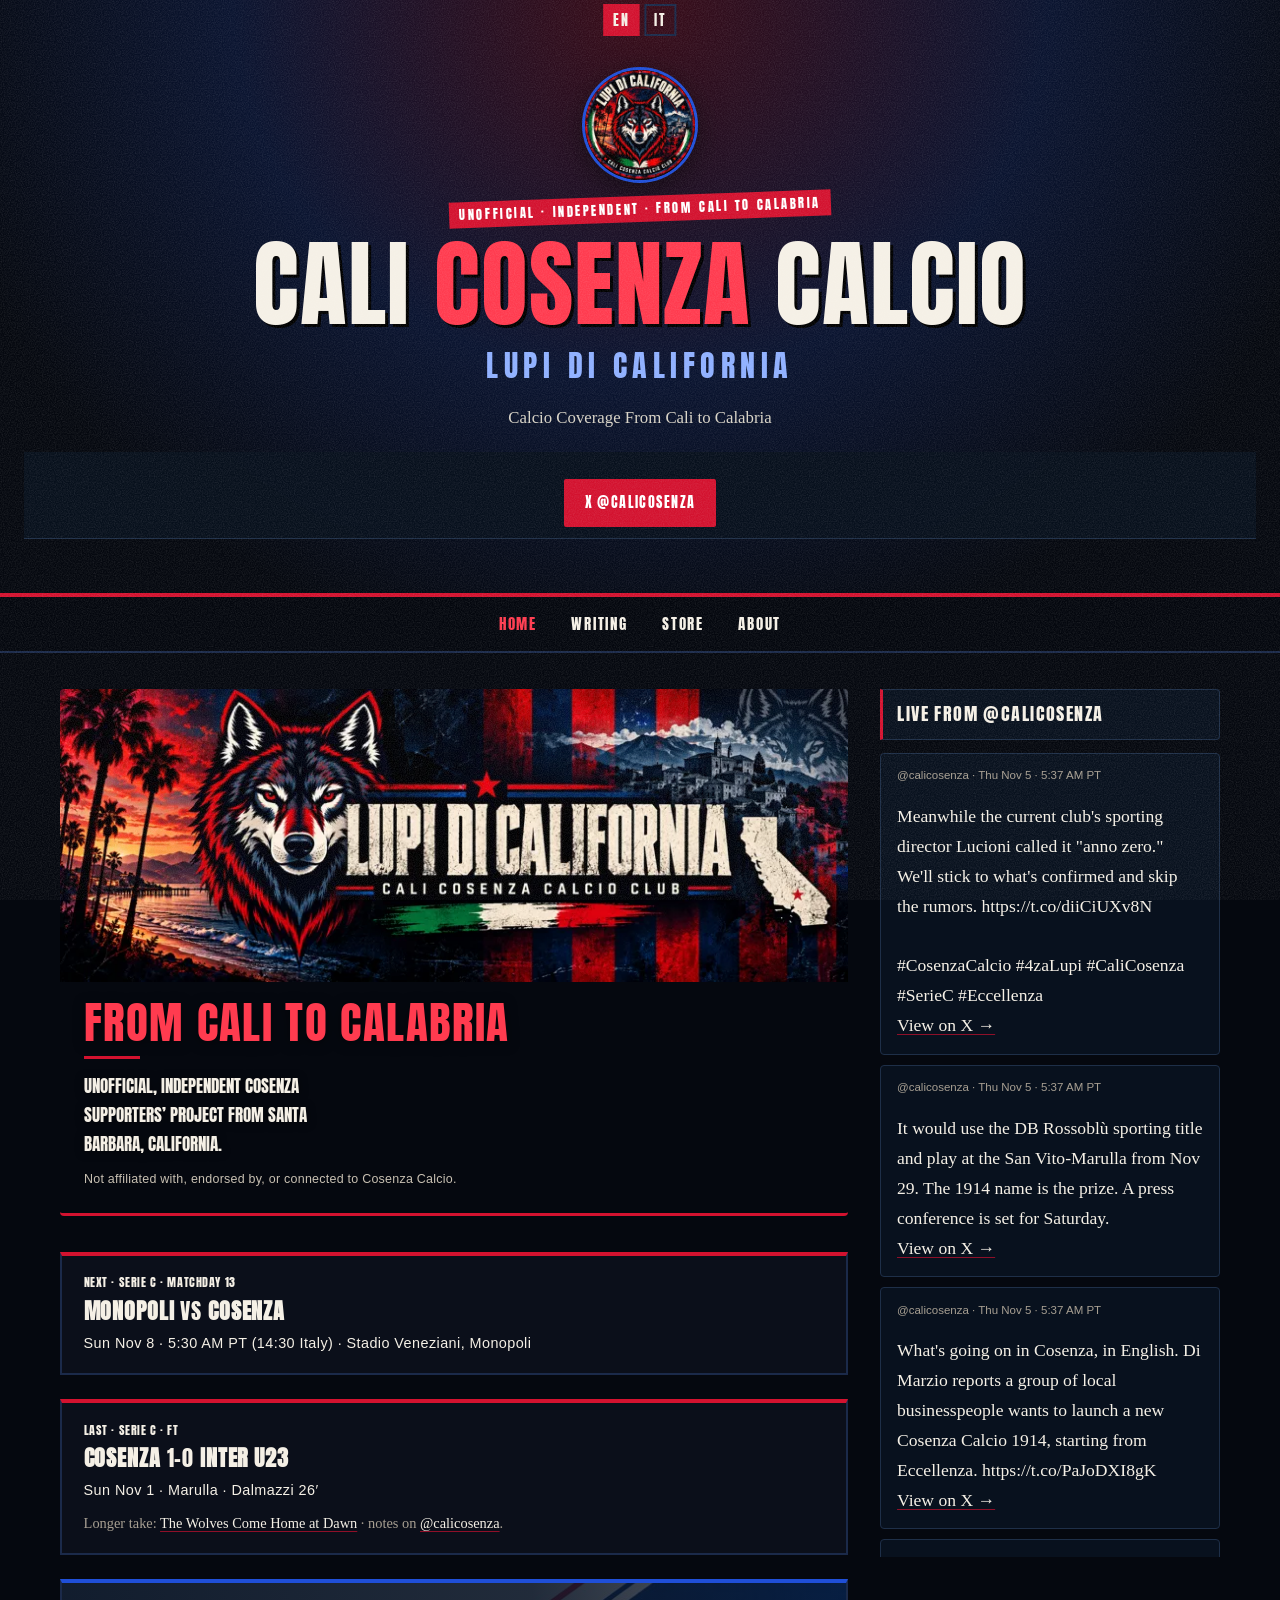
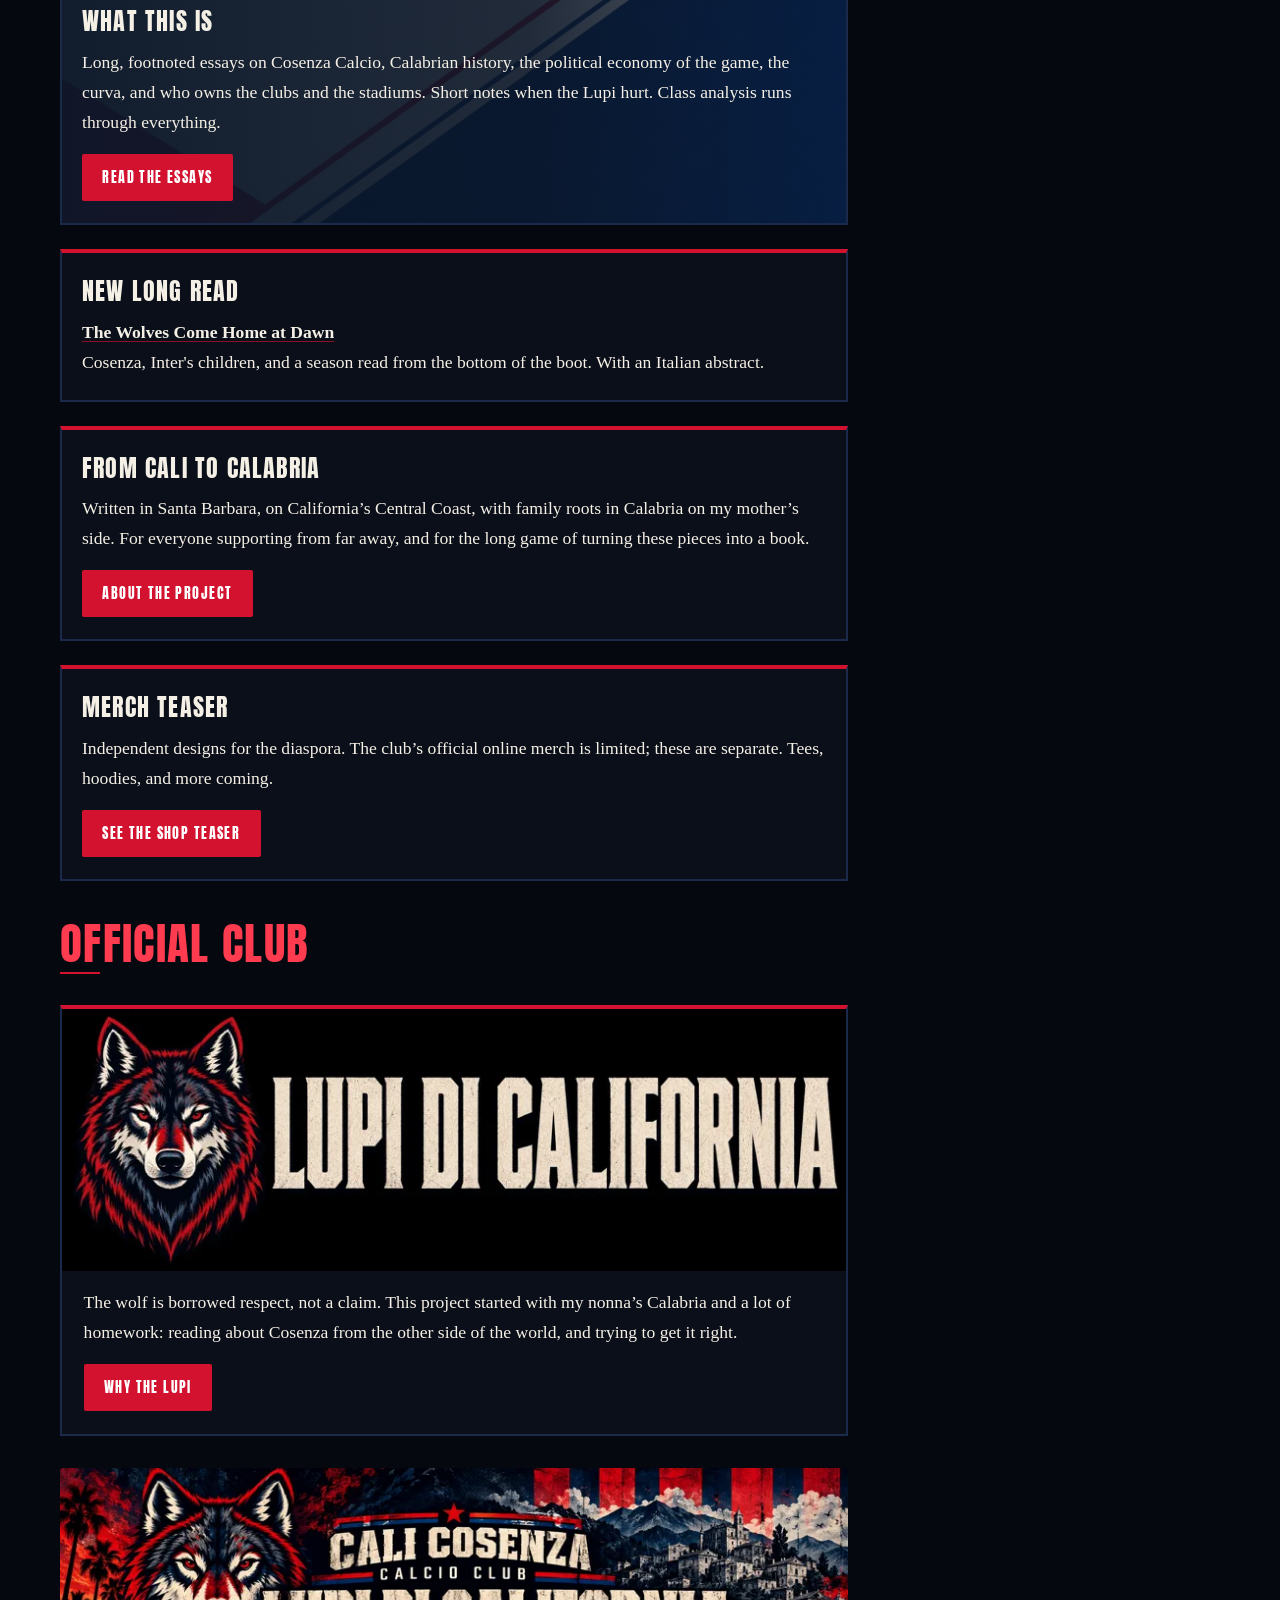
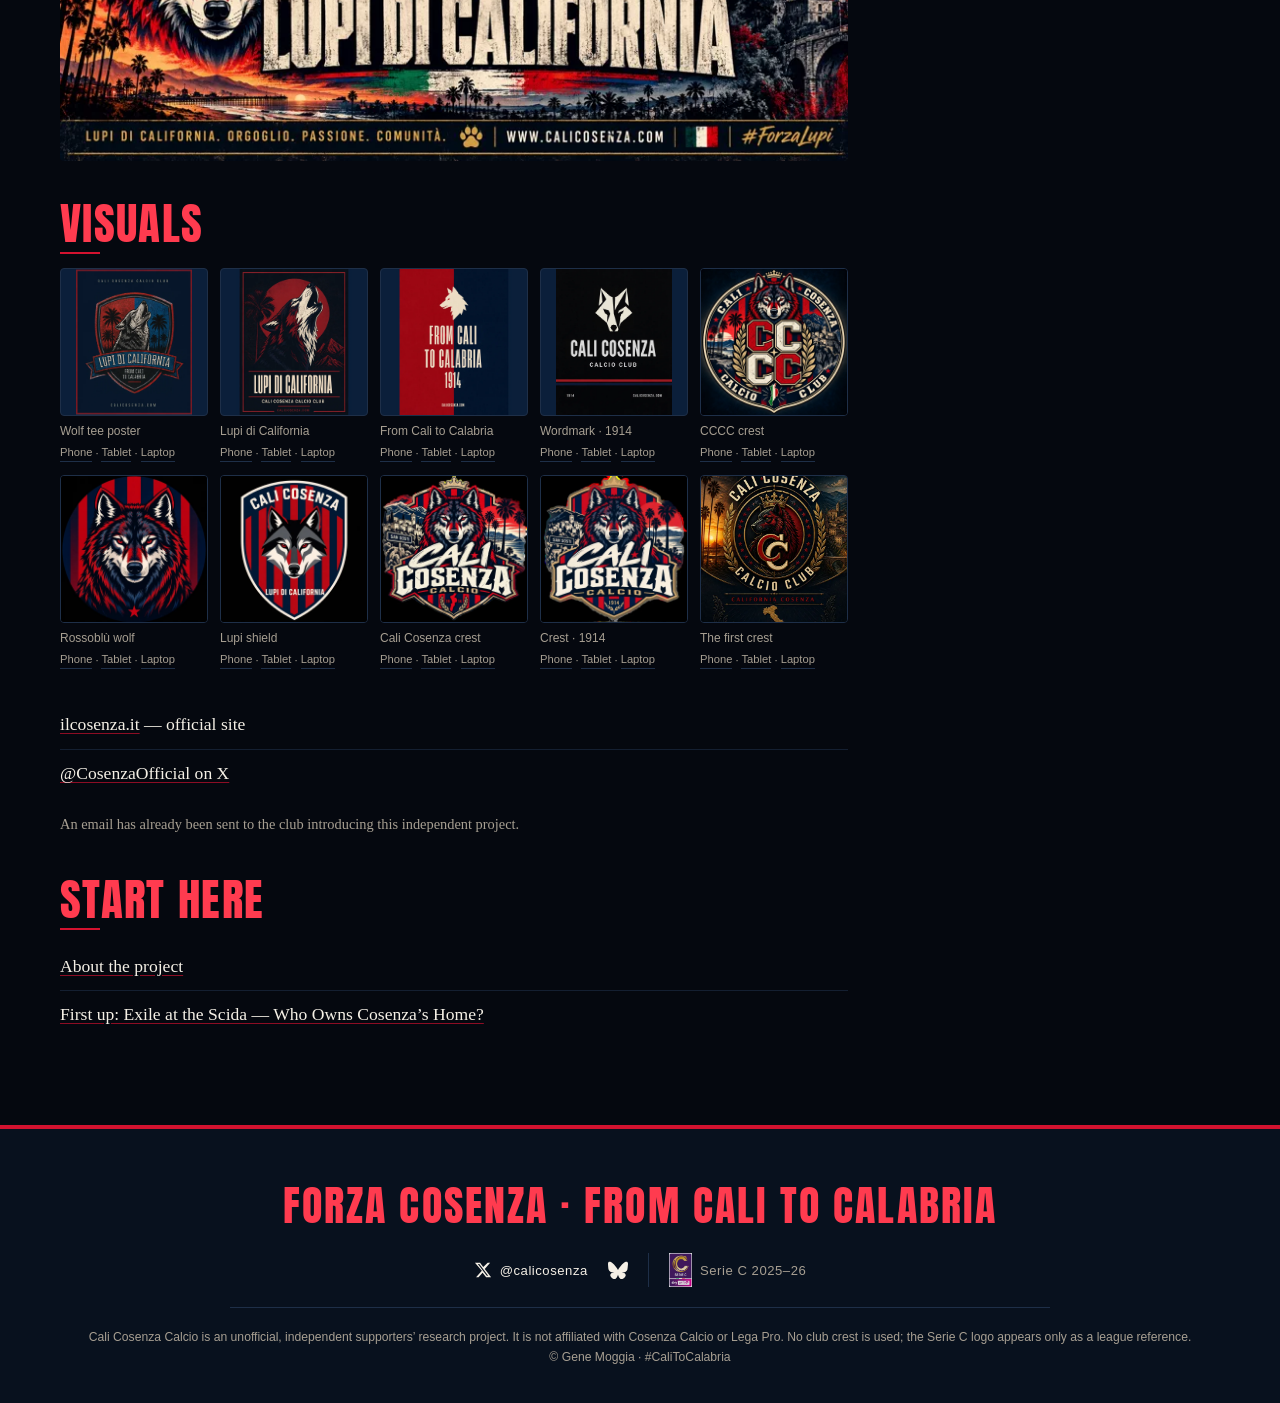
<file: index.html>
<!DOCTYPE html>
<html lang="en">
<head>
<meta charset="UTF-8">
<meta name="viewport" content="width=device-width, initial-scale=1.0">
<title>Cali Cosenza Calcio | Lupi di California — Calcio Coverage From Cali to Calabria</title>
<meta name="description" content="Unofficial, independent Cosenza Calcio coverage from Santa Barbara, California. Class analysis, Calabrian history, and supporter culture. Lupi di California.">
<meta property="og:type" content="website">
<meta property="og:site_name" content="Cali Cosenza Calcio">
<meta property="og:title" content="Cali Cosenza Calcio — Lupi di California">
<meta property="og:description" content="Calcio Coverage From Cali to Calabria. Independent Cosenza Calcio coverage.">
<meta property="og:image" content="https://calicosenza.com/img/share-card-1080.png">
<meta name="twitter:card" content="summary_large_image">
<meta name="twitter:site" content="@calicosenza">
<meta name="twitter:image" content="https://calicosenza.com/img/share-card-1080.png">
<link rel="preload" href="/fonts/anton.woff2" as="font" type="font/woff2" crossorigin>
<link rel="stylesheet" href="/style.css">
<link rel="icon" type="image/png" sizes="32x32" href="/img/lupi/favicon-32.png">
<link rel="apple-touch-icon" href="/img/lupi/apple-touch-icon.png"><link rel="preload" as="image" href="/img/lupi/hero-1600.webp" imagesrcset="/img/lupi/hero-800.webp 800w, /img/lupi/hero-1600.webp 1600w" imagesizes="(min-width:1024px) 640px, 100vw">
<link rel="alternate" hreflang="en" href="https://calicosenza.com/">
<link rel="alternate" hreflang="it" href="https://calicosenza.com/it/">
<link rel="alternate" hreflang="x-default" href="https://calicosenza.com/">
<script>try{if(localStorage.getItem("cc-lang")==="it"&&!document.referrer.includes("/it/"))location.replace("/it/"+location.pathname.replace(/^\//,""))}catch(e){}</script>
</head>
<body>
<div class="lang"><a href="/" hreflang="en" lang="en" aria-current="true">EN</a> <a href="/it/" hreflang="it" lang="it">IT</a></div>

<a class="skip" href="#main">Skip to content</a>
<header class="chero">
  <img class="ccrest" src="/img/lupi/crest-240.webp" width="240" height="240" alt="Lupi di California round crest: a wolf with palms and San Sosti, Cali Cosenza Calcio Club">
  <p class="kicker">Unofficial · Independent · From Cali to Calabria</p>
  <h1><span>Cali</span> <span class="w">Cosenza</span> <span>Calcio</span></h1>
  <p class="sub">Lupi di California</p>
  <p class="tag">Calcio Coverage From Cali to Calabria</p>
  <nav class="btns" aria-label="Follow Cali Cosenza Calcio">
    <a class="btn red" href="https://x.com/calicosenza" target="_blank" rel="noopener">X @calicosenza</a>
  </nav>
</header>
<nav class="jump" aria-label="Site">
  <a href="/" class="hot" aria-current="page">Home</a>
  <a href="/writing/">Writing</a>
  <a href="/merch/">Store</a>
  <a href="/about/">About</a>
</nav>
<div class="layout">
<details class="xfeed" id="xfeed" aria-label="Latest from @calicosenza">
  <summary>Live from @calicosenza</summary>
  <div class="xfeed-body">
  <div class="xlive" id="xlive"><a class="twitter-timeline" data-theme="dark" data-dnt="true" data-chrome="noheader nofooter transparent" data-link-color="#e03a3e" data-height="600" href="https://twitter.com/calicosenza">@calicosenza on X</a></div>
<style>.xlive{margin:0 0 12px;border-radius:10px;overflow:hidden}.xlive iframe{color-scheme:dark}.xlive>a.twitter-timeline{display:none}</style>
<script>(function(){var w=document.getElementById('xlive'),f=document.getElementById('xfallback');if(!w)return;var done=false;
function ok(){var i=w.querySelector('iframe');return i&&i.offsetHeight>0;}
function show(){if(done)return;if(ok()){done=true;if(f)f.style.display='none';}}
function fail(){if(done)return;if(!ok()){done=true;w.remove();if(f)f.style.display='';}else show();}
var s=document.createElement('script');s.async=true;s.src='https://platform.twitter.com/widgets.js';s.charset='utf-8';
s.onload=function(){try{twttr.ready(function(t){t.events.bind('rendered',function(){setTimeout(show,300);});});}catch(e){}};
s.onerror=fail;document.head.appendChild(s);setTimeout(fail,6000);})();</script>
  <div class="xfallback" id="xfallback"><!-- XFEED:START --><article class="xcard"><p class="xmeta">@calicosenza · Thu Nov 5 · 5:37 AM PT</p><p>Meanwhile the current club&#x27;s sporting director Lucioni called it &quot;anno zero.&quot; We&#x27;ll stick to what&#x27;s confirmed and skip the rumors. https://t.co/diiCiUXv8N<br><br>#CosenzaCalcio #4zaLupi #CaliCosenza #SerieC #Eccellenza</p><a href="https://x.com/calicosenza/status/2118336828126253414" target="_blank" rel="noopener">View on X →</a></article><article class="xcard"><p class="xmeta">@calicosenza · Thu Nov 5 · 5:37 AM PT</p><p>It would use the DB Rossoblù sporting title and play at the San Vito-Marulla from Nov 29. The 1914 name is the prize. A press conference is set for Saturday.</p><a href="https://x.com/calicosenza/status/2118336827211792677" target="_blank" rel="noopener">View on X →</a></article><article class="xcard"><p class="xmeta">@calicosenza · Thu Nov 5 · 5:37 AM PT</p><p>What&#x27;s going on in Cosenza, in English. Di Marzio reports a group of local businesspeople wants to launch a new Cosenza Calcio 1914, starting from Eccellenza. https://t.co/PaJoDXI8gK</p><a href="https://x.com/calicosenza/status/2118336825777410148" target="_blank" rel="noopener">View on X →</a></article><article class="xcard"><p class="xmeta">@calicosenza · Thu Nov 5 · 5:36 AM PT</p><p>Di Marzio: a new Cosenza Calcio 1914 plans to restart from Eccellenza at the Marulla from Nov 29. Two clubs, one stadium, one 1914. We asked who owns the home first: https://t.co/diiCiUXv8N<br><br>@seriecofficial #CosenzaCalcio #4zaLupi #CaliCosenza #SerieC #Eccellenza https://t.co/OqEBTKMqSi</p><a href="https://x.com/calicosenza/status/2118336753702416642" target="_blank" rel="noopener">View on X →</a></article><!-- XFEED:END --></div>
  <a class="btn xfollow" href="https://x.com/calicosenza" target="_blank" rel="noopener">Follow @calicosenza</a>
  </div>
</details>
<script>
(function(){var d=document.getElementById('xfeed');var mq=matchMedia('(min-width:1024px)');function sy(){d.open=mq.matches;}sy();mq.addEventListener&&mq.addEventListener('change',sy);
})();
</script>
<script defer src="/feed.js"></script>
<main id="main">
  <div class="hero hero-canva">
    <img class="hero-img" src="/img/lupi/hero-1600.webp" srcset="/img/lupi/hero-800.webp 800w, /img/lupi/hero-1600.webp 1600w" sizes="(min-width:1024px) 640px, 100vw" alt="Lupi di California banner: a wolf between California palms and the coast, Cali Cosenza Calcio Club" width="1600" height="595" fetchpriority="high">
    <h2>From Cali to Calabria</h2>
    <p class="sub">Unofficial, independent Cosenza supporters’ project from Santa Barbara, California.</p>
    <p class="disclaimer">Not affiliated with, endorsed by, or connected to Cosenza Calcio.</p>
  </div>

  <div class="match" aria-label="Next match">
    <div class="match-kicker">Next · Serie C · Matchday 13</div>
    <div class="match-line"><strong>Monopoli</strong> vs <strong>Cosenza</strong></div>
    <div class="match-meta">Sun Nov 8 · 5:30 AM PT (14:30 Italy) · Stadio Veneziani, Monopoli</div>
  </div>

  <div class="match" aria-label="Last match">
    <div class="match-kicker">Last · Serie C · FT</div>
    <div class="match-line"><strong>Cosenza</strong> 1–0 <strong>Inter U23</strong></div>
    <div class="match-meta">Sun Nov 1 · Marulla · Dalmazzi 26′</div>
    <p class="match-note">Longer take: <a href="/writing/wolves-come-home-at-dawn/">The Wolves Come Home at Dawn</a> · notes on <a href="https://x.com/calicosenza">@calicosenza</a>.</p>
  </div>

  <div class="card alt">
    <h3>What this is</h3>
    <p>Long, footnoted essays on Cosenza Calcio, Calabrian history, the political economy of the game, the curva, and who owns the clubs and the stadiums. Short notes when the Lupi hurt. Class analysis runs through everything.</p>
    <a class="btn" href="/writing/">Read the essays</a>
  </div>

<div class="card">
    <h3>New long read</h3>
    <p><strong><a href="/writing/wolves-come-home-at-dawn/">The Wolves Come Home at Dawn</a></strong><br>
    Cosenza, Inter's children, and a season read from the bottom of the boot. With an Italian abstract.</p>
  </div>

  <div class="card">
    <h3>From Cali to Calabria</h3>
    <p>Written in Santa Barbara, on California’s Central Coast, with family roots in Calabria on my mother’s side. For everyone supporting from far away, and for the long game of turning these pieces into a book.</p>
    <a class="btn" href="/about/">About the project</a>
  </div>

  <div class="card">
    <h3>Merch teaser</h3>
    <p>Independent designs for the diaspora. The club’s official online merch is limited; these are separate. Tees, hoodies, and more coming.</p>
    <a class="btn" href="/merch/">See the shop teaser</a>
  </div>

  <h2 class="section">Official club</h2>
<section class="lupi-band" id="lupi">
  <h2 class="lupi-head"><img src="/img/lupi/wordmark-1400.webp" srcset="/img/lupi/wordmark-800.webp 800w, /img/lupi/wordmark-1400.webp 1400w" sizes="(min-width:1024px) 640px, 100vw" alt="Lupi di California" width="1400" height="467" loading="lazy"></h2>
  <div class="lupi-txt">
    <p>The wolf is borrowed respect, not a claim. This project started with my nonna’s Calabria and a lot of homework: reading about Cosenza from the other side of the world, and trying to get it right.</p>
    <a class="btn" href="/about/">Why the Lupi</a>
  </div>
</section>
<img class="lupi-wide" src="/img/lupi/band-1600.webp" srcset="/img/lupi/band-800.webp 800w, /img/lupi/band-1600.webp 1600w" sizes="(min-width:1024px) 640px, 100vw" alt="Cali Cosenza Calcio Club, Lupi di California banner with a wolf, palms and a Calabrian town" width="1600" height="595" loading="lazy" decoding="async">
<h2 class="section">Visuals</h2>
<div class="gallery" id="gallery"><figure><img class="poster" src="/img/posters/wolf-tee-1080.webp" srcset="/img/posters/wolf-tee-600.webp 600w, /img/posters/wolf-tee-1080.webp 1080w" sizes="(min-width:1024px) 200px, 50vw" alt="Lupi di California tee poster: a howling wolf on a red and blue shield with palms" loading="lazy" decoding="async"><figcaption>Wolf tee poster</figcaption><span class="wp-dl"><a href="/img/wallpapers/wolf-tee-phone.jpg" download="calicosenza-wolf-tee-phone.jpg">Phone</a> · <a href="/img/wallpapers/wolf-tee-tablet.jpg" download="calicosenza-wolf-tee-tablet.jpg">Tablet</a> · <a href="/img/wallpapers/wolf-tee-laptop.jpg" download="calicosenza-wolf-tee-laptop.jpg">Laptop</a></span></figure><figure><img class="poster" src="/img/posters/lupi-di-california-1080.webp" srcset="/img/posters/lupi-di-california-600.webp 600w, /img/posters/lupi-di-california-1080.webp 1080w" sizes="(min-width:1024px) 200px, 50vw" alt="Lupi di California poster: a wolf howling at a red moon beside a palm" loading="lazy" decoding="async"><figcaption>Lupi di California</figcaption><span class="wp-dl"><a href="/img/wallpapers/lupi-di-california-phone.jpg" download="calicosenza-lupi-di-california-phone.jpg">Phone</a> · <a href="/img/wallpapers/lupi-di-california-tablet.jpg" download="calicosenza-lupi-di-california-tablet.jpg">Tablet</a> · <a href="/img/wallpapers/lupi-di-california-laptop.jpg" download="calicosenza-lupi-di-california-laptop.jpg">Laptop</a></span></figure><figure><img class="poster" src="/img/posters/cali-to-calabria-1080.webp" srcset="/img/posters/cali-to-calabria-600.webp 600w, /img/posters/cali-to-calabria-1080.webp 1080w" sizes="(min-width:1024px) 200px, 50vw" alt="From Cali to Calabria 1914 poster on red and navy halves with a wolf head" loading="lazy" decoding="async"><figcaption>From Cali to Calabria</figcaption><span class="wp-dl"><a href="/img/wallpapers/cali-to-calabria-phone.jpg" download="calicosenza-cali-to-calabria-phone.jpg">Phone</a> · <a href="/img/wallpapers/cali-to-calabria-tablet.jpg" download="calicosenza-cali-to-calabria-tablet.jpg">Tablet</a> · <a href="/img/wallpapers/cali-to-calabria-laptop.jpg" download="calicosenza-cali-to-calabria-laptop.jpg">Laptop</a></span></figure><figure><img class="poster" src="/img/posters/wordmark-1914-1080.webp" srcset="/img/posters/wordmark-1914-600.webp 600w, /img/posters/wordmark-1914-1080.webp 1080w" sizes="(min-width:1024px) 200px, 50vw" alt="Cali Cosenza Calcio Club wordmark poster with a geometric wolf and 1914" loading="lazy" decoding="async"><figcaption>Wordmark · 1914</figcaption><span class="wp-dl"><a href="/img/wallpapers/wordmark-1914-phone.jpg" download="calicosenza-wordmark-1914-phone.jpg">Phone</a> · <a href="/img/wallpapers/wordmark-1914-tablet.jpg" download="calicosenza-wordmark-1914-tablet.jpg">Tablet</a> · <a href="/img/wallpapers/wordmark-1914-laptop.jpg" download="calicosenza-wordmark-1914-laptop.jpg">Laptop</a></span></figure><figure><img src="/img/lupi/cccc-1200.webp" srcset="/img/lupi/cccc-600.webp 600w, /img/lupi/cccc-1200.webp 1200w" sizes="(min-width:1024px) 200px, 50vw" alt="CCCC crest: a wolf over four Cs with palms and a Calabrian hill town" loading="lazy" decoding="async"><figcaption>CCCC crest</figcaption><span class="wp-dl"><a href="/img/wallpapers/cccc-phone.jpg" download="calicosenza-cccc-phone.jpg">Phone</a> · <a href="/img/wallpapers/cccc-tablet.jpg" download="calicosenza-cccc-tablet.jpg">Tablet</a> · <a href="/img/wallpapers/cccc-laptop.jpg" download="calicosenza-cccc-laptop.jpg">Laptop</a></span></figure><figure><img src="/img/lupi/wolf-round-1200.webp" srcset="/img/lupi/wolf-round-600.webp 600w, /img/lupi/wolf-round-1200.webp 1200w" sizes="(min-width:1024px) 200px, 50vw" alt="Round wolf emblem on red and navy stripes" loading="lazy" decoding="async"><figcaption>Rossoblù wolf</figcaption><span class="wp-dl"><a href="/img/wallpapers/wolf-round-phone.jpg" download="calicosenza-wolf-round-phone.jpg">Phone</a> · <a href="/img/wallpapers/wolf-round-tablet.jpg" download="calicosenza-wolf-round-tablet.jpg">Tablet</a> · <a href="/img/wallpapers/wolf-round-laptop.jpg" download="calicosenza-wolf-round-laptop.jpg">Laptop</a></span></figure><figure><img src="/img/lupi/shield-1200.webp" srcset="/img/lupi/shield-600.webp 600w, /img/lupi/shield-1200.webp 1200w" sizes="(min-width:1024px) 200px, 50vw" alt="Striped shield with a wolf head, Lupi di California" loading="lazy" decoding="async"><figcaption>Lupi shield</figcaption><span class="wp-dl"><a href="/img/wallpapers/shield-phone.jpg" download="calicosenza-shield-phone.jpg">Phone</a> · <a href="/img/wallpapers/shield-tablet.jpg" download="calicosenza-shield-tablet.jpg">Tablet</a> · <a href="/img/wallpapers/shield-laptop.jpg" download="calicosenza-shield-laptop.jpg">Laptop</a></span></figure><figure><img src="/img/lupi/wolf-crest-a-1200.webp" srcset="/img/lupi/wolf-crest-a-600.webp 600w, /img/lupi/wolf-crest-a-1200.webp 1200w" sizes="(min-width:1024px) 200px, 50vw" alt="Cali Cosenza Calcio wolf crest with palms and San Sosti" loading="lazy" decoding="async"><figcaption>Cali Cosenza crest</figcaption><span class="wp-dl"><a href="/img/wallpapers/wolf-crest-a-phone.jpg" download="calicosenza-wolf-crest-a-phone.jpg">Phone</a> · <a href="/img/wallpapers/wolf-crest-a-tablet.jpg" download="calicosenza-wolf-crest-a-tablet.jpg">Tablet</a> · <a href="/img/wallpapers/wolf-crest-a-laptop.jpg" download="calicosenza-wolf-crest-a-laptop.jpg">Laptop</a></span></figure><figure><img src="/img/lupi/wolf-crest-1914-1200.webp" srcset="/img/lupi/wolf-crest-1914-600.webp 600w, /img/lupi/wolf-crest-1914-1200.webp 1200w" sizes="(min-width:1024px) 200px, 50vw" alt="Cali Cosenza Calcio wolf crest with San Sosti and 1914" loading="lazy" decoding="async"><figcaption>Crest · 1914</figcaption><span class="wp-dl"><a href="/img/wallpapers/wolf-crest-1914-phone.jpg" download="calicosenza-wolf-crest-1914-phone.jpg">Phone</a> · <a href="/img/wallpapers/wolf-crest-1914-tablet.jpg" download="calicosenza-wolf-crest-1914-tablet.jpg">Tablet</a> · <a href="/img/wallpapers/wolf-crest-1914-laptop.jpg" download="calicosenza-wolf-crest-1914-laptop.jpg">Laptop</a></span></figure><figure><img src="/img/gallery/crest-cali-cosenza-600.webp" srcset="/img/gallery/crest-cali-cosenza-600.webp 600w, /img/gallery/crest-cali-cosenza.webp 1200w" sizes="(min-width:1024px) 200px, 50vw" alt="Earlier Cali Cosenza Calcio Club fan crest with a wolf, palms and the coast" loading="lazy" decoding="async"><figcaption>The first crest</figcaption><span class="wp-dl"><a href="/img/wallpapers/crest-cali-cosenza-phone.jpg" download="calicosenza-crest-cali-cosenza-phone.jpg">Phone</a> · <a href="/img/wallpapers/crest-cali-cosenza-tablet.jpg" download="calicosenza-crest-cali-cosenza-tablet.jpg">Tablet</a> · <a href="/img/wallpapers/crest-cali-cosenza-laptop.jpg" download="calicosenza-crest-cali-cosenza-laptop.jpg">Laptop</a></span></figure></div>
  <ul class="links">
    <li><a href="https://www.ilcosenza.it/" target="_blank" rel="noopener">ilcosenza.it</a> — official site</li>
    <li><a href="https://x.com/CosenzaOfficial" target="_blank" rel="noopener">@CosenzaOfficial on X</a></li>
  </ul>
  <p class="note">An email has already been sent to the club introducing this independent project.</p>

  <h2 class="section">Start here</h2>
  <ul class="links">
    <li><a href="/about/">About the project</a></li>
    <li><a href="/writing/">First up: Exile at the Scida — Who Owns Cosenza’s Home?</a></li>
  </ul>
</main>
</div>
<footer>
  <p class="foot">Forza Cosenza · From Cali to Calabria</p>
  <div class="foot-row">
    <a class="social" href="https://x.com/calicosenza" target="_blank" rel="noopener" aria-label="X @calicosenza"><svg viewBox="0 0 24 24" width="18" height="18" aria-hidden="true"><path fill="currentColor" d="M18.244 2.25h3.308l-7.227 8.26 8.502 11.24H16.17l-4.714-6.231-5.401 6.231H2.744l7.727-8.835L1.254 2.25H8.08l4.253 5.622L18.244 2.25zm-1.161 17.52h1.833L7.084 4.126H5.117L17.083 19.77z"/></svg><span>@calicosenza</span></a>
    <a class="social" href="https://bsky.app/profile/calicosenza.bsky.social" target="_blank" rel="noopener" aria-label="Bluesky @calicosenza.bsky.social"><svg viewBox="0 0 24 24" width="20" height="20" aria-hidden="true"><path fill="currentColor" d="M5.2 3.6C7.9 5.6 10.8 9.7 12 12c1.2-2.3 4.1-6.4 6.8-8.4 1.9-1.4 5.2-2.6 5.2 1 0 .7-.4 6-.7 6.8-.9 3-4 3.8-6.8 3.3 4.8.8 6.1 3.5 3.4 6.2-5 5.2-7.2-1.3-7.8-3-.1-.3-.1-.5-.1-.4 0-.1 0 .1-.1.4-.6 1.7-2.8 8.2-7.8 3-2.7-2.7-1.4-5.4 3.4-6.2C4.7 15.1 1.6 14.3.7 11.3.4 10.5 0 5.3 0 4.6c0-3.6 3.3-2.4 5.2-1z"/></svg></a>
    <span class="league" title="League reference: Cosenza play in Serie C, Girone C, 2025-26"><img src="/img/serie-c-2025-26.png" width="23" height="34" alt="Serie C Sky WiFi 2025-26 league logo" loading="lazy"><span>Serie C 2025–26</span></span>
  </div>
  Cali Cosenza Calcio is an unofficial, independent supporters’ research project. It is not affiliated with Cosenza Calcio or Lega Pro. No club crest is used; the Serie C logo appears only as a league reference.<br>
  © Gene Moggia · #CaliToCalabria
</footer>
<script>try{document.querySelectorAll(".lang a").forEach(function(a){a.addEventListener("click",function(){localStorage.setItem("cc-lang",a.getAttribute("hreflang"))})})}catch(e){}</script>
</body>
</html>
</file>
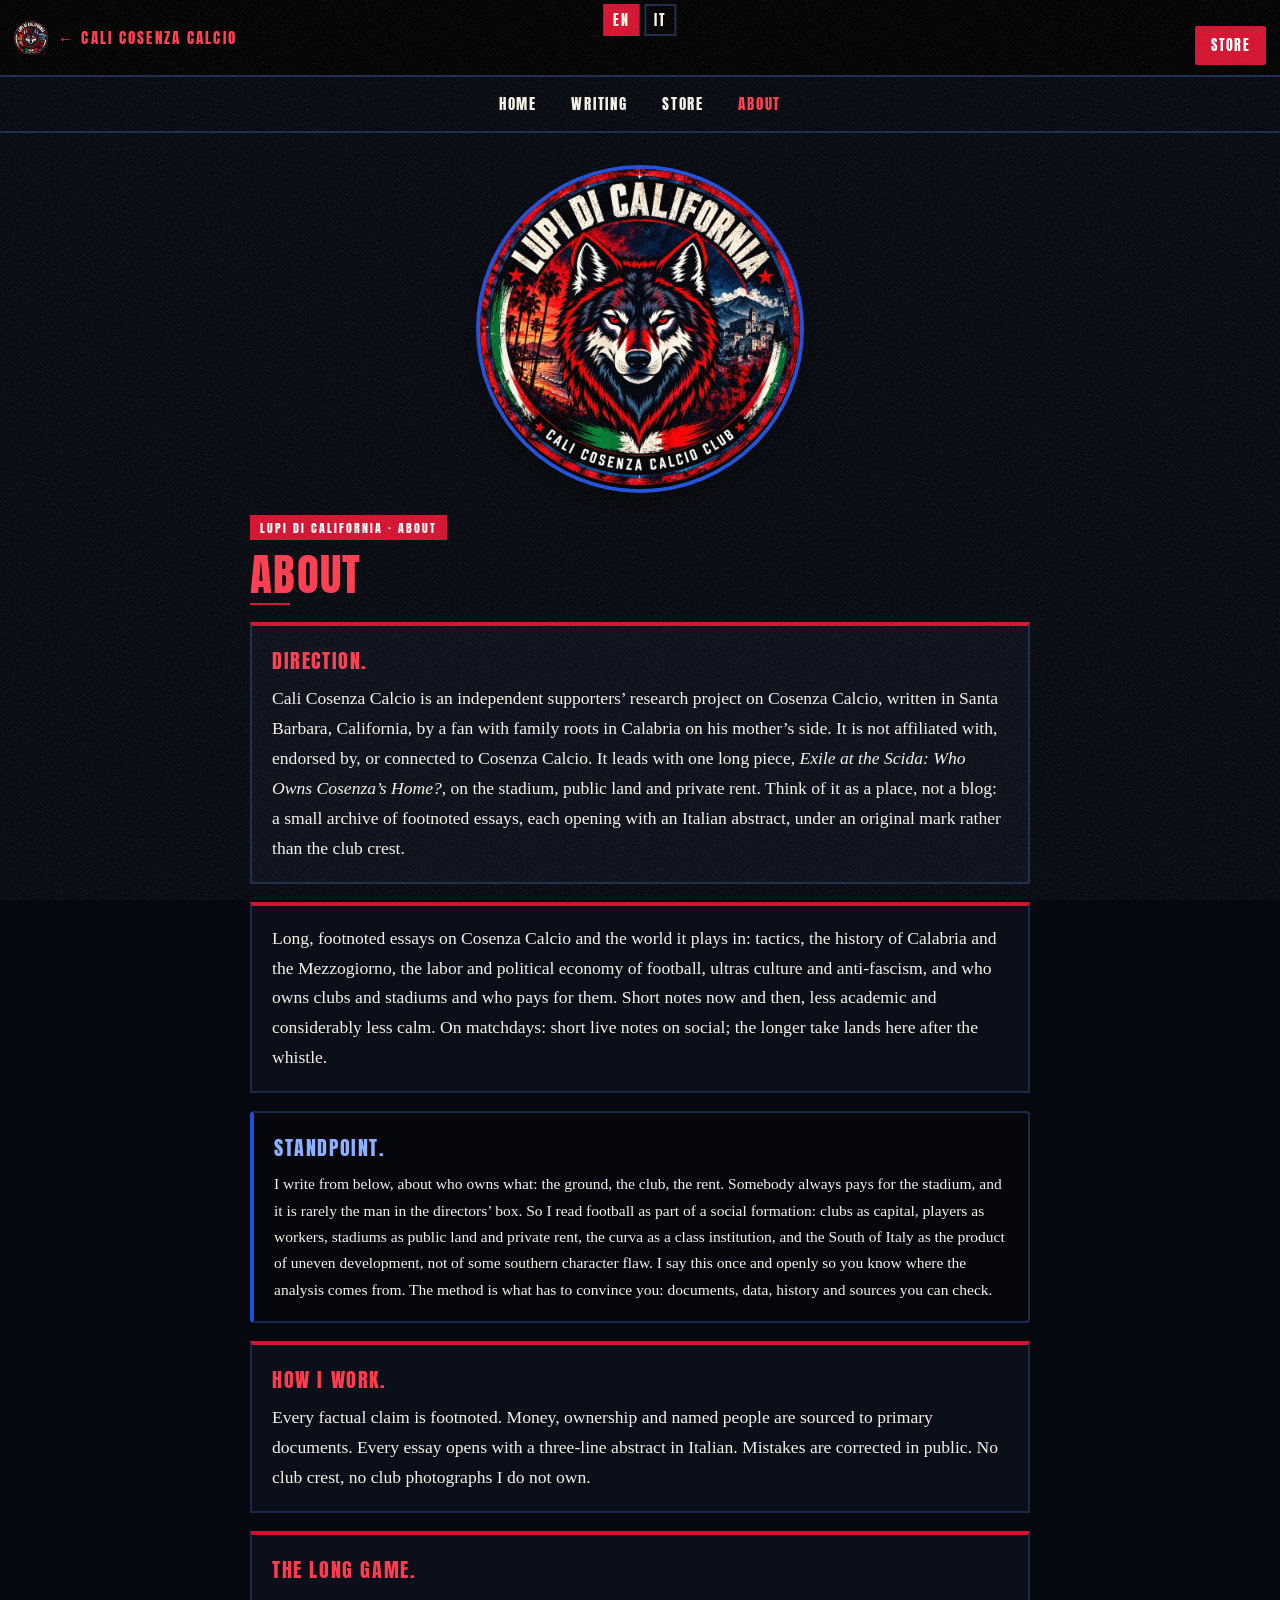
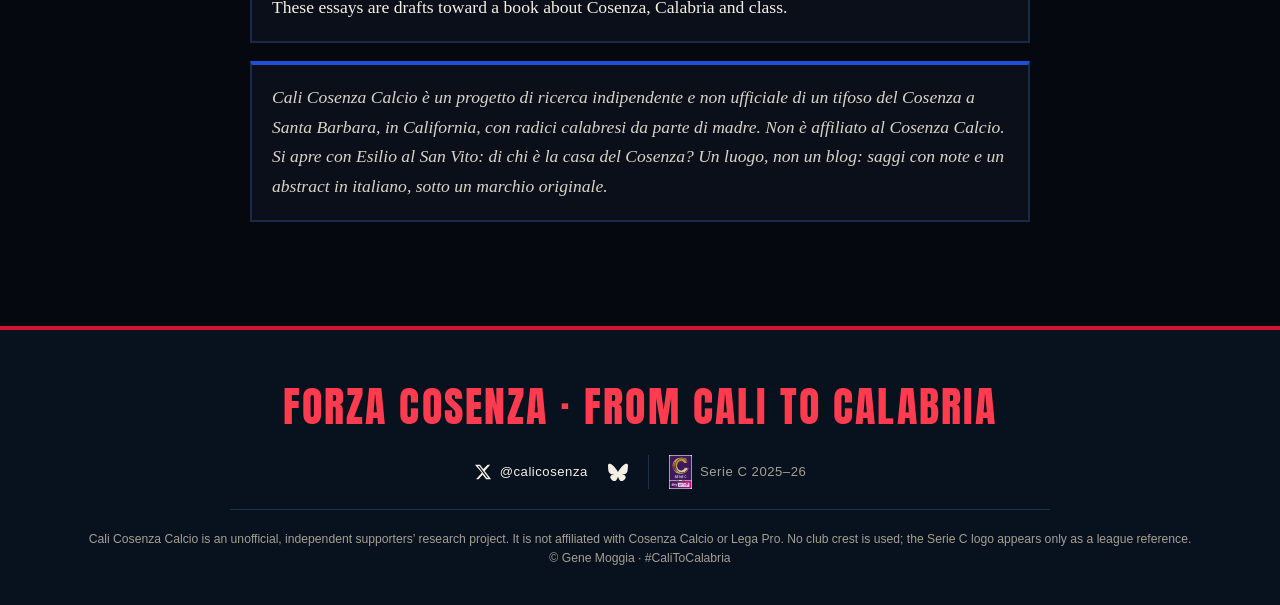
<file: about/index.html>
<!DOCTYPE html>
<html lang="en">
<head>
<meta charset="UTF-8">
<meta name="viewport" content="width=device-width, initial-scale=1.0">
<title>About | Cali Cosenza Calcio — Lupi di California</title>
<link rel="preload" href="/fonts/anton.woff2" as="font" type="font/woff2" crossorigin>
<link rel="stylesheet" href="/style.css">
<link rel="icon" type="image/png" sizes="32x32" href="/img/lupi/favicon-32.png">
<link rel="apple-touch-icon" href="/img/lupi/apple-touch-icon.png">
<link rel="alternate" hreflang="en" href="https://calicosenza.com/about/">
<link rel="alternate" hreflang="it" href="https://calicosenza.com/it/about/">
<link rel="alternate" hreflang="x-default" href="https://calicosenza.com/about/">
<script>try{if(localStorage.getItem("cc-lang")==="it"&&!document.referrer.includes("/it/"))location.replace("/it/"+location.pathname.replace(/^\//,""))}catch(e){}</script>
</head>
<body>
<div class="lang"><a href="/about/" hreflang="en" lang="en" aria-current="true">EN</a> <a href="/it/about/" hreflang="it" lang="it">IT</a></div>

<a class="skip" href="#main">Skip to content</a>
<div class="wbar">
  <a class="brand" href="/"><img src="/img/lupi/crest-240.webp" width="34" height="34" alt="">&larr; Cali Cosenza Calcio</a>
  <a class="btn sm" href="/merch/">Store</a>
</div>
<nav class="jump" aria-label="Site">
  <a href="/">Home</a>
  <a href="/writing/">Writing</a>
  <a href="/merch/">Store</a>
  <a href="/about/" class="hot" aria-current="page">About</a>
</nav>
<main id="main">
<figure class="about-crest"><img src="/img/lupi/crest-800.webp" srcset="/img/lupi/crest-240.webp 240w, /img/lupi/crest-800.webp 800w" sizes="(min-width:760px) 320px, 70vw" alt="Lupi di California crest: wolf, California palms and San Sosti in Calabria" width="800" height="800"></figure>
  <p class="kick">Lupi di California · About</p>
  <h2 class="section">About</h2>
  <div class="about-bio">
    <p><strong>Direction.</strong> Cali Cosenza Calcio is an independent supporters’ research project on Cosenza Calcio, written in Santa Barbara, California, by a fan with family roots in Calabria on his mother’s side. It is not affiliated with, endorsed by, or connected to Cosenza Calcio. It leads with one long piece, <em>Exile at the Scida: Who Owns Cosenza’s Home?</em>, on the stadium, public land and private rent. Think of it as a place, not a blog: a small archive of footnoted essays, each opening with an Italian abstract, under an original mark rather than the club crest.</p>
    <p>Long, footnoted essays on Cosenza Calcio and the world it plays in: tactics, the history of Calabria and the Mezzogiorno, the labor and political economy of football, ultras culture and anti-fascism, and who owns clubs and stadiums and who pays for them. Short notes now and then, less academic and considerably less calm. On matchdays: short live notes on social; the longer take lands here after the whistle.</p>
  </div>

  <div class="standpoint">
    <strong>Standpoint.</strong> I write from below, about who owns what: the ground, the club, the rent. Somebody always pays for the stadium, and it is rarely the man in the directors’ box. So I read football as part of a social formation: clubs as capital, players as workers, stadiums as public land and private rent, the curva as a class institution, and the South of Italy as the product of uneven development, not of some southern character flaw. I say this once and openly so you know where the analysis comes from. The method is what has to convince you: documents, data, history and sources you can check.
  </div>

  <div class="about-bio">
    <p><strong>How I work.</strong> Every factual claim is footnoted. Money, ownership and named people are sourced to primary documents. Every essay opens with a three-line abstract in Italian. Mistakes are corrected in public. No club crest, no club photographs I do not own.</p>
    <p><strong>The long game.</strong> These essays are drafts toward a book about Cosenza, Calabria and class.</p>
    <p lang="it" class="it">Cali Cosenza Calcio è un progetto di ricerca indipendente e non ufficiale di un tifoso del Cosenza a Santa Barbara, in California, con radici calabresi da parte di madre. Non è affiliato al Cosenza Calcio. Si apre con <em>Esilio al San Vito: di chi è la casa del Cosenza?</em> Un luogo, non un blog: saggi con note e un abstract in italiano, sotto un marchio originale.</p>
  </div>
</main>
<footer>
  <p class="foot">Forza Cosenza · From Cali to Calabria</p>
  <div class="foot-row">
    <a class="social" href="https://x.com/calicosenza" target="_blank" rel="noopener" aria-label="X @calicosenza"><svg viewBox="0 0 24 24" width="18" height="18" aria-hidden="true"><path fill="currentColor" d="M18.244 2.25h3.308l-7.227 8.26 8.502 11.24H16.17l-4.714-6.231-5.401 6.231H2.744l7.727-8.835L1.254 2.25H8.08l4.253 5.622L18.244 2.25zm-1.161 17.52h1.833L7.084 4.126H5.117L17.083 19.77z"/></svg><span>@calicosenza</span></a>
    <a class="social" href="https://bsky.app/profile/calicosenza.bsky.social" target="_blank" rel="noopener" aria-label="Bluesky @calicosenza.bsky.social"><svg viewBox="0 0 24 24" width="20" height="20" aria-hidden="true"><path fill="currentColor" d="M5.2 3.6C7.9 5.6 10.8 9.7 12 12c1.2-2.3 4.1-6.4 6.8-8.4 1.9-1.4 5.2-2.6 5.2 1 0 .7-.4 6-.7 6.8-.9 3-4 3.8-6.8 3.3 4.8.8 6.1 3.5 3.4 6.2-5 5.2-7.2-1.3-7.8-3-.1-.3-.1-.5-.1-.4 0-.1 0 .1-.1.4-.6 1.7-2.8 8.2-7.8 3-2.7-2.7-1.4-5.4 3.4-6.2C4.7 15.1 1.6 14.3.7 11.3.4 10.5 0 5.3 0 4.6c0-3.6 3.3-2.4 5.2-1z"/></svg></a>
    <span class="league" title="League reference: Cosenza play in Serie C, Girone C, 2025-26"><img src="/img/serie-c-2025-26.png" width="23" height="34" alt="Serie C Sky WiFi 2025-26 league logo" loading="lazy"><span>Serie C 2025–26</span></span>
  </div>
  Cali Cosenza Calcio is an unofficial, independent supporters’ research project. It is not affiliated with Cosenza Calcio or Lega Pro. No club crest is used; the Serie C logo appears only as a league reference.<br>
  © Gene Moggia · #CaliToCalabria
</footer>
<script>try{document.querySelectorAll(".lang a").forEach(function(a){a.addEventListener("click",function(){localStorage.setItem("cc-lang",a.getAttribute("hreflang"))})})}catch(e){}</script>
</body>
</html>
</file>
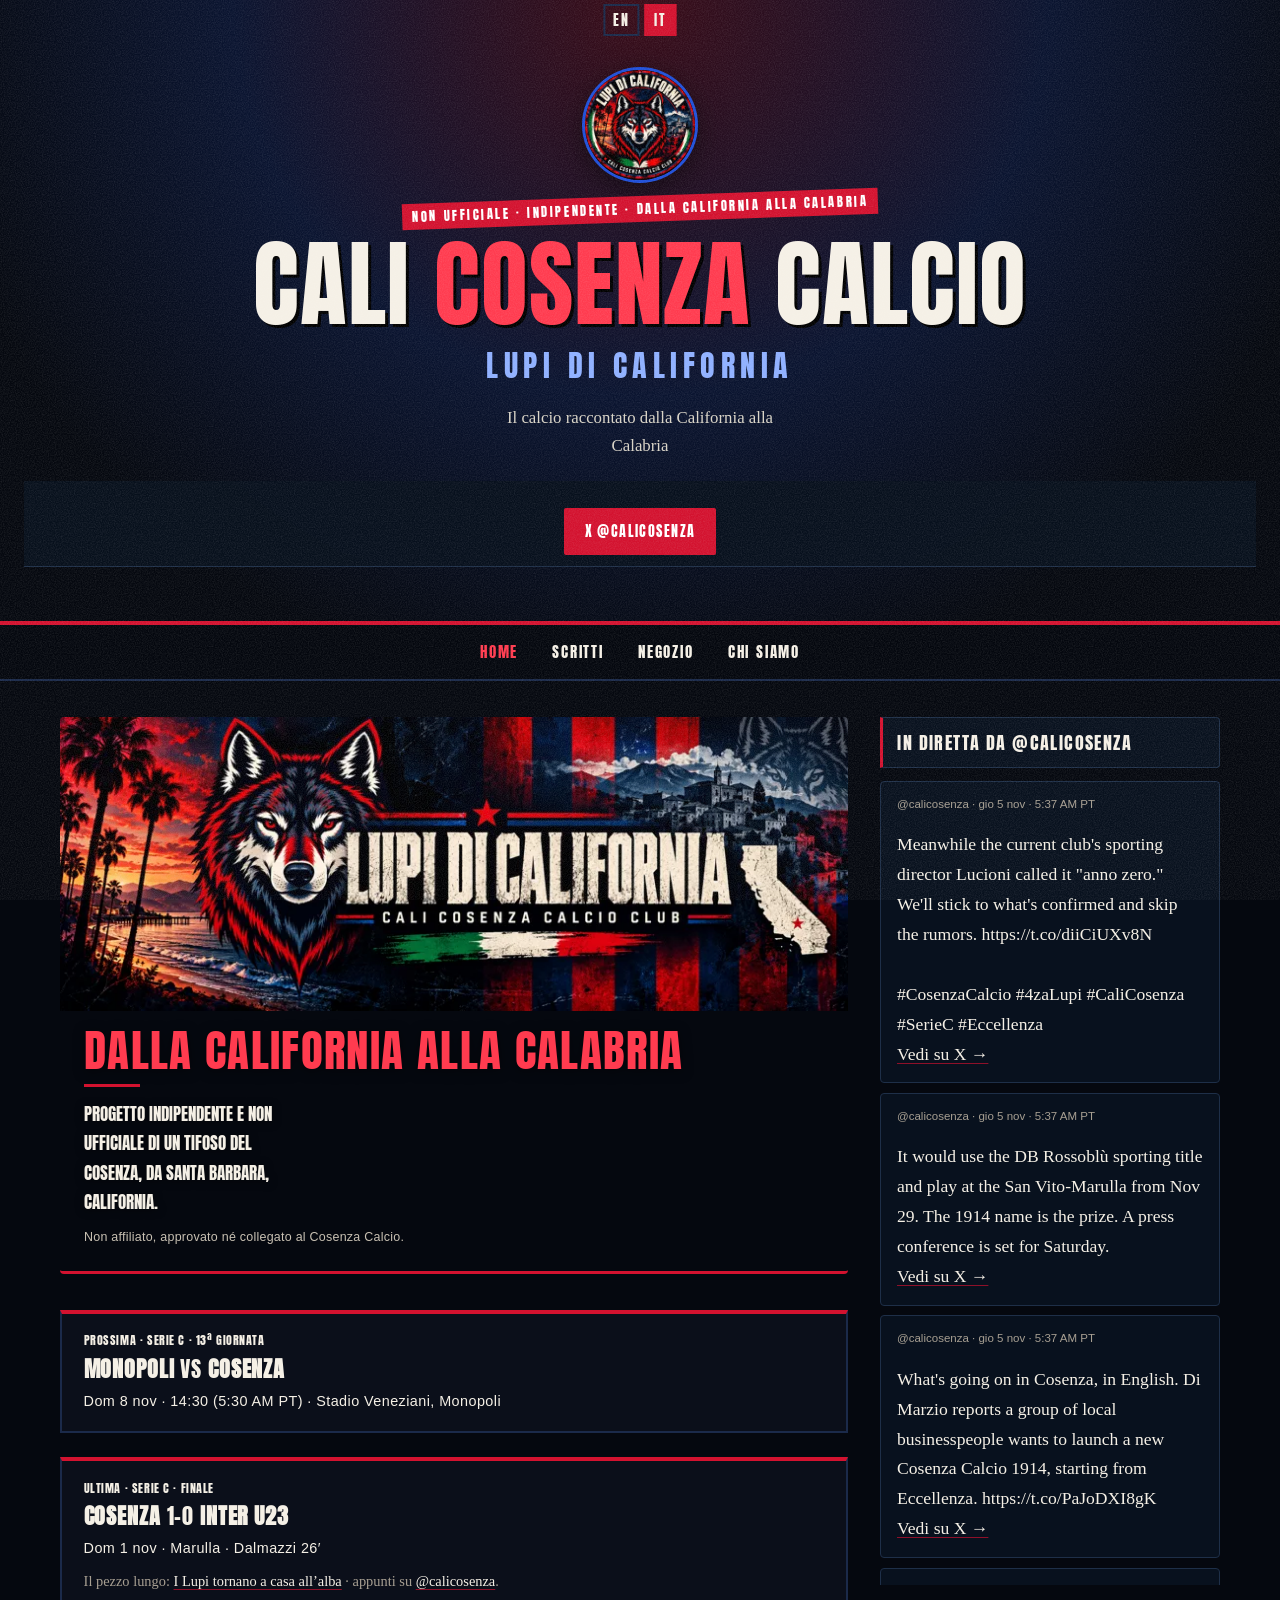
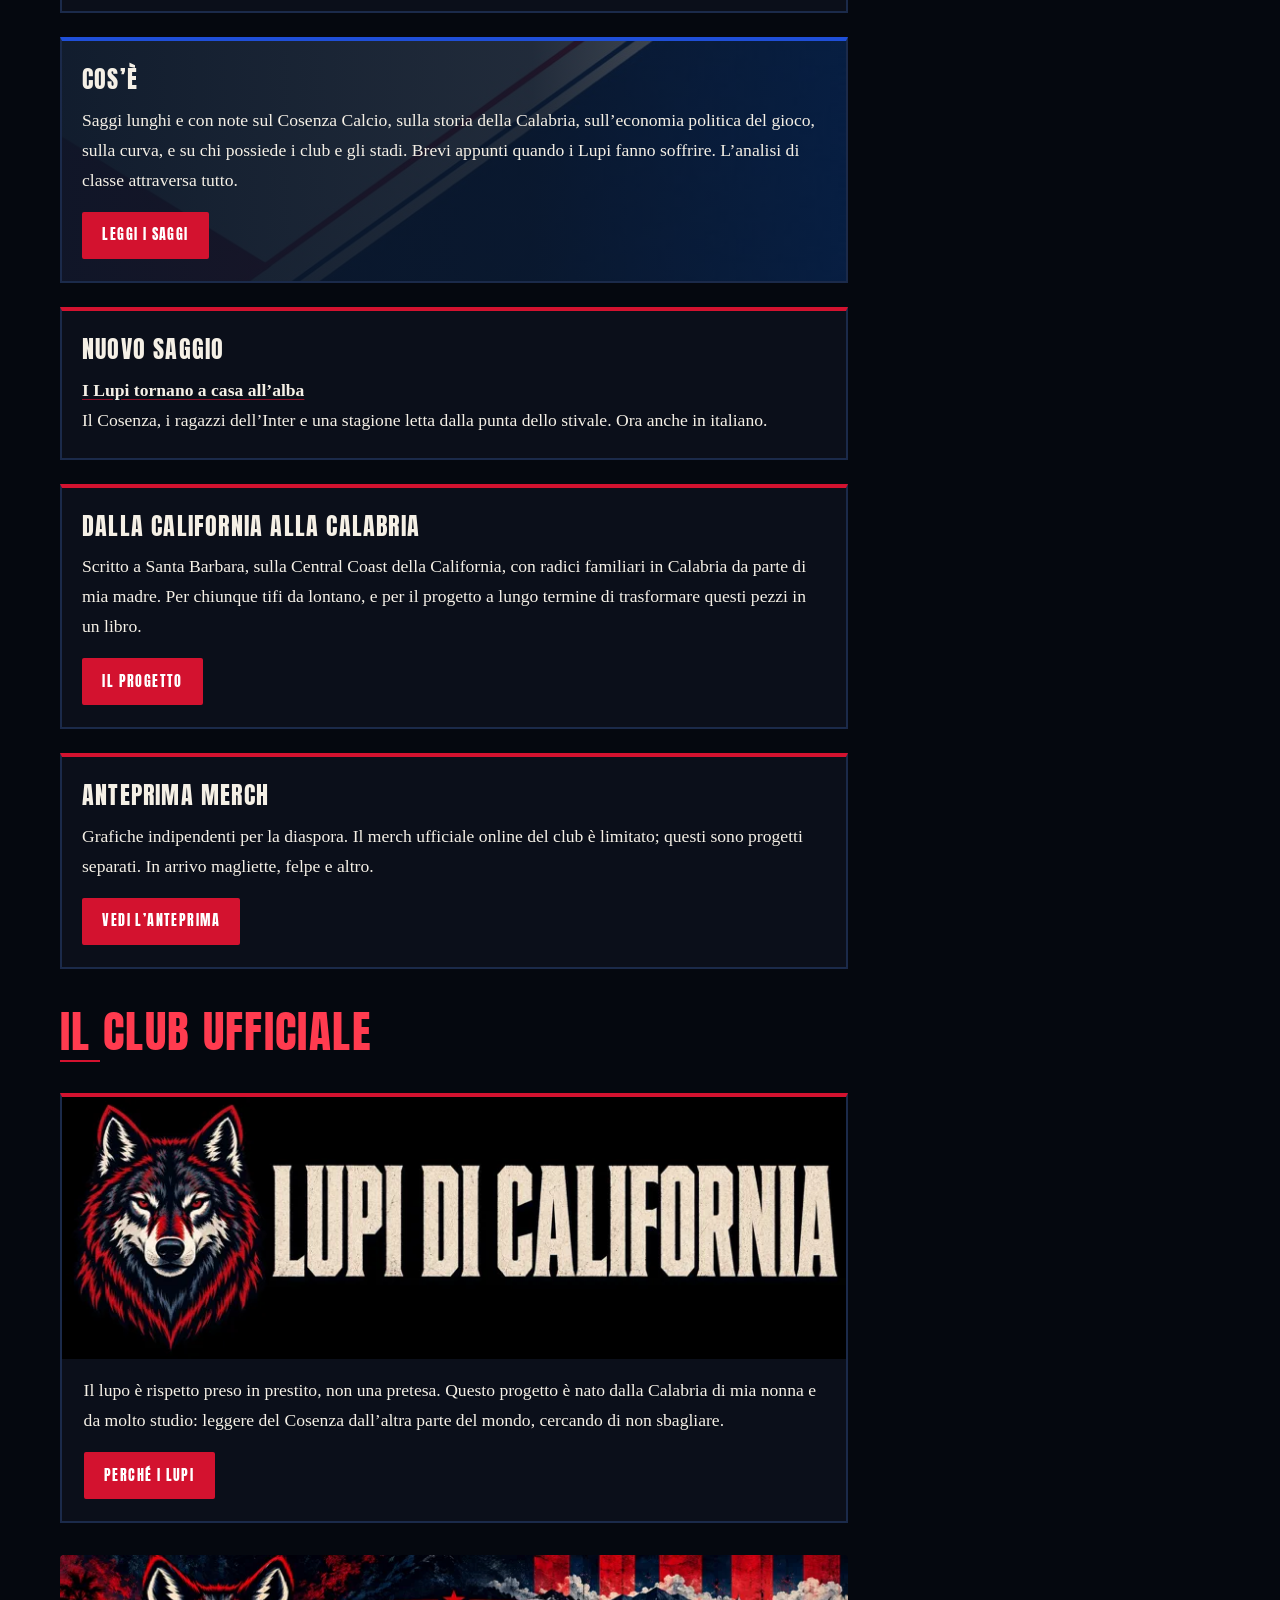
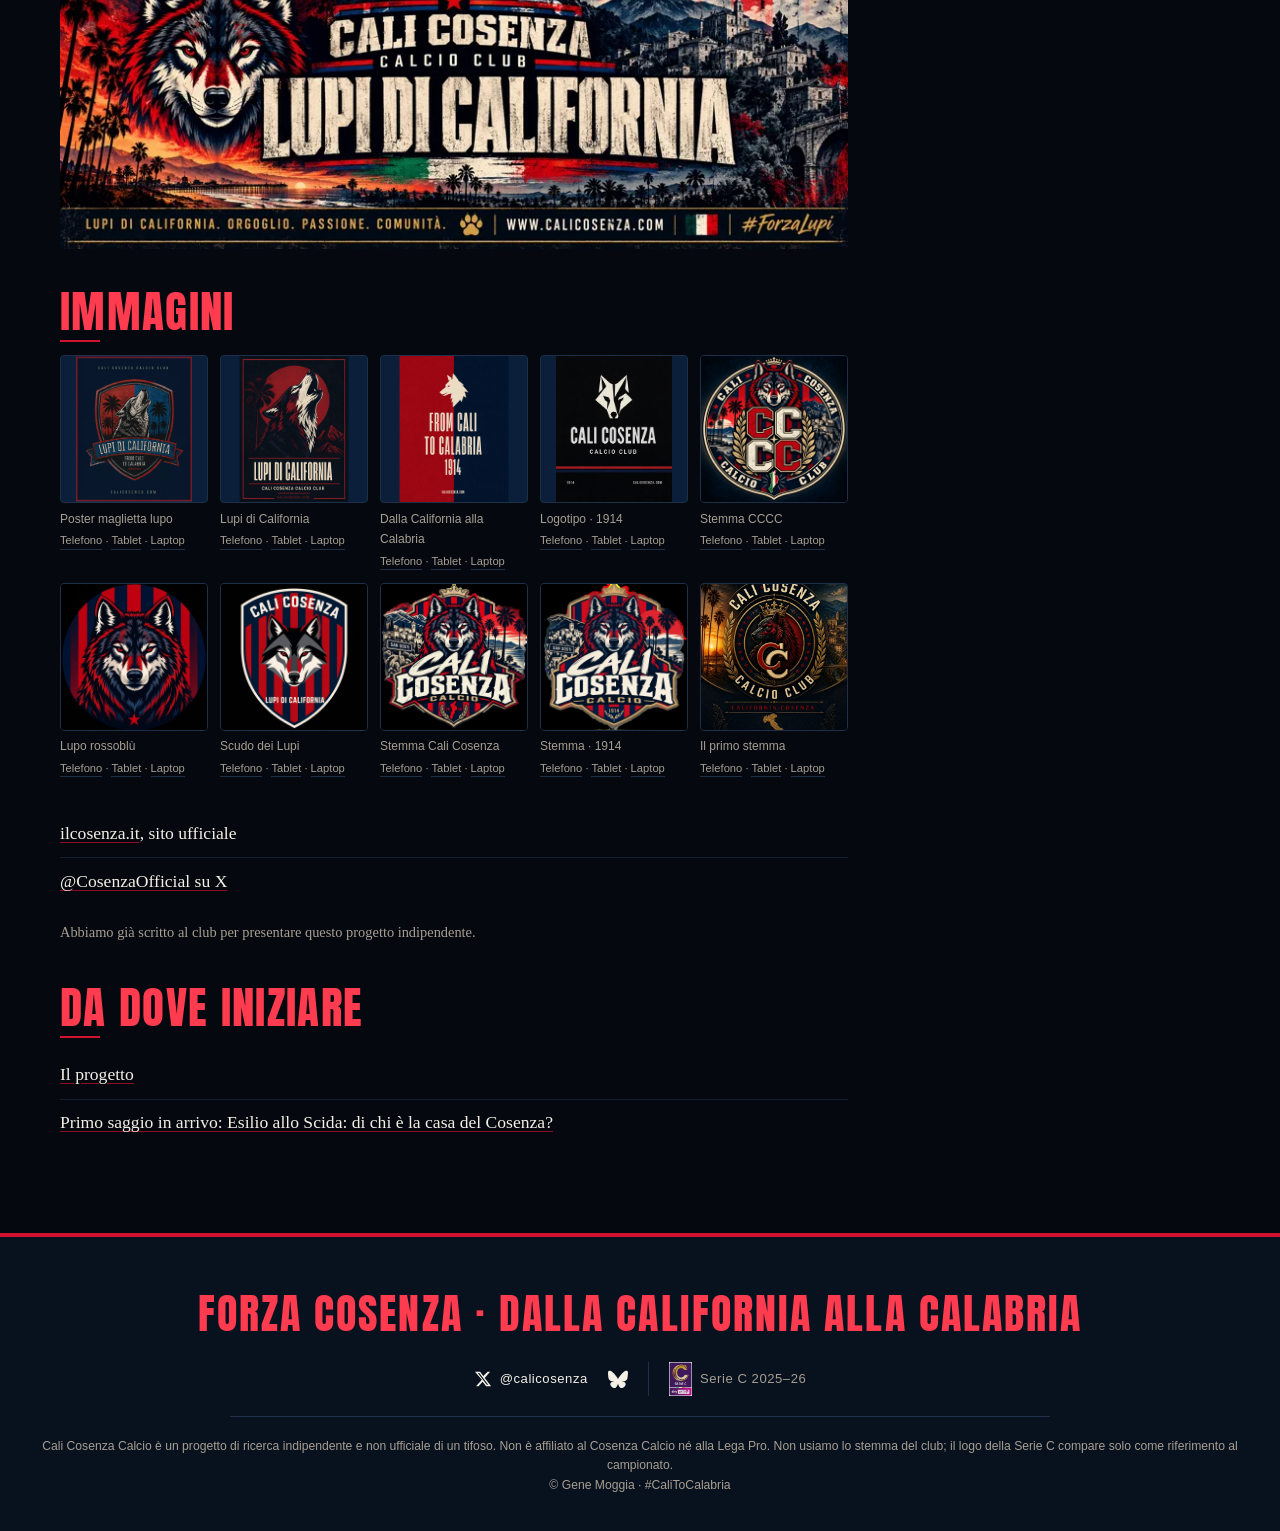
<file: it/index.html>
<!DOCTYPE html>
<html lang="it">
<head>
<meta charset="UTF-8">
<meta name="viewport" content="width=device-width, initial-scale=1.0">
<title>Cali Cosenza Calcio | Lupi di California: il calcio dalla California alla Calabria</title>
<meta name="description" content="Racconto indipendente e non ufficiale del Cosenza Calcio da Santa Barbara, California. Analisi di classe, storia calabrese e cultura del tifo. Lupi di California.">
<meta property="og:type" content="website">
<meta property="og:site_name" content="Cali Cosenza Calcio">
<meta property="og:title" content="Cali Cosenza Calcio, Lupi di California">
<meta property="og:description" content="Il calcio dalla California alla Calabria. Racconto indipendente del Cosenza Calcio.">
<meta property="og:image" content="https://calicosenza.com/img/share-card-1080.png">
<meta name="twitter:card" content="summary_large_image">
<meta name="twitter:site" content="@calicosenza">
<meta name="twitter:image" content="https://calicosenza.com/img/share-card-1080.png">
<link rel="preload" href="/fonts/anton.woff2" as="font" type="font/woff2" crossorigin>
<link rel="stylesheet" href="/style.css">
<link rel="icon" type="image/png" sizes="32x32" href="/img/lupi/favicon-32.png">
<link rel="apple-touch-icon" href="/img/lupi/apple-touch-icon.png"><link rel="preload" as="image" href="/img/lupi/hero-1600.webp" imagesrcset="/img/lupi/hero-800.webp 800w, /img/lupi/hero-1600.webp 1600w" imagesizes="(min-width:1024px) 640px, 100vw">
<link rel="alternate" hreflang="en" href="https://calicosenza.com/">
<link rel="alternate" hreflang="it" href="https://calicosenza.com/it/">
<link rel="alternate" hreflang="x-default" href="https://calicosenza.com/">
</head>
<body>
<div class="lang"><a href="/" hreflang="en" lang="en">EN</a> <a href="/it/" hreflang="it" lang="it" aria-current="true">IT</a></div>

<a class="skip" href="#main">Vai al contenuto</a>
<header class="chero">
  <img class="ccrest" src="/img/lupi/crest-240.webp" width="240" height="240" alt="Stemma rotondo Lupi di California: un lupo con palme e San Sosti, Cali Cosenza Calcio Club">
  <p class="kicker">Non ufficiale · Indipendente · Dalla California alla Calabria</p>
  <h1><span>Cali</span> <span class="w">Cosenza</span> <span>Calcio</span></h1>
  <p class="sub">Lupi di California</p>
  <p class="tag">Il calcio raccontato dalla California alla Calabria</p>
  <nav class="btns" aria-label="Follow Cali Cosenza Calcio">
    <a class="btn red" href="https://x.com/calicosenza" target="_blank" rel="noopener">X @calicosenza</a>
  </nav>
</header>
<nav class="jump" aria-label="Site">
  <a href="/it/" class="hot" aria-current="page">Home</a>
  <a href="/it/writing/">Scritti</a>
  <a href="/it/merch/">Negozio</a>
  <a href="/it/about/">Chi siamo</a>
</nav>
<div class="layout">
<details class="xfeed" id="xfeed" aria-label="Ultimi post di @calicosenza">
  <summary>In diretta da @calicosenza</summary>
  <div class="xfeed-body">
  <div class="xlive" id="xlive"><a class="twitter-timeline" data-theme="dark" data-dnt="true" data-chrome="noheader nofooter transparent" data-link-color="#e03a3e" data-height="600" href="https://twitter.com/calicosenza">@calicosenza on X</a></div>
<style>.xlive{margin:0 0 12px;border-radius:10px;overflow:hidden}.xlive iframe{color-scheme:dark}.xlive>a.twitter-timeline{display:none}</style>
<script>(function(){var w=document.getElementById('xlive'),f=document.getElementById('xfallback');if(!w)return;var done=false;
function ok(){var i=w.querySelector('iframe');return i&&i.offsetHeight>0;}
function show(){if(done)return;if(ok()){done=true;if(f)f.style.display='none';}}
function fail(){if(done)return;if(!ok()){done=true;w.remove();if(f)f.style.display='';}else show();}
var s=document.createElement('script');s.async=true;s.src='https://platform.twitter.com/widgets.js';s.charset='utf-8';
s.onload=function(){try{twttr.ready(function(t){t.events.bind('rendered',function(){setTimeout(show,300);});});}catch(e){}};
s.onerror=fail;document.head.appendChild(s);setTimeout(fail,6000);})();</script>
  <div class="xfallback" id="xfallback"><!-- XFEED:START --><article class="xcard"><p class="xmeta">@calicosenza · gio 5 nov · 5:37 AM PT</p><p>Meanwhile the current club&#x27;s sporting director Lucioni called it &quot;anno zero.&quot; We&#x27;ll stick to what&#x27;s confirmed and skip the rumors. https://t.co/diiCiUXv8N<br><br>#CosenzaCalcio #4zaLupi #CaliCosenza #SerieC #Eccellenza</p><a href="https://x.com/calicosenza/status/2118336828126253414" target="_blank" rel="noopener">Vedi su X →</a></article><article class="xcard"><p class="xmeta">@calicosenza · gio 5 nov · 5:37 AM PT</p><p>It would use the DB Rossoblù sporting title and play at the San Vito-Marulla from Nov 29. The 1914 name is the prize. A press conference is set for Saturday.</p><a href="https://x.com/calicosenza/status/2118336827211792677" target="_blank" rel="noopener">Vedi su X →</a></article><article class="xcard"><p class="xmeta">@calicosenza · gio 5 nov · 5:37 AM PT</p><p>What&#x27;s going on in Cosenza, in English. Di Marzio reports a group of local businesspeople wants to launch a new Cosenza Calcio 1914, starting from Eccellenza. https://t.co/PaJoDXI8gK</p><a href="https://x.com/calicosenza/status/2118336825777410148" target="_blank" rel="noopener">Vedi su X →</a></article><article class="xcard"><p class="xmeta">@calicosenza · gio 5 nov · 5:36 AM PT</p><p>Di Marzio: a new Cosenza Calcio 1914 plans to restart from Eccellenza at the Marulla from Nov 29. Two clubs, one stadium, one 1914. We asked who owns the home first: https://t.co/diiCiUXv8N<br><br>@seriecofficial #CosenzaCalcio #4zaLupi #CaliCosenza #SerieC #Eccellenza https://t.co/OqEBTKMqSi</p><a href="https://x.com/calicosenza/status/2118336753702416642" target="_blank" rel="noopener">Vedi su X →</a></article><!-- XFEED:END --></div>
  <a class="btn xfollow" href="https://x.com/calicosenza" target="_blank" rel="noopener">Segui @calicosenza</a>
  </div>
</details>
<script>
(function(){var d=document.getElementById('xfeed');var mq=matchMedia('(min-width:1024px)');function sy(){d.open=mq.matches;}sy();mq.addEventListener&&mq.addEventListener('change',sy);
})();
</script>
<script defer src="/feed.js"></script>
<main id="main">
  <div class="hero hero-canva">
    <img class="hero-img" src="/img/lupi/hero-1600.webp" srcset="/img/lupi/hero-800.webp 800w, /img/lupi/hero-1600.webp 1600w" sizes="(min-width:1024px) 640px, 100vw" alt="Banner Lupi di California: un lupo tra le palme californiane e la costa, Cali Cosenza Calcio Club" width="1600" height="595" fetchpriority="high">
    <h2>Dalla California alla Calabria</h2>
    <p class="sub">Progetto indipendente e non ufficiale di un tifoso del Cosenza, da Santa Barbara, California.</p>
    <p class="disclaimer">Non affiliato, approvato né collegato al Cosenza Calcio.</p>
  </div>

  <div class="match" aria-label="Next match">
    <div class="match-kicker">Prossima · Serie C · 13ª giornata</div>
    <div class="match-line"><strong>Monopoli</strong> vs <strong>Cosenza</strong></div>
    <div class="match-meta">Dom 8 nov · 14:30 (5:30 AM PT) · Stadio Veneziani, Monopoli</div>
  </div>

  <div class="match" aria-label="Last match">
    <div class="match-kicker">Ultima · Serie C · Finale</div>
    <div class="match-line"><strong>Cosenza</strong> 1–0 <strong>Inter U23</strong></div>
    <div class="match-meta">Dom 1 nov · Marulla · Dalmazzi 26′</div>
    <p class="match-note">Il pezzo lungo: <a href="/it/writing/wolves-come-home-at-dawn/">I Lupi tornano a casa all’alba</a> · appunti su <a href="https://x.com/calicosenza">@calicosenza</a>.</p>
  </div>

  <div class="card alt">
    <h3>Cos’è</h3>
    <p>Saggi lunghi e con note sul Cosenza Calcio, sulla storia della Calabria, sull’economia politica del gioco, sulla curva, e su chi possiede i club e gli stadi. Brevi appunti quando i Lupi fanno soffrire. L’analisi di classe attraversa tutto.</p>
    <a class="btn" href="/it/writing/">Leggi i saggi</a>
  </div>

<div class="card">
    <h3>Nuovo saggio</h3>
    <p><strong><a href="/it/writing/wolves-come-home-at-dawn/">I Lupi tornano a casa all’alba</a></strong><br>
    Il Cosenza, i ragazzi dell’Inter e una stagione letta dalla punta dello stivale. Ora anche in italiano.</p>
  </div>

  <div class="card">
    <h3>Dalla California alla Calabria</h3>
    <p>Scritto a Santa Barbara, sulla Central Coast della California, con radici familiari in Calabria da parte di mia madre. Per chiunque tifi da lontano, e per il progetto a lungo termine di trasformare questi pezzi in un libro.</p>
    <a class="btn" href="/it/about/">Il progetto</a>
  </div>

  <div class="card">
    <h3>Anteprima merch</h3>
    <p>Grafiche indipendenti per la diaspora. Il merch ufficiale online del club è limitato; questi sono progetti separati. In arrivo magliette, felpe e altro.</p>
    <a class="btn" href="/it/merch/">Vedi l’anteprima</a>
  </div>

  <h2 class="section">Il club ufficiale</h2>
<section class="lupi-band" id="lupi">
  <h2 class="lupi-head"><img src="/img/lupi/wordmark-1400.webp" srcset="/img/lupi/wordmark-800.webp 800w, /img/lupi/wordmark-1400.webp 1400w" sizes="(min-width:1024px) 640px, 100vw" alt="Lupi di California" width="1400" height="467" loading="lazy"></h2>
  <div class="lupi-txt">
    <p>Il lupo è rispetto preso in prestito, non una pretesa. Questo progetto è nato dalla Calabria di mia nonna e da molto studio: leggere del Cosenza dall’altra parte del mondo, cercando di non sbagliare.</p>
    <a class="btn" href="/it/about/">Perché i Lupi</a>
  </div>
</section>
<img class="lupi-wide" src="/img/lupi/band-1600.webp" srcset="/img/lupi/band-800.webp 800w, /img/lupi/band-1600.webp 1600w" sizes="(min-width:1024px) 640px, 100vw" alt="Banner Cali Cosenza Calcio Club, Lupi di California, con un lupo, palme e un paese calabrese" width="1600" height="595" loading="lazy" decoding="async">
<h2 class="section">Immagini</h2>
<div class="gallery" id="gallery"><figure><img class="poster" src="/img/posters/wolf-tee-1080.webp" srcset="/img/posters/wolf-tee-600.webp 600w, /img/posters/wolf-tee-1080.webp 1080w" sizes="(min-width:1024px) 200px, 50vw" alt="Poster maglietta Lupi di California: un lupo che ulula su uno scudo rosso e blu con palme" loading="lazy" decoding="async"><figcaption>Poster maglietta lupo</figcaption><span class="wp-dl"><a href="/img/wallpapers/wolf-tee-phone.jpg" download="calicosenza-wolf-tee-phone.jpg">Telefono</a> · <a href="/img/wallpapers/wolf-tee-tablet.jpg" download="calicosenza-wolf-tee-tablet.jpg">Tablet</a> · <a href="/img/wallpapers/wolf-tee-laptop.jpg" download="calicosenza-wolf-tee-laptop.jpg">Laptop</a></span></figure><figure><img class="poster" src="/img/posters/lupi-di-california-1080.webp" srcset="/img/posters/lupi-di-california-600.webp 600w, /img/posters/lupi-di-california-1080.webp 1080w" sizes="(min-width:1024px) 200px, 50vw" alt="Poster Lupi di California: un lupo che ulula a una luna rossa accanto a una palma" loading="lazy" decoding="async"><figcaption>Lupi di California</figcaption><span class="wp-dl"><a href="/img/wallpapers/lupi-di-california-phone.jpg" download="calicosenza-lupi-di-california-phone.jpg">Telefono</a> · <a href="/img/wallpapers/lupi-di-california-tablet.jpg" download="calicosenza-lupi-di-california-tablet.jpg">Tablet</a> · <a href="/img/wallpapers/lupi-di-california-laptop.jpg" download="calicosenza-lupi-di-california-laptop.jpg">Laptop</a></span></figure><figure><img class="poster" src="/img/posters/cali-to-calabria-1080.webp" srcset="/img/posters/cali-to-calabria-600.webp 600w, /img/posters/cali-to-calabria-1080.webp 1080w" sizes="(min-width:1024px) 200px, 50vw" alt="Poster From Cali to Calabria 1914 su metà rossa e blu con testa di lupo" loading="lazy" decoding="async"><figcaption>Dalla California alla Calabria</figcaption><span class="wp-dl"><a href="/img/wallpapers/cali-to-calabria-phone.jpg" download="calicosenza-cali-to-calabria-phone.jpg">Telefono</a> · <a href="/img/wallpapers/cali-to-calabria-tablet.jpg" download="calicosenza-cali-to-calabria-tablet.jpg">Tablet</a> · <a href="/img/wallpapers/cali-to-calabria-laptop.jpg" download="calicosenza-cali-to-calabria-laptop.jpg">Laptop</a></span></figure><figure><img class="poster" src="/img/posters/wordmark-1914-1080.webp" srcset="/img/posters/wordmark-1914-600.webp 600w, /img/posters/wordmark-1914-1080.webp 1080w" sizes="(min-width:1024px) 200px, 50vw" alt="Poster con logotipo Cali Cosenza Calcio Club, lupo geometrico e 1914" loading="lazy" decoding="async"><figcaption>Logotipo · 1914</figcaption><span class="wp-dl"><a href="/img/wallpapers/wordmark-1914-phone.jpg" download="calicosenza-wordmark-1914-phone.jpg">Telefono</a> · <a href="/img/wallpapers/wordmark-1914-tablet.jpg" download="calicosenza-wordmark-1914-tablet.jpg">Tablet</a> · <a href="/img/wallpapers/wordmark-1914-laptop.jpg" download="calicosenza-wordmark-1914-laptop.jpg">Laptop</a></span></figure><figure><img src="/img/lupi/cccc-1200.webp" srcset="/img/lupi/cccc-600.webp 600w, /img/lupi/cccc-1200.webp 1200w" sizes="(min-width:1024px) 200px, 50vw" alt="Stemma CCCC: un lupo sopra quattro C con palme e un paese collinare calabrese" loading="lazy" decoding="async"><figcaption>Stemma CCCC</figcaption><span class="wp-dl"><a href="/img/wallpapers/cccc-phone.jpg" download="calicosenza-cccc-phone.jpg">Telefono</a> · <a href="/img/wallpapers/cccc-tablet.jpg" download="calicosenza-cccc-tablet.jpg">Tablet</a> · <a href="/img/wallpapers/cccc-laptop.jpg" download="calicosenza-cccc-laptop.jpg">Laptop</a></span></figure><figure><img src="/img/lupi/wolf-round-1200.webp" srcset="/img/lupi/wolf-round-600.webp 600w, /img/lupi/wolf-round-1200.webp 1200w" sizes="(min-width:1024px) 200px, 50vw" alt="Emblema rotondo con lupo su strisce rosse e blu" loading="lazy" decoding="async"><figcaption>Lupo rossoblù</figcaption><span class="wp-dl"><a href="/img/wallpapers/wolf-round-phone.jpg" download="calicosenza-wolf-round-phone.jpg">Telefono</a> · <a href="/img/wallpapers/wolf-round-tablet.jpg" download="calicosenza-wolf-round-tablet.jpg">Tablet</a> · <a href="/img/wallpapers/wolf-round-laptop.jpg" download="calicosenza-wolf-round-laptop.jpg">Laptop</a></span></figure><figure><img src="/img/lupi/shield-1200.webp" srcset="/img/lupi/shield-600.webp 600w, /img/lupi/shield-1200.webp 1200w" sizes="(min-width:1024px) 200px, 50vw" alt="Scudo a strisce con testa di lupo, Lupi di California" loading="lazy" decoding="async"><figcaption>Scudo dei Lupi</figcaption><span class="wp-dl"><a href="/img/wallpapers/shield-phone.jpg" download="calicosenza-shield-phone.jpg">Telefono</a> · <a href="/img/wallpapers/shield-tablet.jpg" download="calicosenza-shield-tablet.jpg">Tablet</a> · <a href="/img/wallpapers/shield-laptop.jpg" download="calicosenza-shield-laptop.jpg">Laptop</a></span></figure><figure><img src="/img/lupi/wolf-crest-a-1200.webp" srcset="/img/lupi/wolf-crest-a-600.webp 600w, /img/lupi/wolf-crest-a-1200.webp 1200w" sizes="(min-width:1024px) 200px, 50vw" alt="Stemma Cali Cosenza Calcio con lupo, palme e San Sosti" loading="lazy" decoding="async"><figcaption>Stemma Cali Cosenza</figcaption><span class="wp-dl"><a href="/img/wallpapers/wolf-crest-a-phone.jpg" download="calicosenza-wolf-crest-a-phone.jpg">Telefono</a> · <a href="/img/wallpapers/wolf-crest-a-tablet.jpg" download="calicosenza-wolf-crest-a-tablet.jpg">Tablet</a> · <a href="/img/wallpapers/wolf-crest-a-laptop.jpg" download="calicosenza-wolf-crest-a-laptop.jpg">Laptop</a></span></figure><figure><img src="/img/lupi/wolf-crest-1914-1200.webp" srcset="/img/lupi/wolf-crest-1914-600.webp 600w, /img/lupi/wolf-crest-1914-1200.webp 1200w" sizes="(min-width:1024px) 200px, 50vw" alt="Stemma Cali Cosenza Calcio con lupo, San Sosti e 1914" loading="lazy" decoding="async"><figcaption>Stemma · 1914</figcaption><span class="wp-dl"><a href="/img/wallpapers/wolf-crest-1914-phone.jpg" download="calicosenza-wolf-crest-1914-phone.jpg">Telefono</a> · <a href="/img/wallpapers/wolf-crest-1914-tablet.jpg" download="calicosenza-wolf-crest-1914-tablet.jpg">Tablet</a> · <a href="/img/wallpapers/wolf-crest-1914-laptop.jpg" download="calicosenza-wolf-crest-1914-laptop.jpg">Laptop</a></span></figure><figure><img src="/img/gallery/crest-cali-cosenza-600.webp" srcset="/img/gallery/crest-cali-cosenza-600.webp 600w, /img/gallery/crest-cali-cosenza.webp 1200w" sizes="(min-width:1024px) 200px, 50vw" alt="Primo stemma dei tifosi Cali Cosenza Calcio Club con lupo, palme e costa" loading="lazy" decoding="async"><figcaption>Il primo stemma</figcaption><span class="wp-dl"><a href="/img/wallpapers/crest-cali-cosenza-phone.jpg" download="calicosenza-crest-cali-cosenza-phone.jpg">Telefono</a> · <a href="/img/wallpapers/crest-cali-cosenza-tablet.jpg" download="calicosenza-crest-cali-cosenza-tablet.jpg">Tablet</a> · <a href="/img/wallpapers/crest-cali-cosenza-laptop.jpg" download="calicosenza-crest-cali-cosenza-laptop.jpg">Laptop</a></span></figure></div>
  <ul class="links">
    <li><a href="https://www.ilcosenza.it/" target="_blank" rel="noopener">ilcosenza.it</a>, sito ufficiale</li>
    <li><a href="https://x.com/CosenzaOfficial" target="_blank" rel="noopener">@CosenzaOfficial su X</a></li>
  </ul>
  <p class="note">Abbiamo già scritto al club per presentare questo progetto indipendente.</p>

  <h2 class="section">Da dove iniziare</h2>
  <ul class="links">
    <li><a href="/it/about/">Il progetto</a></li>
    <li><a href="/it/writing/">Primo saggio in arrivo: Esilio allo Scida: di chi è la casa del Cosenza?</a></li>
  </ul>
</main>
</div>
<footer>
  <p class="foot">Forza Cosenza · Dalla California alla Calabria</p>
  <div class="foot-row">
    <a class="social" href="https://x.com/calicosenza" target="_blank" rel="noopener" aria-label="X @calicosenza"><svg viewBox="0 0 24 24" width="18" height="18" aria-hidden="true"><path fill="currentColor" d="M18.244 2.25h3.308l-7.227 8.26 8.502 11.24H16.17l-4.714-6.231-5.401 6.231H2.744l7.727-8.835L1.254 2.25H8.08l4.253 5.622L18.244 2.25zm-1.161 17.52h1.833L7.084 4.126H5.117L17.083 19.77z"/></svg><span>@calicosenza</span></a>
    <a class="social" href="https://bsky.app/profile/calicosenza.bsky.social" target="_blank" rel="noopener" aria-label="Bluesky @calicosenza.bsky.social"><svg viewBox="0 0 24 24" width="20" height="20" aria-hidden="true"><path fill="currentColor" d="M5.2 3.6C7.9 5.6 10.8 9.7 12 12c1.2-2.3 4.1-6.4 6.8-8.4 1.9-1.4 5.2-2.6 5.2 1 0 .7-.4 6-.7 6.8-.9 3-4 3.8-6.8 3.3 4.8.8 6.1 3.5 3.4 6.2-5 5.2-7.2-1.3-7.8-3-.1-.3-.1-.5-.1-.4 0-.1 0 .1-.1.4-.6 1.7-2.8 8.2-7.8 3-2.7-2.7-1.4-5.4 3.4-6.2C4.7 15.1 1.6 14.3.7 11.3.4 10.5 0 5.3 0 4.6c0-3.6 3.3-2.4 5.2-1z"/></svg></a>
    <span class="league" title="Riferimento al campionato: il Cosenza gioca in Serie C, Girone C, 2025-26"><img src="/img/serie-c-2025-26.png" width="23" height="34" alt="Logo del campionato Serie C Sky WiFi 2025-26" loading="lazy"><span>Serie C 2025–26</span></span>
  </div>
  Cali Cosenza Calcio è un progetto di ricerca indipendente e non ufficiale di un tifoso. Non è affiliato al Cosenza Calcio né alla Lega Pro. Non usiamo lo stemma del club; il logo della Serie C compare solo come riferimento al campionato.<br>
  © Gene Moggia · #CaliToCalabria
</footer>
<script>try{document.querySelectorAll(".lang a").forEach(function(a){a.addEventListener("click",function(){localStorage.setItem("cc-lang",a.getAttribute("hreflang"))})})}catch(e){}</script>
</body>
</html>
</file>
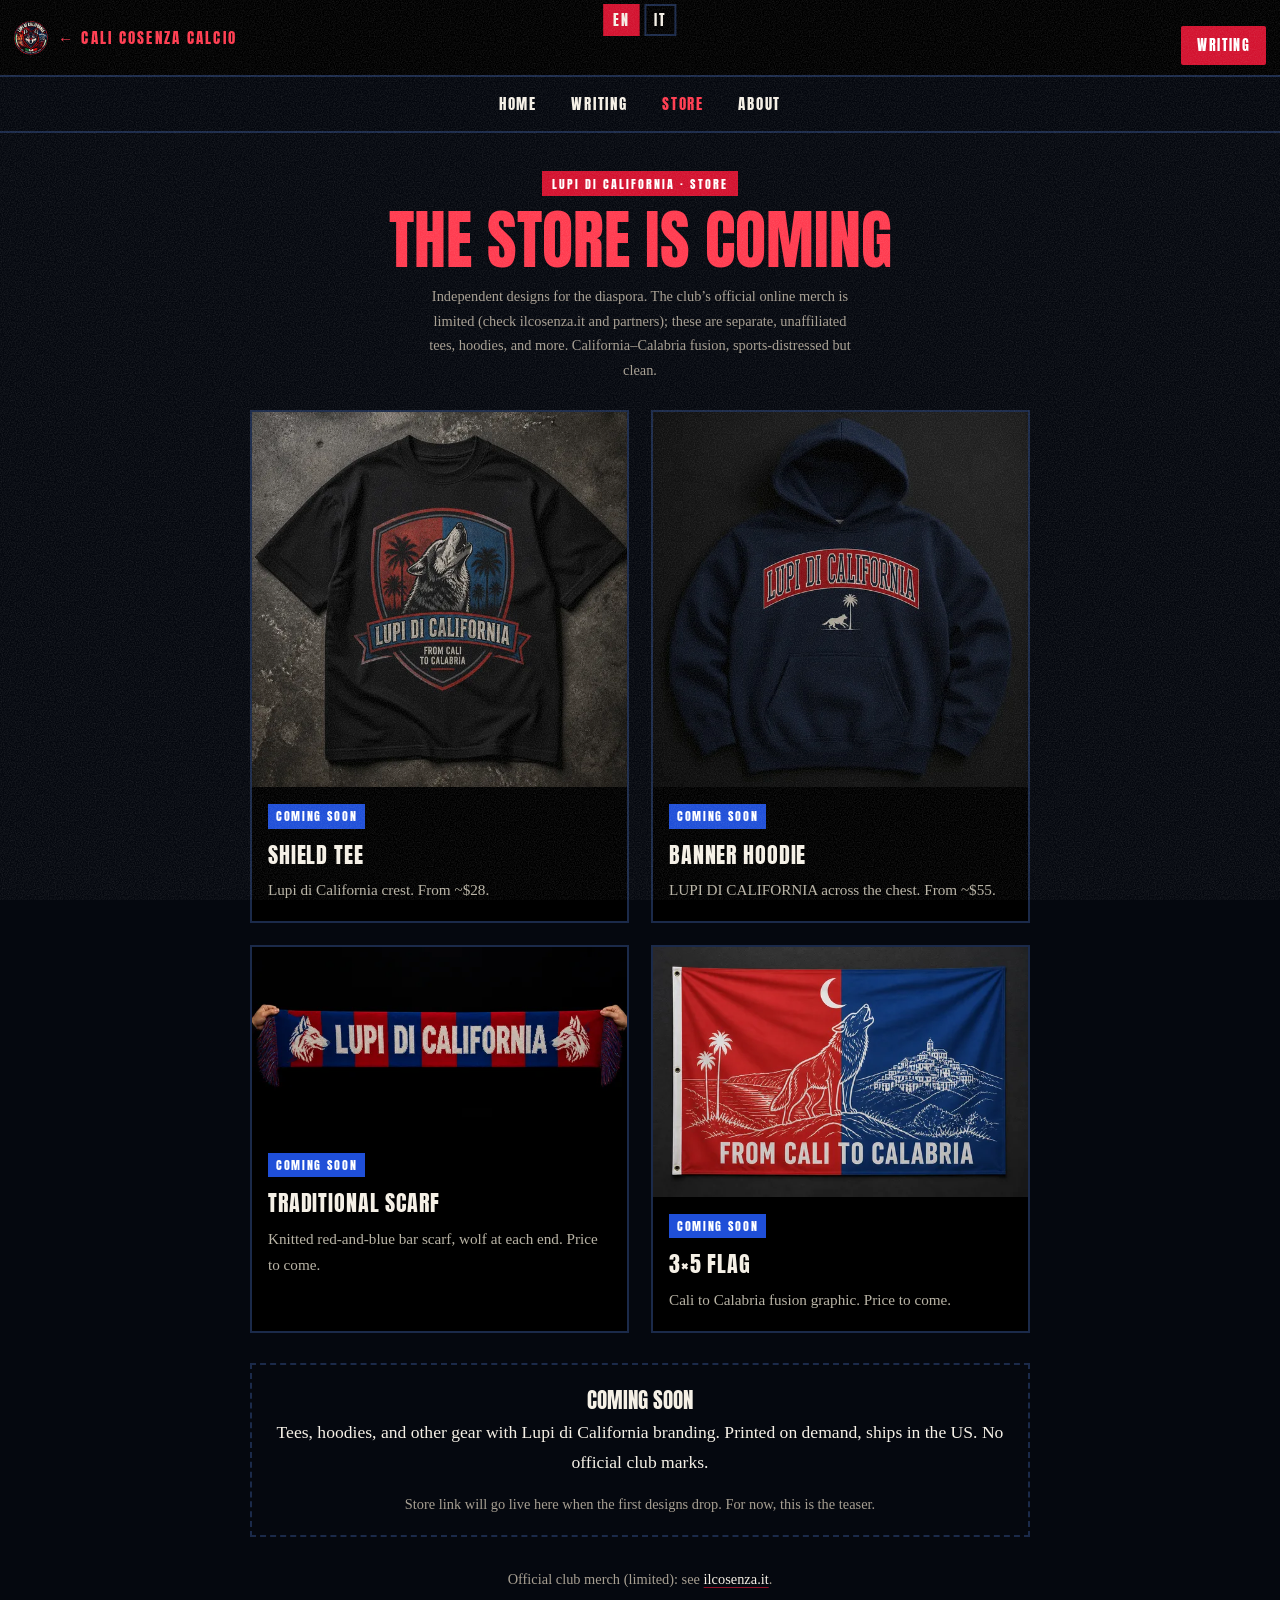
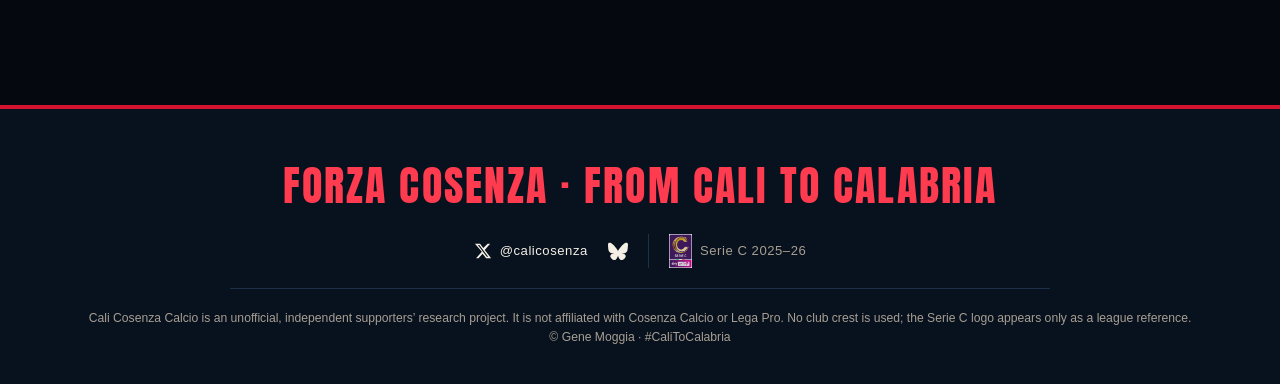
<file: merch/index.html>
<!DOCTYPE html>
<html lang="en">
<head>
<meta charset="UTF-8">
<meta name="viewport" content="width=device-width, initial-scale=1.0">
<title>Merch | Cali Cosenza Calcio — Lupi di California</title>
<link rel="preload" href="/fonts/anton.woff2" as="font" type="font/woff2" crossorigin>
<link rel="stylesheet" href="/style.css">
<link rel="icon" type="image/png" sizes="32x32" href="/img/lupi/favicon-32.png">
<link rel="apple-touch-icon" href="/img/lupi/apple-touch-icon.png">
<link rel="alternate" hreflang="en" href="https://calicosenza.com/merch/">
<link rel="alternate" hreflang="it" href="https://calicosenza.com/it/merch/">
<link rel="alternate" hreflang="x-default" href="https://calicosenza.com/merch/">
<script>try{if(localStorage.getItem("cc-lang")==="it"&&!document.referrer.includes("/it/"))location.replace("/it/"+location.pathname.replace(/^\//,""))}catch(e){}</script>
</head>
<body>
<div class="lang"><a href="/merch/" hreflang="en" lang="en" aria-current="true">EN</a> <a href="/it/merch/" hreflang="it" lang="it">IT</a></div>

<a class="skip" href="#main">Skip to content</a>
<div class="wbar">
  <a class="brand" href="/"><img src="/img/lupi/crest-240.webp" width="34" height="34" alt="">&larr; Cali Cosenza Calcio</a>
  <a class="btn sm" href="/writing/">Writing</a>
</div>
<nav class="jump" aria-label="Site">
  <a href="/">Home</a>
  <a href="/writing/">Writing</a>
  <a href="/merch/" class="hot" aria-current="page">Store</a>
  <a href="/about/">About</a>
</nav>
<main id="main" class="store">
  <section class="shopband" aria-labelledby="merch-h">
  <p class="kick">Lupi di California · Store</p>
  <h2 id="merch-h">The store is coming</h2>
  <p class="note">Independent designs for the diaspora. The club’s official online merch is limited (check ilcosenza.it and partners); these are separate, unaffiliated tees, hoodies, and more. California–Calabria fusion, sports-distressed but clean.</p>
  <div class="grid g4">
    <div class="tile"><img src="/img/store/tee-1200.webp" srcset="/img/store/tee-600.webp 600w, /img/store/tee-1200.webp 1200w" sizes="(min-width:720px) 400px, 92vw" width="1200" height="1200" alt="Mockup: black tee with a red and blue shield, a howling wolf between palms, Lupi di California, From Cali to Calabria" loading="lazy" decoding="async"><div class="cap"><span class="badge">Coming soon</span><h3>Shield Tee</h3><p>Lupi di California crest. From ~$28.</p></div></div>
    <div class="tile"><img src="/img/store/hoodie-1200.webp" srcset="/img/store/hoodie-600.webp 600w, /img/store/hoodie-1200.webp 1200w" sizes="(min-width:720px) 400px, 92vw" width="1200" height="1200" alt="Mockup: navy hoodie with a red Lupi di California banner and a small wolf by a palm" loading="lazy" decoding="async"><div class="cap"><span class="badge">Coming soon</span><h3>Banner Hoodie</h3><p>LUPI DI CALIFORNIA across the chest. From ~$55.</p></div></div>
    <div class="tile"><img src="/img/store/scarf-1200.webp" srcset="/img/store/scarf-600.webp 600w, /img/store/scarf-1200.webp 1200w" sizes="(min-width:720px) 400px, 92vw" width="1200" height="605" alt="Mockup: knitted red and blue bar scarf reading Lupi di California with a wolf head at each end" loading="lazy" decoding="async"><div class="cap"><span class="badge">Coming soon</span><h3>Traditional Scarf</h3><p>Knitted red-and-blue bar scarf, wolf at each end. Price to come.</p></div></div>
    <div class="tile"><img src="/img/store/flag-1200.webp" srcset="/img/store/flag-600.webp 600w, /img/store/flag-1200.webp 1200w" sizes="(min-width:720px) 400px, 92vw" width="1200" height="800" alt="Mockup: 3x5 flag, red and blue halves, a wolf howling between California palms and a Calabrian hill town, From Cali to Calabria" loading="lazy" decoding="async"><div class="cap"><span class="badge">Coming soon</span><h3>3×5 Flag</h3><p>Cali to Calabria fusion graphic. Price to come.</p></div></div>
  </div>
  <div class="more">
    <h3>Coming soon</h3>
    <p>Tees, hoodies, and other gear with Lupi di California branding. Printed on demand, ships in the US. No official club marks.</p>
    <p class="note">Store link will go live here when the first designs drop. For now, this is the teaser.</p>
  </div>
  <p class="note">Official club merch (limited): see <a href="https://www.ilcosenza.it/">ilcosenza.it</a>.</p>
  </section>
</main>
<footer>
  <p class="foot">Forza Cosenza · From Cali to Calabria</p>
  <div class="foot-row">
    <a class="social" href="https://x.com/calicosenza" target="_blank" rel="noopener" aria-label="X @calicosenza"><svg viewBox="0 0 24 24" width="18" height="18" aria-hidden="true"><path fill="currentColor" d="M18.244 2.25h3.308l-7.227 8.26 8.502 11.24H16.17l-4.714-6.231-5.401 6.231H2.744l7.727-8.835L1.254 2.25H8.08l4.253 5.622L18.244 2.25zm-1.161 17.52h1.833L7.084 4.126H5.117L17.083 19.77z"/></svg><span>@calicosenza</span></a>
    <a class="social" href="https://bsky.app/profile/calicosenza.bsky.social" target="_blank" rel="noopener" aria-label="Bluesky @calicosenza.bsky.social"><svg viewBox="0 0 24 24" width="20" height="20" aria-hidden="true"><path fill="currentColor" d="M5.2 3.6C7.9 5.6 10.8 9.7 12 12c1.2-2.3 4.1-6.4 6.8-8.4 1.9-1.4 5.2-2.6 5.2 1 0 .7-.4 6-.7 6.8-.9 3-4 3.8-6.8 3.3 4.8.8 6.1 3.5 3.4 6.2-5 5.2-7.2-1.3-7.8-3-.1-.3-.1-.5-.1-.4 0-.1 0 .1-.1.4-.6 1.7-2.8 8.2-7.8 3-2.7-2.7-1.4-5.4 3.4-6.2C4.7 15.1 1.6 14.3.7 11.3.4 10.5 0 5.3 0 4.6c0-3.6 3.3-2.4 5.2-1z"/></svg></a>
    <span class="league" title="League reference: Cosenza play in Serie C, Girone C, 2025-26"><img src="/img/serie-c-2025-26.png" width="23" height="34" alt="Serie C Sky WiFi 2025-26 league logo" loading="lazy"><span>Serie C 2025–26</span></span>
  </div>
  Cali Cosenza Calcio is an unofficial, independent supporters’ research project. It is not affiliated with Cosenza Calcio or Lega Pro. No club crest is used; the Serie C logo appears only as a league reference.<br>
  © Gene Moggia · #CaliToCalabria
</footer>
<script>try{document.querySelectorAll(".lang a").forEach(function(a){a.addEventListener("click",function(){localStorage.setItem("cc-lang",a.getAttribute("hreflang"))})})}catch(e){}</script>
</body>
</html>
</file>
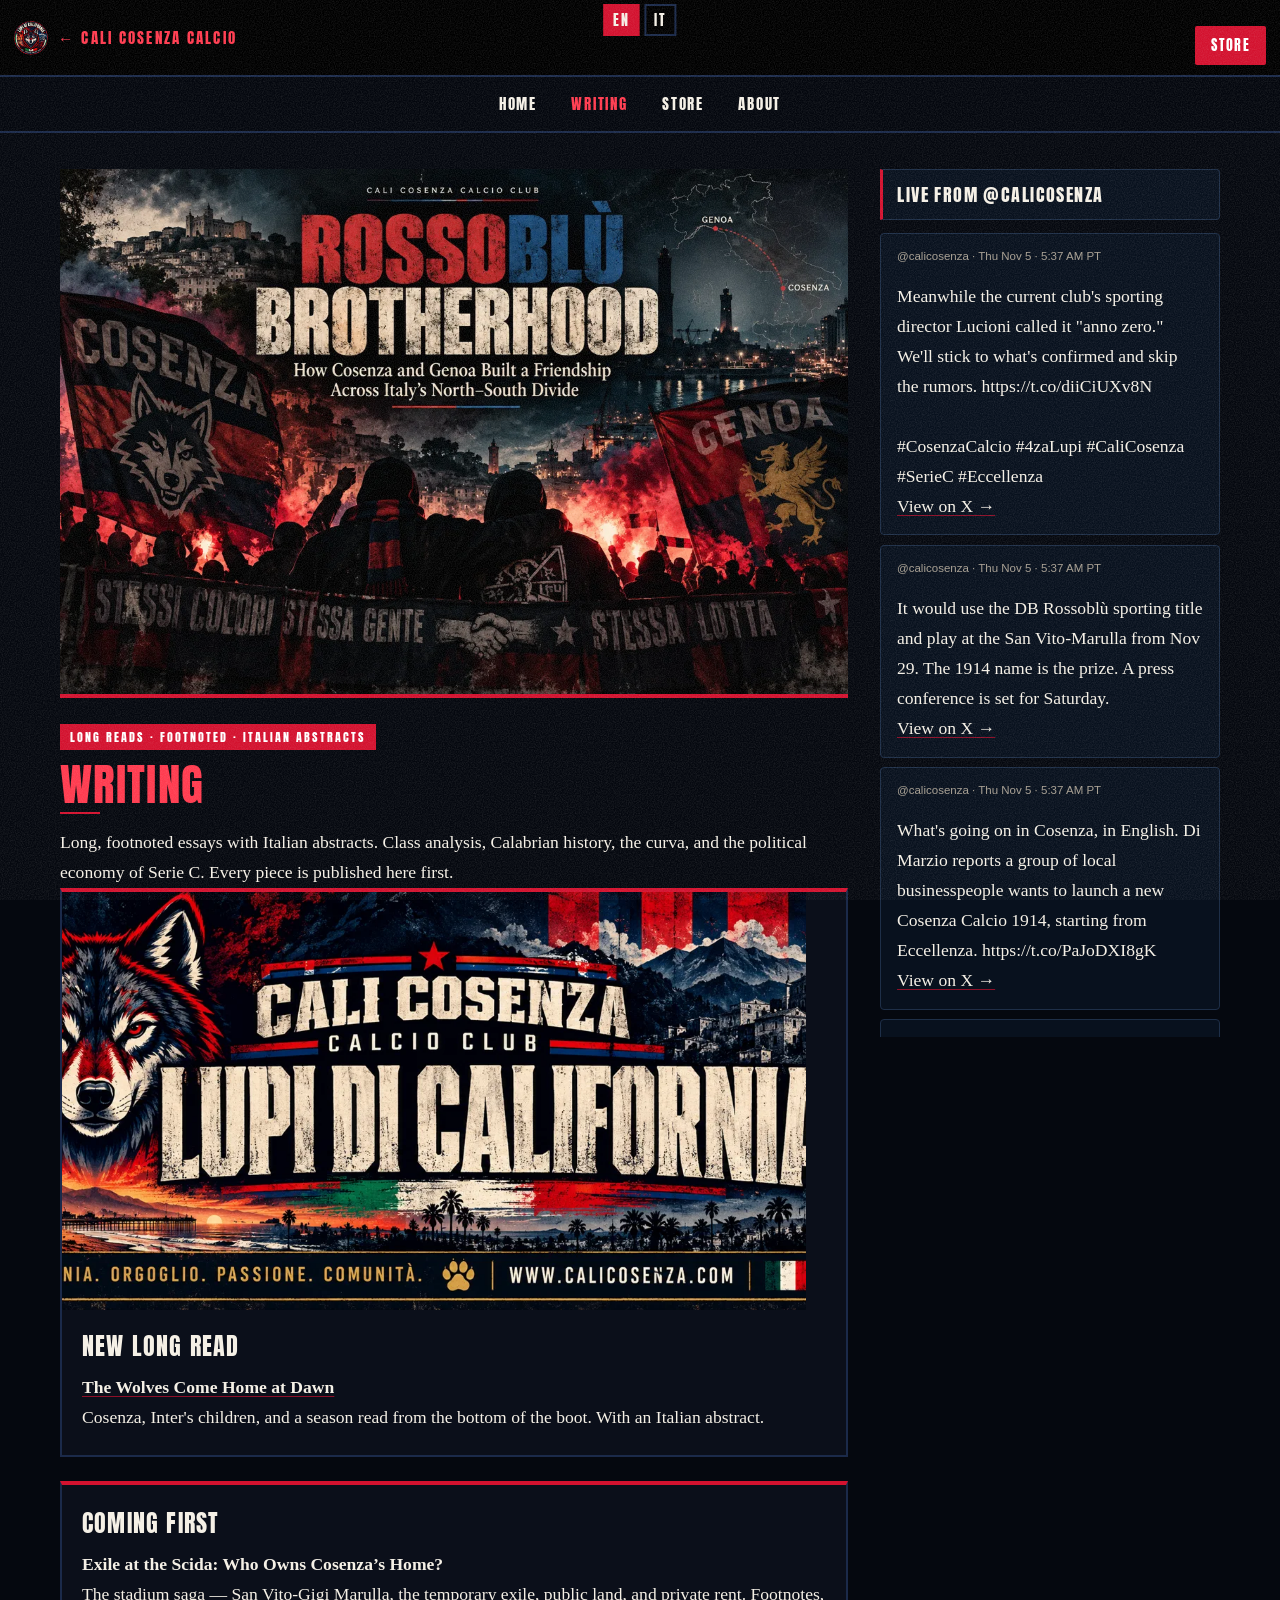
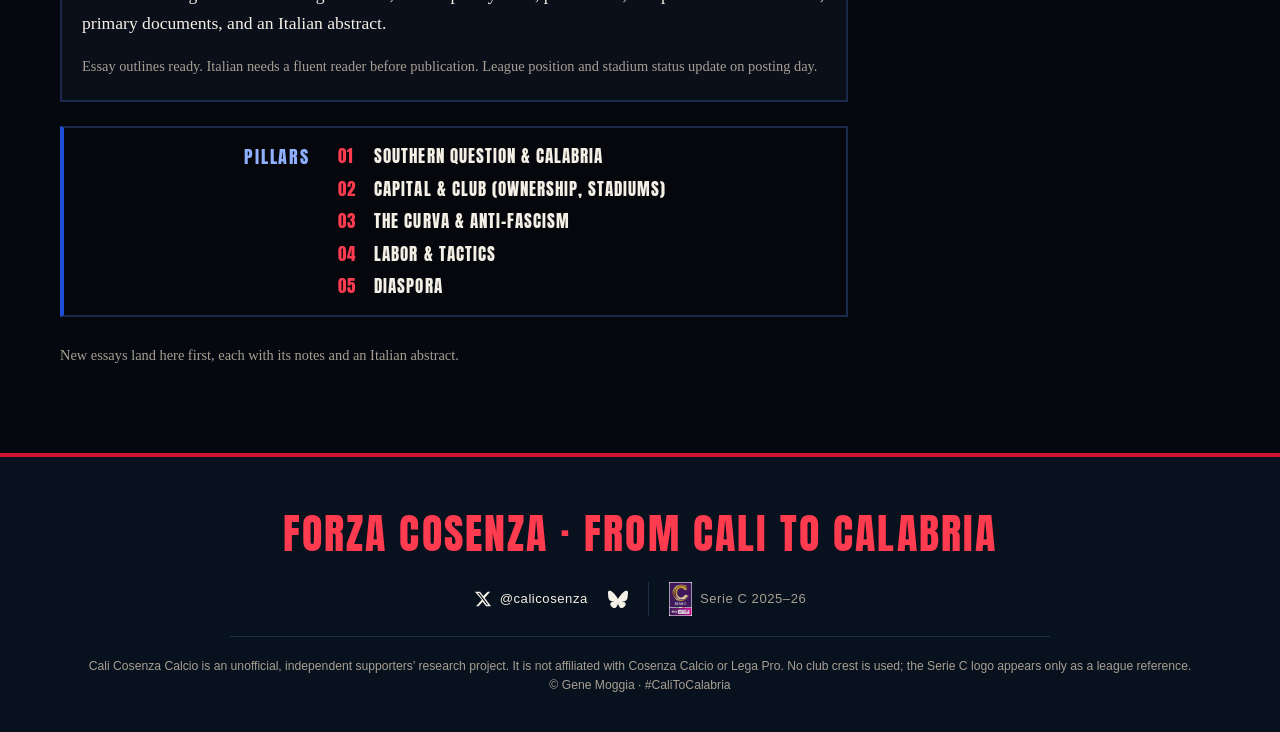
<file: writing/index.html>
<!DOCTYPE html>
<html lang="en">
<head>
<meta charset="UTF-8">
<meta name="viewport" content="width=device-width, initial-scale=1.0">
<title>Writing | Cali Cosenza Calcio — Lupi di California</title>
<link rel="preload" href="/fonts/anton.woff2" as="font" type="font/woff2" crossorigin>
<link rel="stylesheet" href="/style.css">
<link rel="icon" type="image/png" sizes="32x32" href="/img/lupi/favicon-32.png">
<link rel="apple-touch-icon" href="/img/lupi/apple-touch-icon.png">
<link rel="alternate" hreflang="en" href="https://calicosenza.com/writing/">
<link rel="alternate" hreflang="it" href="https://calicosenza.com/it/writing/">
<link rel="alternate" hreflang="x-default" href="https://calicosenza.com/writing/">
<script>try{if(localStorage.getItem("cc-lang")==="it"&&!document.referrer.includes("/it/"))location.replace("/it/"+location.pathname.replace(/^\//,""))}catch(e){}</script>
</head>
<body>
<div class="lang"><a href="/writing/" hreflang="en" lang="en" aria-current="true">EN</a> <a href="/it/writing/" hreflang="it" lang="it">IT</a></div>
<a class="skip" href="#main">Skip to content</a>
<div class="wbar">
  <a class="brand" href="/"><img src="/img/lupi/crest-240.webp" width="34" height="34" alt="">&larr; Cali Cosenza Calcio</a>
  <a class="btn sm" href="/merch/">Store</a>
</div>
<nav class="jump" aria-label="Site">
  <a href="/">Home</a>
  <a href="/writing/" class="hot" aria-current="page">Writing</a>
  <a href="/merch/">Store</a>
  <a href="/about/">About</a>
</nav>
<div class="layout">
<details class="xfeed" id="xfeed" aria-label="Latest from @calicosenza">
  <summary>Live from @calicosenza</summary>
  <div class="xfeed-body">
  <div class="xfallback" id="xfallback"><!-- XFEED:START --><article class="xcard"><p class="xmeta">@calicosenza · Thu Nov 5 · 5:37 AM PT</p><p>Meanwhile the current club&#x27;s sporting director Lucioni called it &quot;anno zero.&quot; We&#x27;ll stick to what&#x27;s confirmed and skip the rumors. https://t.co/diiCiUXv8N<br><br>#CosenzaCalcio #4zaLupi #CaliCosenza #SerieC #Eccellenza</p><a href="https://x.com/calicosenza/status/2118336828126253414" target="_blank" rel="noopener">View on X →</a></article><article class="xcard"><p class="xmeta">@calicosenza · Thu Nov 5 · 5:37 AM PT</p><p>It would use the DB Rossoblù sporting title and play at the San Vito-Marulla from Nov 29. The 1914 name is the prize. A press conference is set for Saturday.</p><a href="https://x.com/calicosenza/status/2118336827211792677" target="_blank" rel="noopener">View on X →</a></article><article class="xcard"><p class="xmeta">@calicosenza · Thu Nov 5 · 5:37 AM PT</p><p>What&#x27;s going on in Cosenza, in English. Di Marzio reports a group of local businesspeople wants to launch a new Cosenza Calcio 1914, starting from Eccellenza. https://t.co/PaJoDXI8gK</p><a href="https://x.com/calicosenza/status/2118336825777410148" target="_blank" rel="noopener">View on X →</a></article><article class="xcard"><p class="xmeta">@calicosenza · Thu Nov 5 · 5:36 AM PT</p><p>Di Marzio: a new Cosenza Calcio 1914 plans to restart from Eccellenza at the Marulla from Nov 29. Two clubs, one stadium, one 1914. We asked who owns the home first: https://t.co/diiCiUXv8N<br><br>@seriecofficial #CosenzaCalcio #4zaLupi #CaliCosenza #SerieC #Eccellenza https://t.co/OqEBTKMqSi</p><a href="https://x.com/calicosenza/status/2118336753702416642" target="_blank" rel="noopener">View on X →</a></article><!-- XFEED:END --></div>
  <a class="btn xfollow" href="https://x.com/calicosenza" target="_blank" rel="noopener">Follow @calicosenza</a>
  </div>
</details>
<script>
(function(){var d=document.getElementById('xfeed');var mq=matchMedia('(min-width:1024px)');function sy(){d.open=mq.matches;}sy();mq.addEventListener&&mq.addEventListener('change',sy);
})();
</script>
<script defer src="/feed.js"></script>
<main id="main">
<img class="art-head" src="/img/lupi/brotherhood-1200.webp" srcset="/img/lupi/brotherhood-600.webp 600w, /img/lupi/brotherhood-1200.webp 1200w" sizes="(min-width:760px) 760px, 100vw" alt="Rossoblù Brotherhood artwork on the Cosenza and Genoa supporters’ friendship" width="1200" height="800" fetchpriority="high">
  <p class="kick">Long reads · Footnoted · Italian abstracts</p>
  <h2 class="section">Writing</h2>
  <p>Long, footnoted essays with Italian abstracts. Class analysis, Calabrian history, the curva, and the political economy of Serie C. Every piece is published here first.</p>

<div class="card feat">
    <img class="cover" src="/img/lupi/band-1600.webp" width="1600" height="595" alt="Lupi di California banner with a wolf, palms and a Calabrian town" loading="lazy">
    <h3>New long read</h3>
    <p><strong><a href="/writing/wolves-come-home-at-dawn/">The Wolves Come Home at Dawn</a></strong><br>
    Cosenza, Inter's children, and a season read from the bottom of the boot. With an Italian abstract.</p>
  </div>

  <div class="card">
    <h3>Coming first</h3>
    <p><strong>Exile at the Scida: Who Owns Cosenza’s Home?</strong><br>
    The stadium saga — San Vito-Gigi Marulla, the temporary exile, public land, and private rent. Footnotes, primary documents, and an Italian abstract.</p>
    <p class="note">Essay outlines ready. Italian needs a fluent reader before publication. League position and stadium status update on posting day.</p>
  </div>

  <nav class="toc pillars" aria-label="Pillars"><h3>Pillars</h3>
  <ol>
    <li>Southern Question & Calabria</li>
    <li>Capital & Club (ownership, stadiums)</li>
    <li>The Curva & Anti-Fascism</li>
    <li>Labor & Tactics</li>
    <li>Diaspora</li>
  </ol></nav>

  <p class="note">New essays land here first, each with its notes and an Italian abstract.</p>
</main>
</div>
<footer>
  <p class="foot">Forza Cosenza · From Cali to Calabria</p>
  <div class="foot-row">
    <a class="social" href="https://x.com/calicosenza" target="_blank" rel="noopener" aria-label="X @calicosenza"><svg viewBox="0 0 24 24" width="18" height="18" aria-hidden="true"><path fill="currentColor" d="M18.244 2.25h3.308l-7.227 8.26 8.502 11.24H16.17l-4.714-6.231-5.401 6.231H2.744l7.727-8.835L1.254 2.25H8.08l4.253 5.622L18.244 2.25zm-1.161 17.52h1.833L7.084 4.126H5.117L17.083 19.77z"/></svg><span>@calicosenza</span></a>
    <a class="social" href="https://bsky.app/profile/calicosenza.bsky.social" target="_blank" rel="noopener" aria-label="Bluesky @calicosenza.bsky.social"><svg viewBox="0 0 24 24" width="20" height="20" aria-hidden="true"><path fill="currentColor" d="M5.2 3.6C7.9 5.6 10.8 9.7 12 12c1.2-2.3 4.1-6.4 6.8-8.4 1.9-1.4 5.2-2.6 5.2 1 0 .7-.4 6-.7 6.8-.9 3-4 3.8-6.8 3.3 4.8.8 6.1 3.5 3.4 6.2-5 5.2-7.2-1.3-7.8-3-.1-.3-.1-.5-.1-.4 0-.1 0 .1-.1.4-.6 1.7-2.8 8.2-7.8 3-2.7-2.7-1.4-5.4 3.4-6.2C4.7 15.1 1.6 14.3.7 11.3.4 10.5 0 5.3 0 4.6c0-3.6 3.3-2.4 5.2-1z"/></svg></a>
    <span class="league" title="League reference: Cosenza play in Serie C, Girone C, 2025-26"><img src="/img/serie-c-2025-26.png" width="23" height="34" alt="Serie C Sky WiFi 2025-26 league logo" loading="lazy"><span>Serie C 2025–26</span></span>
  </div>
  Cali Cosenza Calcio is an unofficial, independent supporters’ research project. It is not affiliated with Cosenza Calcio or Lega Pro. No club crest is used; the Serie C logo appears only as a league reference.<br>
  © Gene Moggia · #CaliToCalabria
</footer>
<script>try{document.querySelectorAll(".lang a").forEach(function(a){a.addEventListener("click",function(){localStorage.setItem("cc-lang",a.getAttribute("hreflang"))})})}catch(e){}</script>
</body>
</html>
</file>
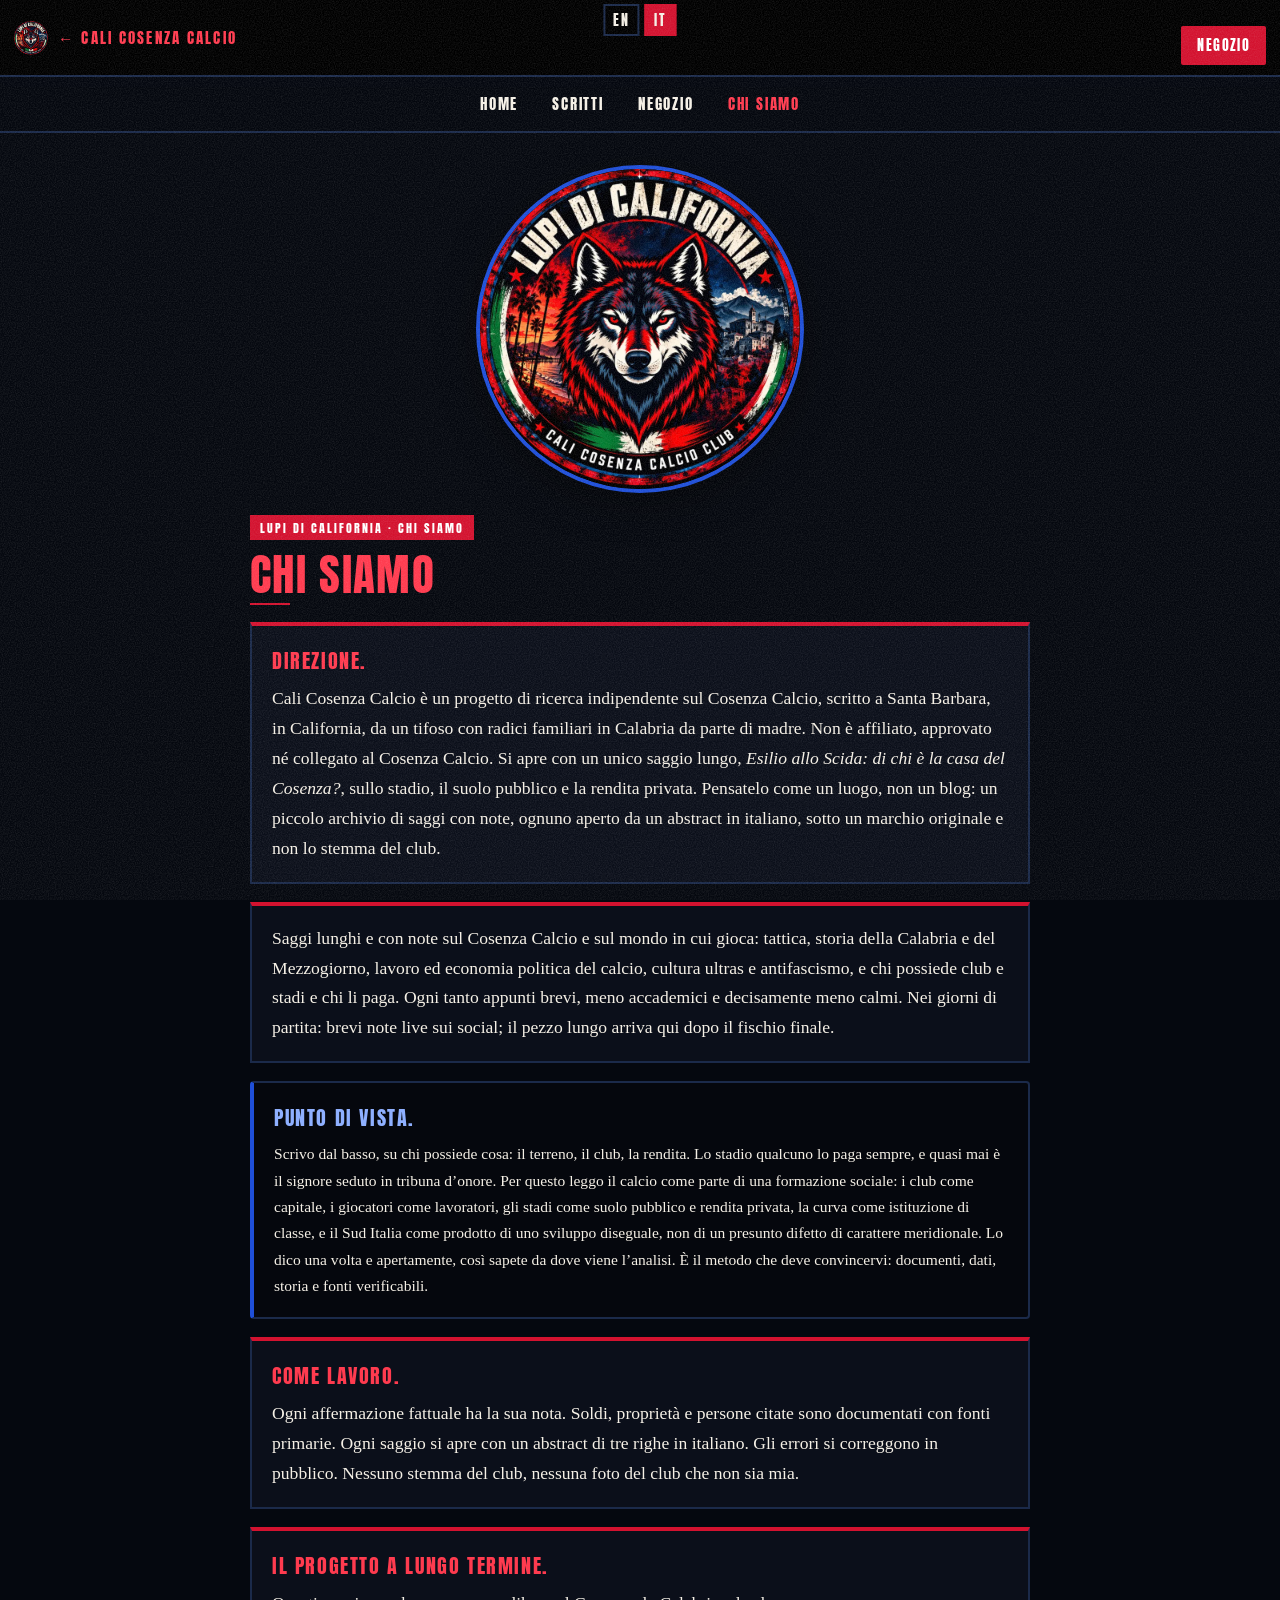
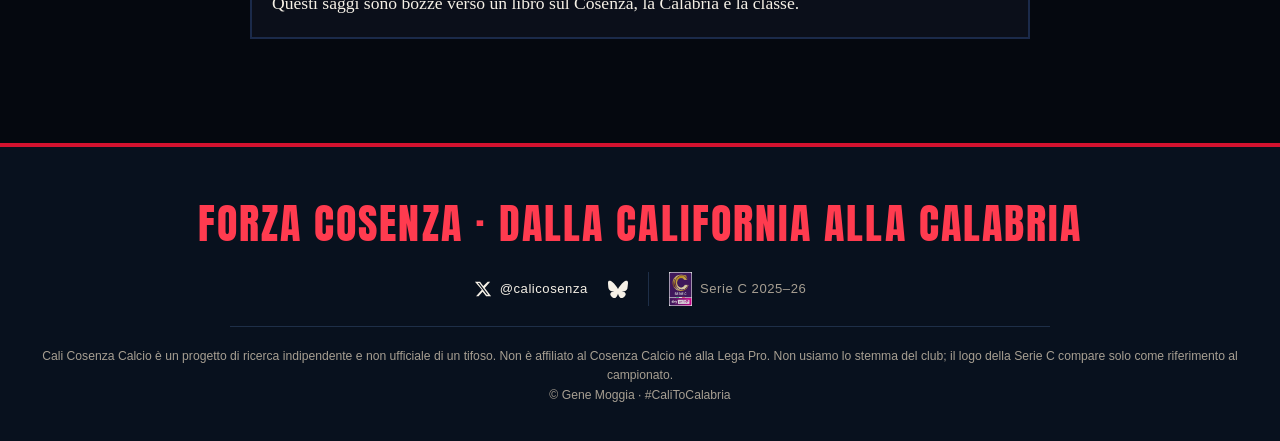
<file: it/about/index.html>
<!DOCTYPE html>
<html lang="it">
<head>
<meta charset="UTF-8">
<meta name="viewport" content="width=device-width, initial-scale=1.0">
<title>Chi siamo | Cali Cosenza Calcio, Lupi di California</title>
<link rel="preload" href="/fonts/anton.woff2" as="font" type="font/woff2" crossorigin>
<link rel="stylesheet" href="/style.css">
<link rel="icon" type="image/png" sizes="32x32" href="/img/lupi/favicon-32.png">
<link rel="apple-touch-icon" href="/img/lupi/apple-touch-icon.png">
<link rel="alternate" hreflang="en" href="https://calicosenza.com/about/">
<link rel="alternate" hreflang="it" href="https://calicosenza.com/it/about/">
<link rel="alternate" hreflang="x-default" href="https://calicosenza.com/about/">
</head>
<body>
<div class="lang"><a href="/about/" hreflang="en" lang="en">EN</a> <a href="/it/about/" hreflang="it" lang="it" aria-current="true">IT</a></div>

<a class="skip" href="#main">Vai al contenuto</a>
<div class="wbar">
  <a class="brand" href="/it/"><img src="/img/lupi/crest-240.webp" width="34" height="34" alt="">&larr; Cali Cosenza Calcio</a>
  <a class="btn sm" href="/it/merch/">Negozio</a>
</div>
<nav class="jump" aria-label="Site">
  <a href="/it/">Home</a>
  <a href="/it/writing/">Scritti</a>
  <a href="/it/merch/">Negozio</a>
  <a href="/it/about/" class="hot" aria-current="page">Chi siamo</a>
</nav>
<main id="main">
<figure class="about-crest"><img src="/img/lupi/crest-800.webp" srcset="/img/lupi/crest-240.webp 240w, /img/lupi/crest-800.webp 800w" sizes="(min-width:760px) 320px, 70vw" alt="Lupi di California crest: wolf, California palms and San Sosti in Calabria" width="800" height="800"></figure>
  <p class="kick">Lupi di California · Chi siamo</p>
  <h2 class="section">Chi siamo</h2>
  <div class="about-bio">
    <p><strong>Direzione.</strong> Cali Cosenza Calcio è un progetto di ricerca indipendente sul Cosenza Calcio, scritto a Santa Barbara, in California, da un tifoso con radici familiari in Calabria da parte di madre. Non è affiliato, approvato né collegato al Cosenza Calcio. Si apre con un unico saggio lungo, <em>Esilio allo Scida: di chi è la casa del Cosenza?</em>, sullo stadio, il suolo pubblico e la rendita privata. Pensatelo come un luogo, non un blog: un piccolo archivio di saggi con note, ognuno aperto da un abstract in italiano, sotto un marchio originale e non lo stemma del club.</p>
    <p>Saggi lunghi e con note sul Cosenza Calcio e sul mondo in cui gioca: tattica, storia della Calabria e del Mezzogiorno, lavoro ed economia politica del calcio, cultura ultras e antifascismo, e chi possiede club e stadi e chi li paga. Ogni tanto appunti brevi, meno accademici e decisamente meno calmi. Nei giorni di partita: brevi note live sui social; il pezzo lungo arriva qui dopo il fischio finale.</p>
  </div>

  <div class="standpoint">
    <strong>Punto di vista.</strong> Scrivo dal basso, su chi possiede cosa: il terreno, il club, la rendita. Lo stadio qualcuno lo paga sempre, e quasi mai è il signore seduto in tribuna d’onore. Per questo leggo il calcio come parte di una formazione sociale: i club come capitale, i giocatori come lavoratori, gli stadi come suolo pubblico e rendita privata, la curva come istituzione di classe, e il Sud Italia come prodotto di uno sviluppo diseguale, non di un presunto difetto di carattere meridionale. Lo dico una volta e apertamente, così sapete da dove viene l’analisi. È il metodo che deve convincervi: documenti, dati, storia e fonti verificabili.
  </div>

  <div class="about-bio">
    <p><strong>Come lavoro.</strong> Ogni affermazione fattuale ha la sua nota. Soldi, proprietà e persone citate sono documentati con fonti primarie. Ogni saggio si apre con un abstract di tre righe in italiano. Gli errori si correggono in pubblico. Nessuno stemma del club, nessuna foto del club che non sia mia.</p>
    <p><strong>Il progetto a lungo termine.</strong> Questi saggi sono bozze verso un libro sul Cosenza, la Calabria e la classe.</p>
  </div>
</main>
<footer>
  <p class="foot">Forza Cosenza · Dalla California alla Calabria</p>
  <div class="foot-row">
    <a class="social" href="https://x.com/calicosenza" target="_blank" rel="noopener" aria-label="X @calicosenza"><svg viewBox="0 0 24 24" width="18" height="18" aria-hidden="true"><path fill="currentColor" d="M18.244 2.25h3.308l-7.227 8.26 8.502 11.24H16.17l-4.714-6.231-5.401 6.231H2.744l7.727-8.835L1.254 2.25H8.08l4.253 5.622L18.244 2.25zm-1.161 17.52h1.833L7.084 4.126H5.117L17.083 19.77z"/></svg><span>@calicosenza</span></a>
    <a class="social" href="https://bsky.app/profile/calicosenza.bsky.social" target="_blank" rel="noopener" aria-label="Bluesky @calicosenza.bsky.social"><svg viewBox="0 0 24 24" width="20" height="20" aria-hidden="true"><path fill="currentColor" d="M5.2 3.6C7.9 5.6 10.8 9.7 12 12c1.2-2.3 4.1-6.4 6.8-8.4 1.9-1.4 5.2-2.6 5.2 1 0 .7-.4 6-.7 6.8-.9 3-4 3.8-6.8 3.3 4.8.8 6.1 3.5 3.4 6.2-5 5.2-7.2-1.3-7.8-3-.1-.3-.1-.5-.1-.4 0-.1 0 .1-.1.4-.6 1.7-2.8 8.2-7.8 3-2.7-2.7-1.4-5.4 3.4-6.2C4.7 15.1 1.6 14.3.7 11.3.4 10.5 0 5.3 0 4.6c0-3.6 3.3-2.4 5.2-1z"/></svg></a>
    <span class="league" title="Riferimento al campionato: il Cosenza gioca in Serie C, Girone C, 2025-26"><img src="/img/serie-c-2025-26.png" width="23" height="34" alt="Serie C Sky WiFi 2025-26 league logo" loading="lazy"><span>Serie C 2025–26</span></span>
  </div>
  Cali Cosenza Calcio è un progetto di ricerca indipendente e non ufficiale di un tifoso. Non è affiliato al Cosenza Calcio né alla Lega Pro. Non usiamo lo stemma del club; il logo della Serie C compare solo come riferimento al campionato.<br>
  © Gene Moggia · #CaliToCalabria
</footer>
<script>try{document.querySelectorAll(".lang a").forEach(function(a){a.addEventListener("click",function(){localStorage.setItem("cc-lang",a.getAttribute("hreflang"))})})}catch(e){}</script>
</body>
</html>
</file>
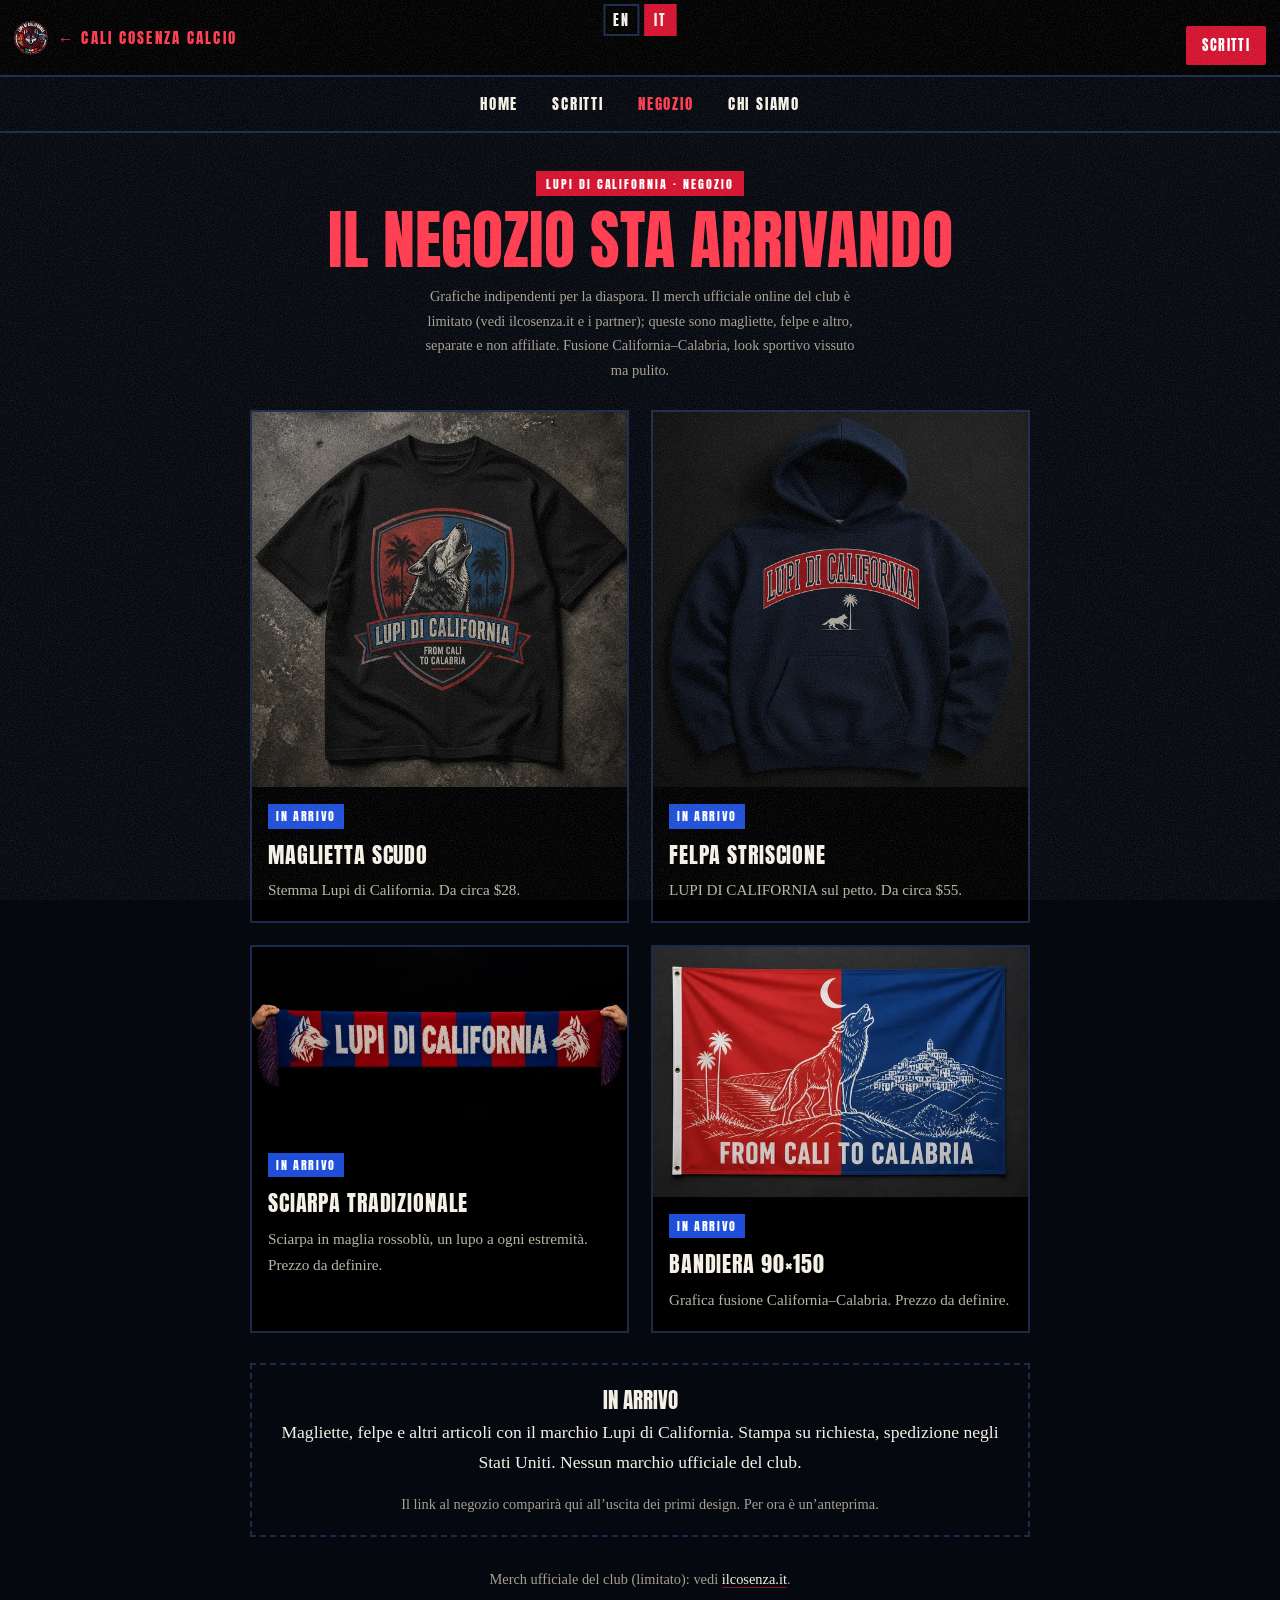
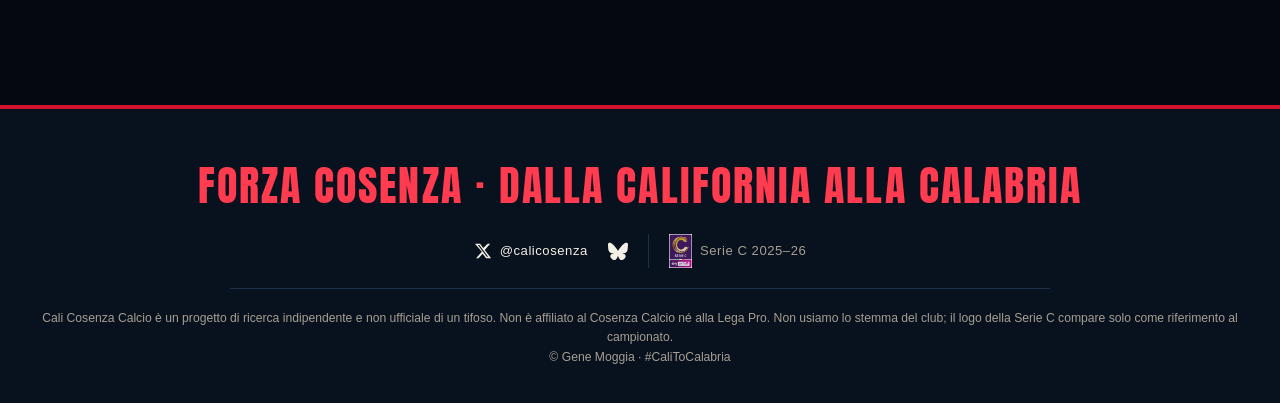
<file: it/merch/index.html>
<!DOCTYPE html>
<html lang="it">
<head>
<meta charset="UTF-8">
<meta name="viewport" content="width=device-width, initial-scale=1.0">
<title>Negozio | Cali Cosenza Calcio, Lupi di California</title>
<link rel="preload" href="/fonts/anton.woff2" as="font" type="font/woff2" crossorigin>
<link rel="stylesheet" href="/style.css">
<link rel="icon" type="image/png" sizes="32x32" href="/img/lupi/favicon-32.png">
<link rel="apple-touch-icon" href="/img/lupi/apple-touch-icon.png">
<link rel="alternate" hreflang="en" href="https://calicosenza.com/merch/">
<link rel="alternate" hreflang="it" href="https://calicosenza.com/it/merch/">
<link rel="alternate" hreflang="x-default" href="https://calicosenza.com/merch/">
</head>
<body>
<div class="lang"><a href="/merch/" hreflang="en" lang="en">EN</a> <a href="/it/merch/" hreflang="it" lang="it" aria-current="true">IT</a></div>

<a class="skip" href="#main">Vai al contenuto</a>
<div class="wbar">
  <a class="brand" href="/it/"><img src="/img/lupi/crest-240.webp" width="34" height="34" alt="">&larr; Cali Cosenza Calcio</a>
  <a class="btn sm" href="/it/writing/">Scritti</a>
</div>
<nav class="jump" aria-label="Site">
  <a href="/it/">Home</a>
  <a href="/it/writing/">Scritti</a>
  <a href="/it/merch/" class="hot" aria-current="page">Negozio</a>
  <a href="/it/about/">Chi siamo</a>
</nav>
<main id="main" class="store">
  <section class="shopband" aria-labelledby="merch-h">
  <p class="kick">Lupi di California · Negozio</p>
  <h2 id="merch-h">Il negozio sta arrivando</h2>
  <p class="note">Grafiche indipendenti per la diaspora. Il merch ufficiale online del club è limitato (vedi ilcosenza.it e i partner); queste sono magliette, felpe e altro, separate e non affiliate. Fusione California–Calabria, look sportivo vissuto ma pulito.</p>
  <div class="grid g4">
    <div class="tile"><img src="/img/store/tee-1200.webp" srcset="/img/store/tee-600.webp 600w, /img/store/tee-1200.webp 1200w" sizes="(min-width:720px) 400px, 92vw" width="1200" height="1200" alt="Mockup: black tee with a red and blue shield, a howling wolf between palms, Lupi di California, From Cali to Calabria" loading="lazy" decoding="async"><div class="cap"><span class="badge">In arrivo</span><h3>Maglietta Scudo</h3><p>Stemma Lupi di California. Da circa $28.</p></div></div>
    <div class="tile"><img src="/img/store/hoodie-1200.webp" srcset="/img/store/hoodie-600.webp 600w, /img/store/hoodie-1200.webp 1200w" sizes="(min-width:720px) 400px, 92vw" width="1200" height="1200" alt="Mockup: navy hoodie with a red Lupi di California banner and a small wolf by a palm" loading="lazy" decoding="async"><div class="cap"><span class="badge">In arrivo</span><h3>Felpa Striscione</h3><p>LUPI DI CALIFORNIA sul petto. Da circa $55.</p></div></div>
    <div class="tile"><img src="/img/store/scarf-1200.webp" srcset="/img/store/scarf-600.webp 600w, /img/store/scarf-1200.webp 1200w" sizes="(min-width:720px) 400px, 92vw" width="1200" height="605" alt="Mockup: knitted red and blue bar scarf reading Lupi di California with a wolf head at each end" loading="lazy" decoding="async"><div class="cap"><span class="badge">In arrivo</span><h3>Sciarpa tradizionale</h3><p>Sciarpa in maglia rossoblù, un lupo a ogni estremità. Prezzo da definire.</p></div></div>
    <div class="tile"><img src="/img/store/flag-1200.webp" srcset="/img/store/flag-600.webp 600w, /img/store/flag-1200.webp 1200w" sizes="(min-width:720px) 400px, 92vw" width="1200" height="800" alt="Mockup: 3x5 flag, red and blue halves, a wolf howling between California palms and a Calabrian hill town, From Cali to Calabria" loading="lazy" decoding="async"><div class="cap"><span class="badge">In arrivo</span><h3>Bandiera 90×150</h3><p>Grafica fusione California–Calabria. Prezzo da definire.</p></div></div>
  </div>
  <div class="more">
    <h3>In arrivo</h3>
    <p>Magliette, felpe e altri articoli con il marchio Lupi di California. Stampa su richiesta, spedizione negli Stati Uniti. Nessun marchio ufficiale del club.</p>
    <p class="note">Il link al negozio comparirà qui all’uscita dei primi design. Per ora è un’anteprima.</p>
  </div>
  <p class="note">Merch ufficiale del club (limitato): vedi <a href="https://www.ilcosenza.it/">ilcosenza.it</a>.</p>
  </section>
</main>
<footer>
  <p class="foot">Forza Cosenza · Dalla California alla Calabria</p>
  <div class="foot-row">
    <a class="social" href="https://x.com/calicosenza" target="_blank" rel="noopener" aria-label="X @calicosenza"><svg viewBox="0 0 24 24" width="18" height="18" aria-hidden="true"><path fill="currentColor" d="M18.244 2.25h3.308l-7.227 8.26 8.502 11.24H16.17l-4.714-6.231-5.401 6.231H2.744l7.727-8.835L1.254 2.25H8.08l4.253 5.622L18.244 2.25zm-1.161 17.52h1.833L7.084 4.126H5.117L17.083 19.77z"/></svg><span>@calicosenza</span></a>
    <a class="social" href="https://bsky.app/profile/calicosenza.bsky.social" target="_blank" rel="noopener" aria-label="Bluesky @calicosenza.bsky.social"><svg viewBox="0 0 24 24" width="20" height="20" aria-hidden="true"><path fill="currentColor" d="M5.2 3.6C7.9 5.6 10.8 9.7 12 12c1.2-2.3 4.1-6.4 6.8-8.4 1.9-1.4 5.2-2.6 5.2 1 0 .7-.4 6-.7 6.8-.9 3-4 3.8-6.8 3.3 4.8.8 6.1 3.5 3.4 6.2-5 5.2-7.2-1.3-7.8-3-.1-.3-.1-.5-.1-.4 0-.1 0 .1-.1.4-.6 1.7-2.8 8.2-7.8 3-2.7-2.7-1.4-5.4 3.4-6.2C4.7 15.1 1.6 14.3.7 11.3.4 10.5 0 5.3 0 4.6c0-3.6 3.3-2.4 5.2-1z"/></svg></a>
    <span class="league" title="Riferimento al campionato: il Cosenza gioca in Serie C, Girone C, 2025-26"><img src="/img/serie-c-2025-26.png" width="23" height="34" alt="Serie C Sky WiFi 2025-26 league logo" loading="lazy"><span>Serie C 2025–26</span></span>
  </div>
  Cali Cosenza Calcio è un progetto di ricerca indipendente e non ufficiale di un tifoso. Non è affiliato al Cosenza Calcio né alla Lega Pro. Non usiamo lo stemma del club; il logo della Serie C compare solo come riferimento al campionato.<br>
  © Gene Moggia · #CaliToCalabria
</footer>
<script>try{document.querySelectorAll(".lang a").forEach(function(a){a.addEventListener("click",function(){localStorage.setItem("cc-lang",a.getAttribute("hreflang"))})})}catch(e){}</script>
</body>
</html>
</file>
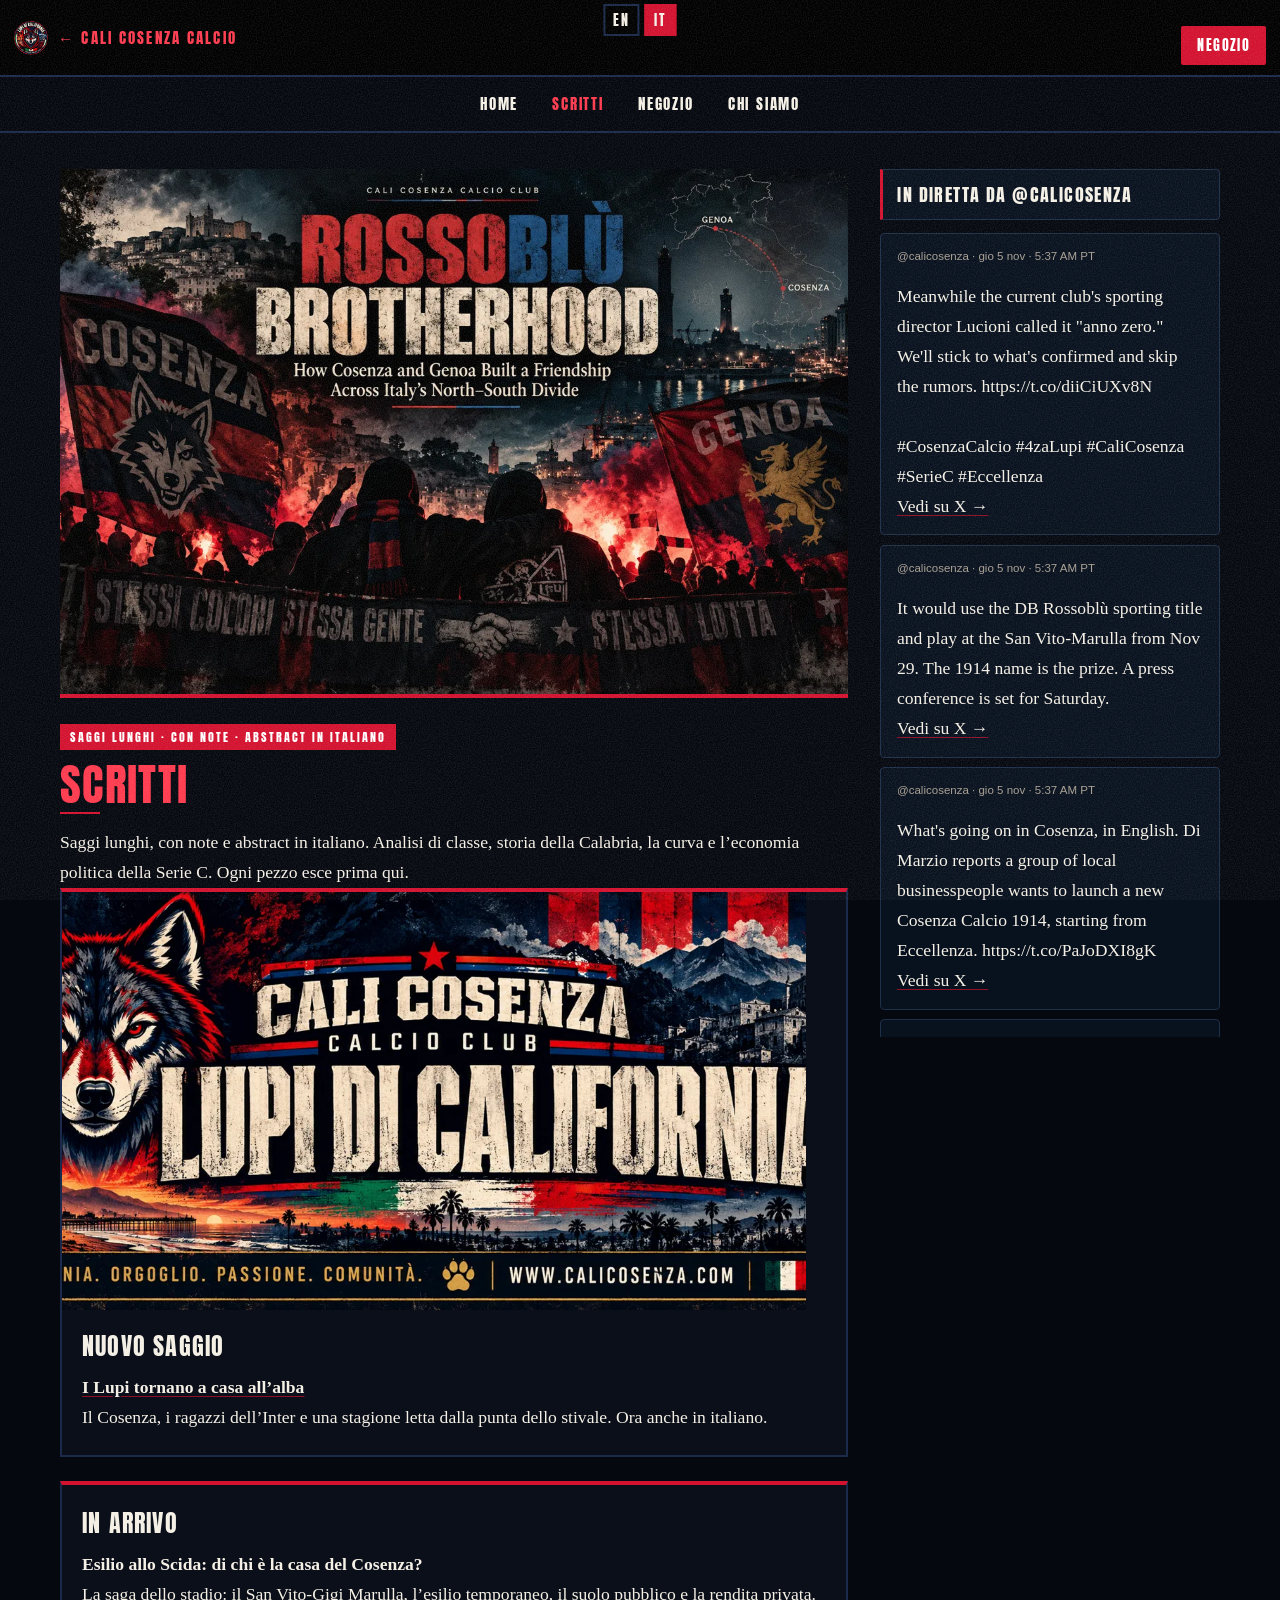
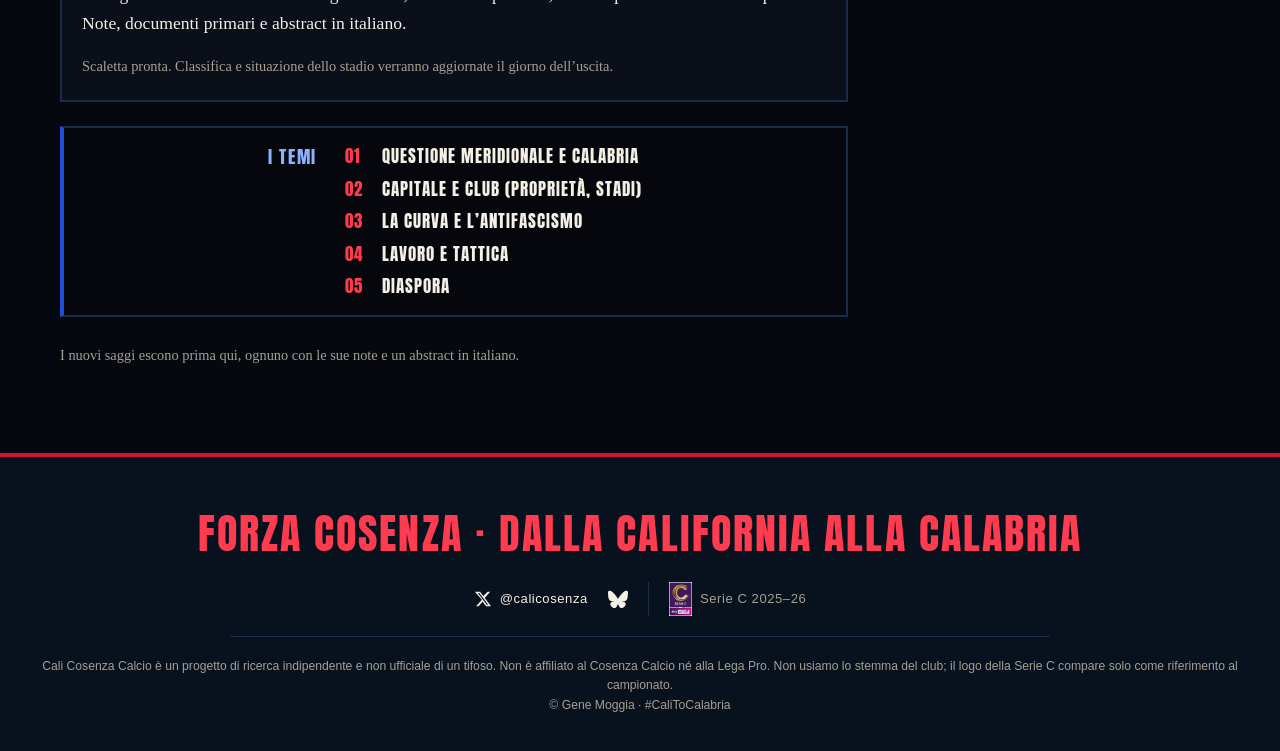
<file: it/writing/index.html>
<!DOCTYPE html>
<html lang="it">
<head>
<meta charset="UTF-8">
<meta name="viewport" content="width=device-width, initial-scale=1.0">
<title>Scritti | Cali Cosenza Calcio, Lupi di California</title>
<link rel="preload" href="/fonts/anton.woff2" as="font" type="font/woff2" crossorigin>
<link rel="stylesheet" href="/style.css">
<link rel="icon" type="image/png" sizes="32x32" href="/img/lupi/favicon-32.png">
<link rel="apple-touch-icon" href="/img/lupi/apple-touch-icon.png">
<link rel="alternate" hreflang="en" href="https://calicosenza.com/writing/">
<link rel="alternate" hreflang="it" href="https://calicosenza.com/it/writing/">
<link rel="alternate" hreflang="x-default" href="https://calicosenza.com/writing/">
</head>
<body>
<div class="lang"><a href="/writing/" hreflang="en" lang="en">EN</a> <a href="/it/writing/" hreflang="it" lang="it" aria-current="true">IT</a></div>
<a class="skip" href="#main">Vai al contenuto</a>
<div class="wbar">
  <a class="brand" href="/it/"><img src="/img/lupi/crest-240.webp" width="34" height="34" alt="">&larr; Cali Cosenza Calcio</a>
  <a class="btn sm" href="/it/merch/">Negozio</a>
</div>
<nav class="jump" aria-label="Sito">
  <a href="/it/">Home</a>
  <a href="/it/writing/" class="hot" aria-current="page">Scritti</a>
  <a href="/it/merch/">Negozio</a>
  <a href="/it/about/">Chi siamo</a>
</nav>
<div class="layout">
<details class="xfeed" id="xfeed" aria-label="Ultimi post di @calicosenza">
  <summary>In diretta da @calicosenza</summary>
  <div class="xfeed-body">
  <div class="xfallback" id="xfallback"><!-- XFEED:START --><article class="xcard"><p class="xmeta">@calicosenza · mer 4 nov · 11:19 AM PT</p><p>The Marulla was certified for 5,000. Local press counted between “a few dozen” and “about 500.” @CosenzaOfficial won 1-0.<br><br>A city owns its stadium, keeps getting billed to enter it, and finds the cheapest protest left: staying home.<br><br>https://t.co/diiCiUXv8N #Cosenza #SerieC https://t.co/AC31GVUJtc</p><a href="https://x.com/calicosenza/status/2118060472318431621" target="_blank" rel="noopener">Vedi su X →</a></article><article class="xcard"><p class="xmeta">@calicosenza · mar 3 nov · 9:41 PM PT</p><p>Footnotes over hot takes. Independent rossoblù research from Santa Barbara, California.<br><br>https://t.co/diiCiUXv8N<br><br>#CaliCosenza</p><a href="https://x.com/calicosenza/status/2117854605337882927" target="_blank" rel="noopener">Vedi su X →</a></article><article class="xcard"><p class="xmeta">@calicosenza · lun 2 nov · 8:50 AM PT</p><p>Who owns the stadium? Who pays the rent? That’s the long game here.<br><br>Start with Exile at the Scida: https://t.co/diiCiUXv8N<br><br>#SerieC</p><a href="https://x.com/calicosenza/status/2117298211668840474" target="_blank" rel="noopener">Vedi su X →</a></article><article class="xcard"><p class="xmeta">@calicosenza · dom 1 nov · 1:46 PM PT</p><p>FT · Cosenza 1–0 Inter U23<br><br>Dalmazzi header, 26′. First home win of the season at the Marulla.<br><br>Longer take (outsider framing, footnoted): https://t.co/8nHuDA0RE7<br><br>#SerieC #ForzaLupi</p><a href="https://x.com/calicosenza/status/2117010304831807654" target="_blank" rel="noopener">Vedi su X →</a></article><!-- XFEED:END --></div>
  <a class="btn xfollow" href="https://x.com/calicosenza" target="_blank" rel="noopener">Segui @calicosenza</a>
  </div>
</details>
<script>
(function(){var d=document.getElementById('xfeed');var mq=matchMedia('(min-width:1024px)');function sy(){d.open=mq.matches;}sy();mq.addEventListener&&mq.addEventListener('change',sy);
})();
</script>
<script defer src="/feed.js"></script>
<main id="main">
<img class="art-head" src="/img/lupi/brotherhood-1200.webp" srcset="/img/lupi/brotherhood-600.webp 600w, /img/lupi/brotherhood-1200.webp 1200w" sizes="(min-width:760px) 760px, 100vw" alt="Illustrazione Fratellanza Rossoblù sul gemellaggio tra tifosi del Cosenza e del Genoa" width="1200" height="800" fetchpriority="high">
  <p class="kick">Saggi lunghi · Con note · Abstract in italiano</p>
  <h2 class="section">Scritti</h2>
  <p>Saggi lunghi, con note e abstract in italiano. Analisi di classe, storia della Calabria, la curva e l’economia politica della Serie C. Ogni pezzo esce prima qui.</p>

<div class="card feat">
    <img class="cover" src="/img/lupi/band-1600.webp" width="1600" height="595" alt="Banner Lupi di California con un lupo, palme e un paese calabrese" loading="lazy">
    <h3>Nuovo saggio</h3>
    <p><strong><a href="/it/writing/wolves-come-home-at-dawn/">I Lupi tornano a casa all’alba</a></strong><br>
    Il Cosenza, i ragazzi dell’Inter e una stagione letta dalla punta dello stivale. Ora anche in italiano.</p>
  </div>

  <div class="card">
    <h3>In arrivo</h3>
    <p><strong>Esilio allo Scida: di chi è la casa del Cosenza?</strong><br>
    La saga dello stadio: il San Vito-Gigi Marulla, l’esilio temporaneo, il suolo pubblico e la rendita privata. Note, documenti primari e abstract in italiano.</p>
    <p class="note">Scaletta pronta. Classifica e situazione dello stadio verranno aggiornate il giorno dell’uscita.</p>
  </div>

  <nav class="toc pillars" aria-label="Temi"><h3>I temi</h3>
  <ol>
    <li>Questione meridionale e Calabria</li>
    <li>Capitale e club (proprietà, stadi)</li>
    <li>La curva e l’antifascismo</li>
    <li>Lavoro e tattica</li>
    <li>Diaspora</li>
  </ol></nav>

  <p class="note">I nuovi saggi escono prima qui, ognuno con le sue note e un abstract in italiano.</p>
</main>
</div>
<footer>
  <p class="foot">Forza Cosenza · Dalla California alla Calabria</p>
  <div class="foot-row">
    <a class="social" href="https://x.com/calicosenza" target="_blank" rel="noopener" aria-label="X @calicosenza"><svg viewBox="0 0 24 24" width="18" height="18" aria-hidden="true"><path fill="currentColor" d="M18.244 2.25h3.308l-7.227 8.26 8.502 11.24H16.17l-4.714-6.231-5.401 6.231H2.744l7.727-8.835L1.254 2.25H8.08l4.253 5.622L18.244 2.25zm-1.161 17.52h1.833L7.084 4.126H5.117L17.083 19.77z"/></svg><span>@calicosenza</span></a>
    <a class="social" href="https://bsky.app/profile/calicosenza.bsky.social" target="_blank" rel="noopener" aria-label="Bluesky @calicosenza.bsky.social"><svg viewBox="0 0 24 24" width="20" height="20" aria-hidden="true"><path fill="currentColor" d="M5.2 3.6C7.9 5.6 10.8 9.7 12 12c1.2-2.3 4.1-6.4 6.8-8.4 1.9-1.4 5.2-2.6 5.2 1 0 .7-.4 6-.7 6.8-.9 3-4 3.8-6.8 3.3 4.8.8 6.1 3.5 3.4 6.2-5 5.2-7.2-1.3-7.8-3-.1-.3-.1-.5-.1-.4 0-.1 0 .1-.1.4-.6 1.7-2.8 8.2-7.8 3-2.7-2.7-1.4-5.4 3.4-6.2C4.7 15.1 1.6 14.3.7 11.3.4 10.5 0 5.3 0 4.6c0-3.6 3.3-2.4 5.2-1z"/></svg></a>
    <span class="league" title="Riferimento al campionato: il Cosenza gioca in Serie C, Girone C, 2025-26"><img src="/img/serie-c-2025-26.png" width="23" height="34" alt="Serie C Sky WiFi 2025-26 league logo" loading="lazy"><span>Serie C 2025–26</span></span>
  </div>
  Cali Cosenza Calcio è un progetto di ricerca indipendente e non ufficiale di un tifoso. Non è affiliato al Cosenza Calcio né alla Lega Pro. Non usiamo lo stemma del club; il logo della Serie C compare solo come riferimento al campionato.<br>
  © Gene Moggia · #CaliToCalabria
</footer>
<script>try{document.querySelectorAll(".lang a").forEach(function(a){a.addEventListener("click",function(){localStorage.setItem("cc-lang",a.getAttribute("hreflang"))})})}catch(e){}</script>
</body>
</html>
</file>
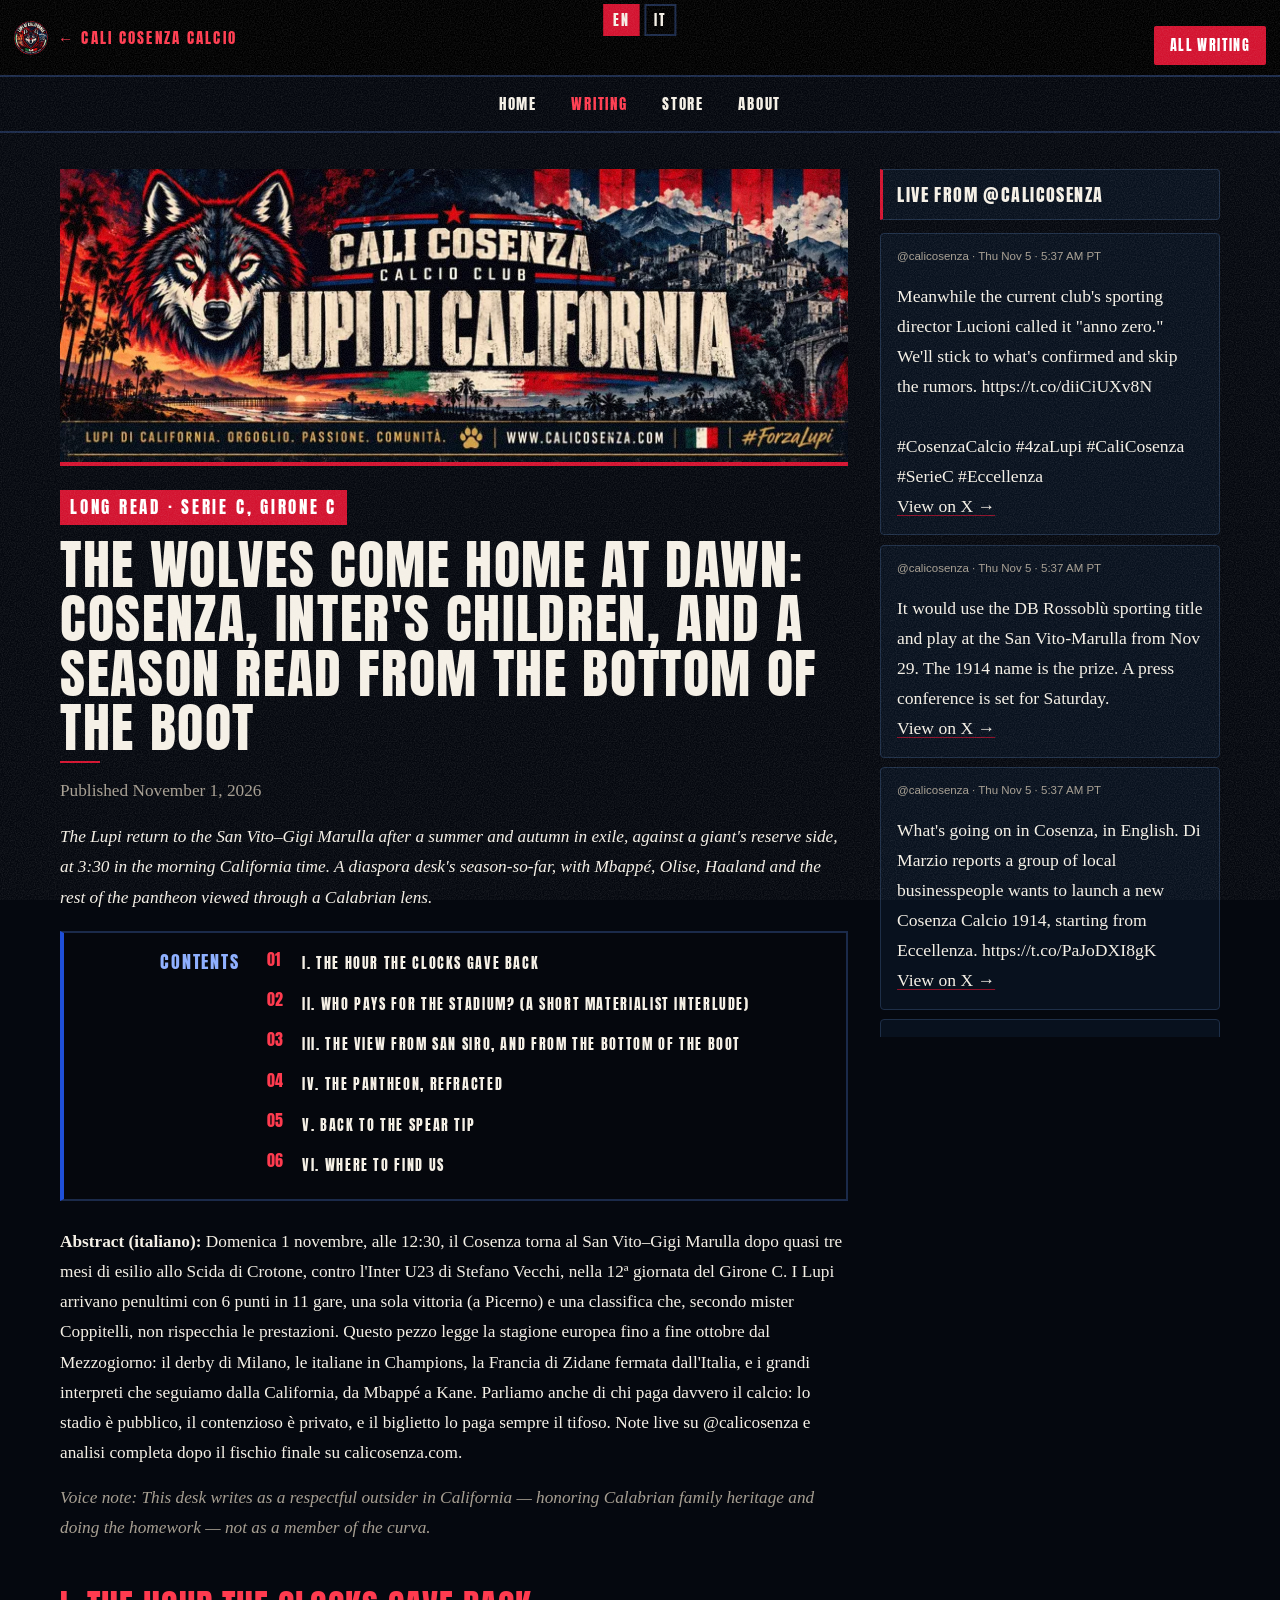
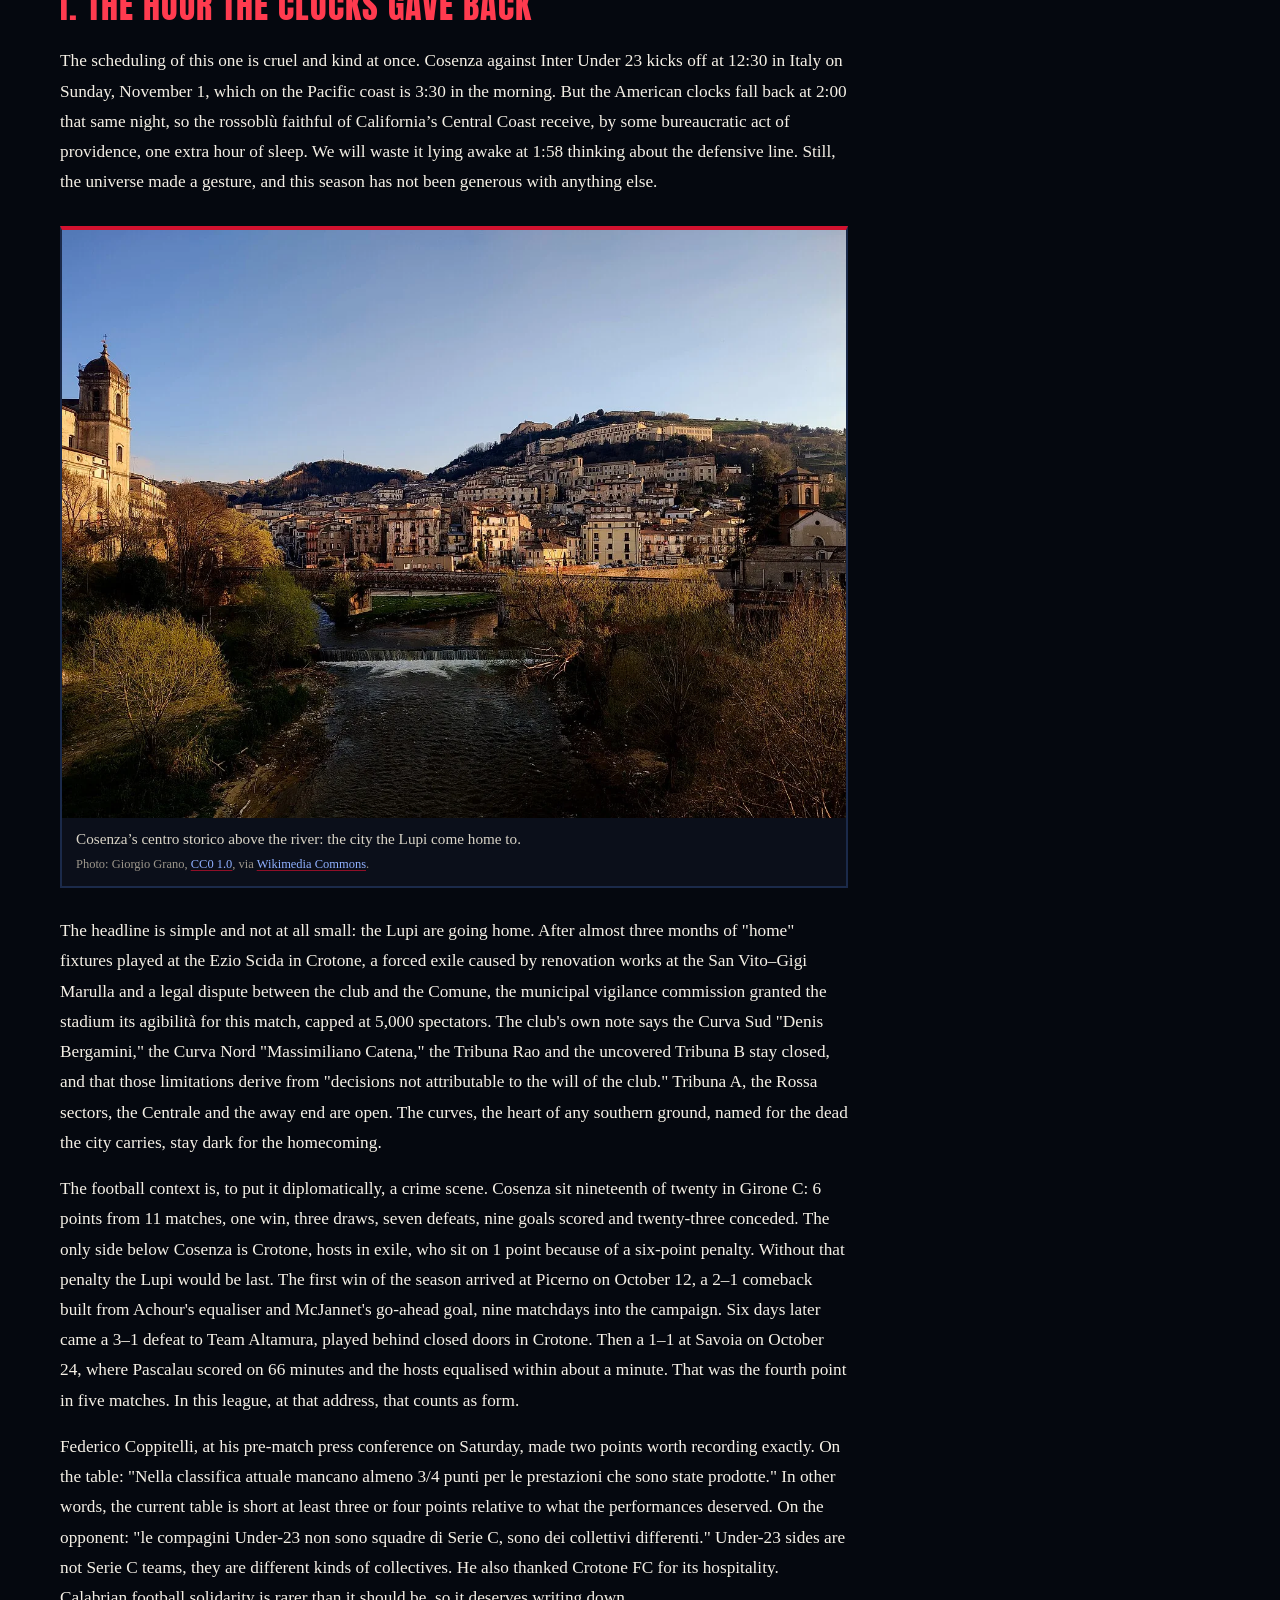
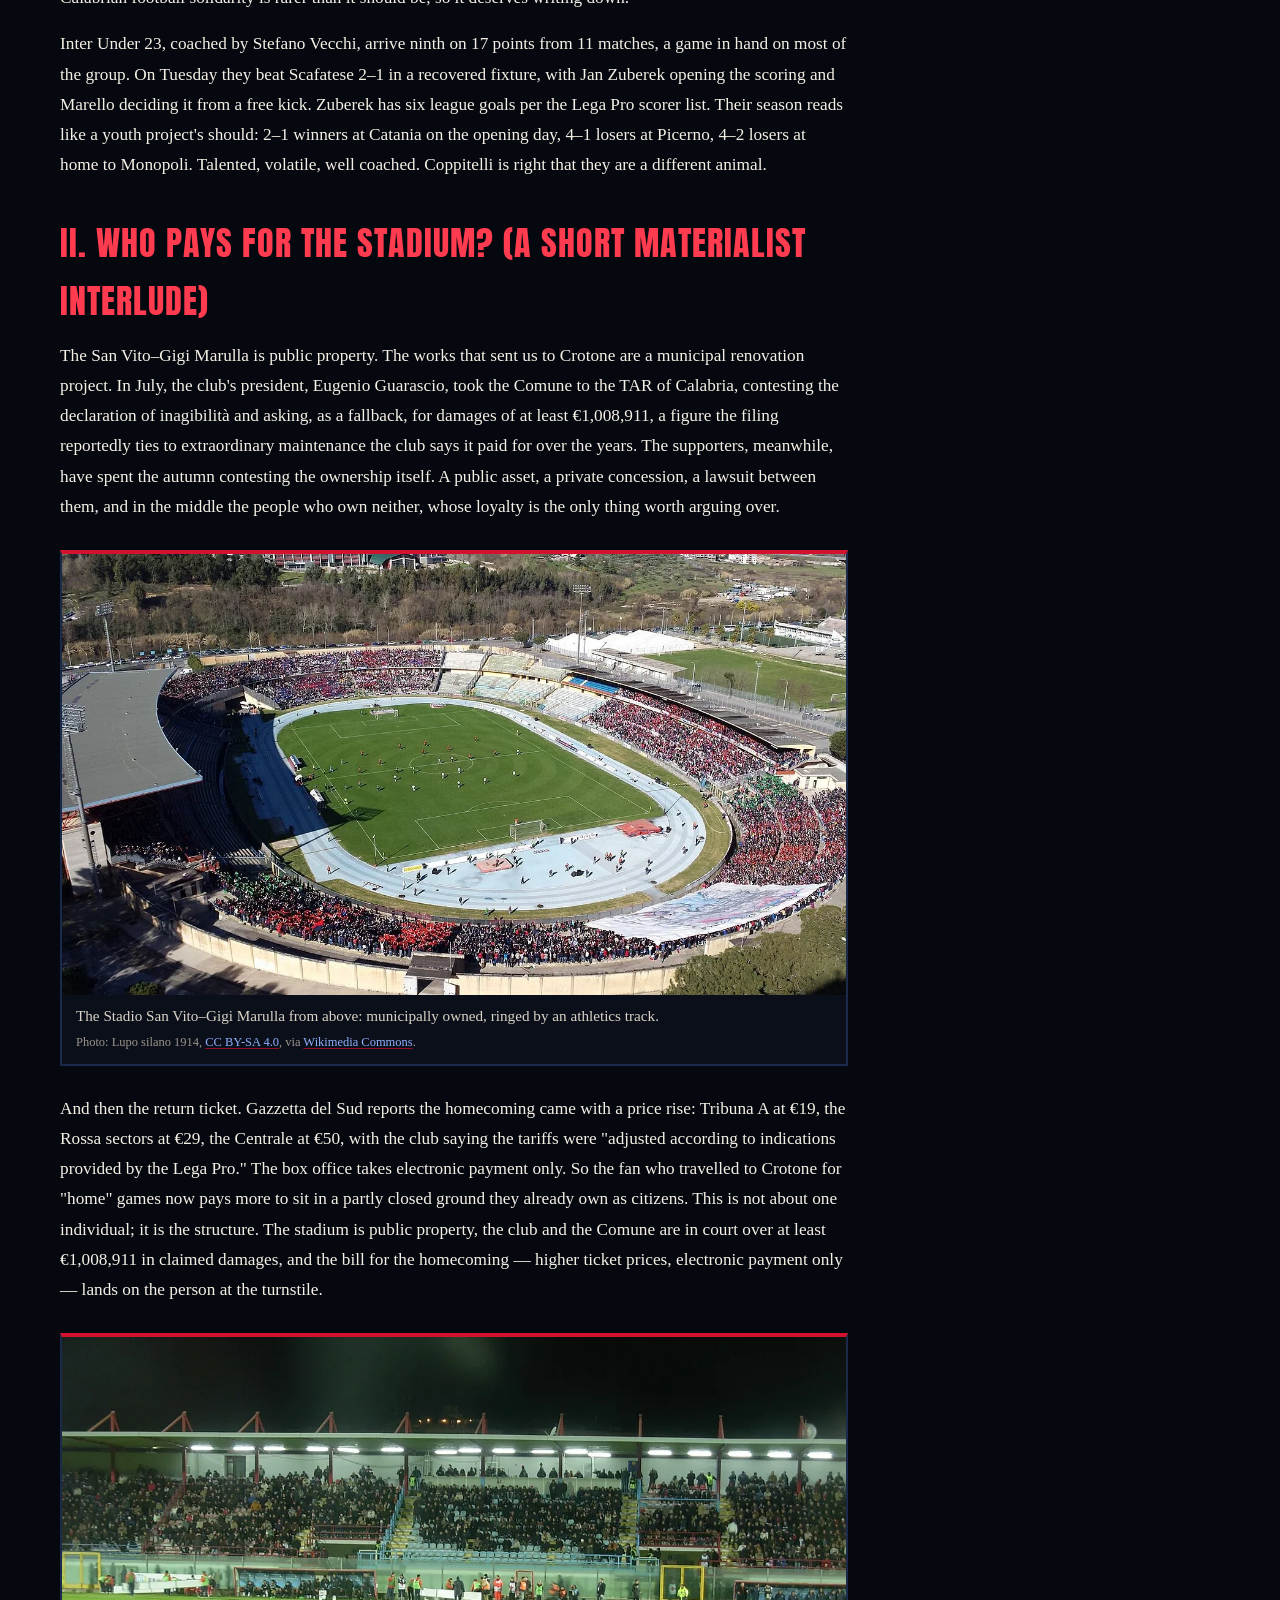
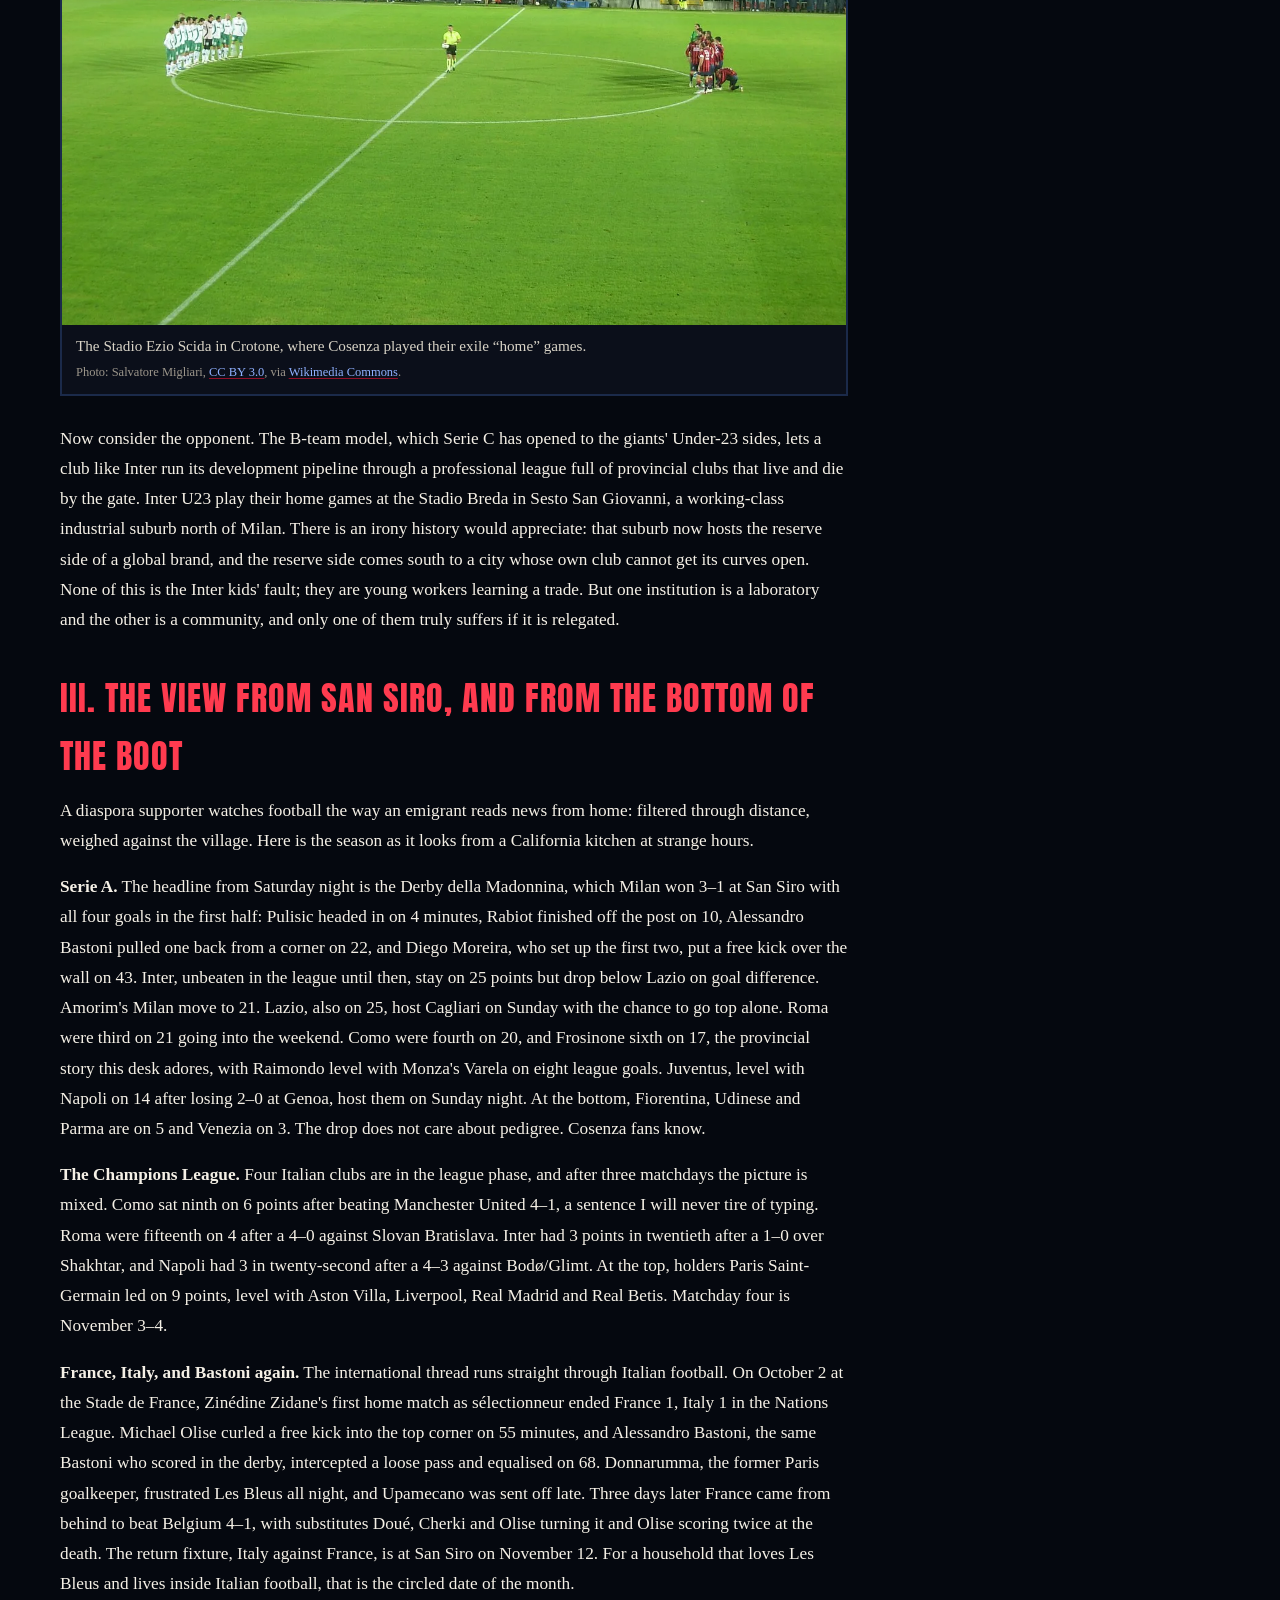
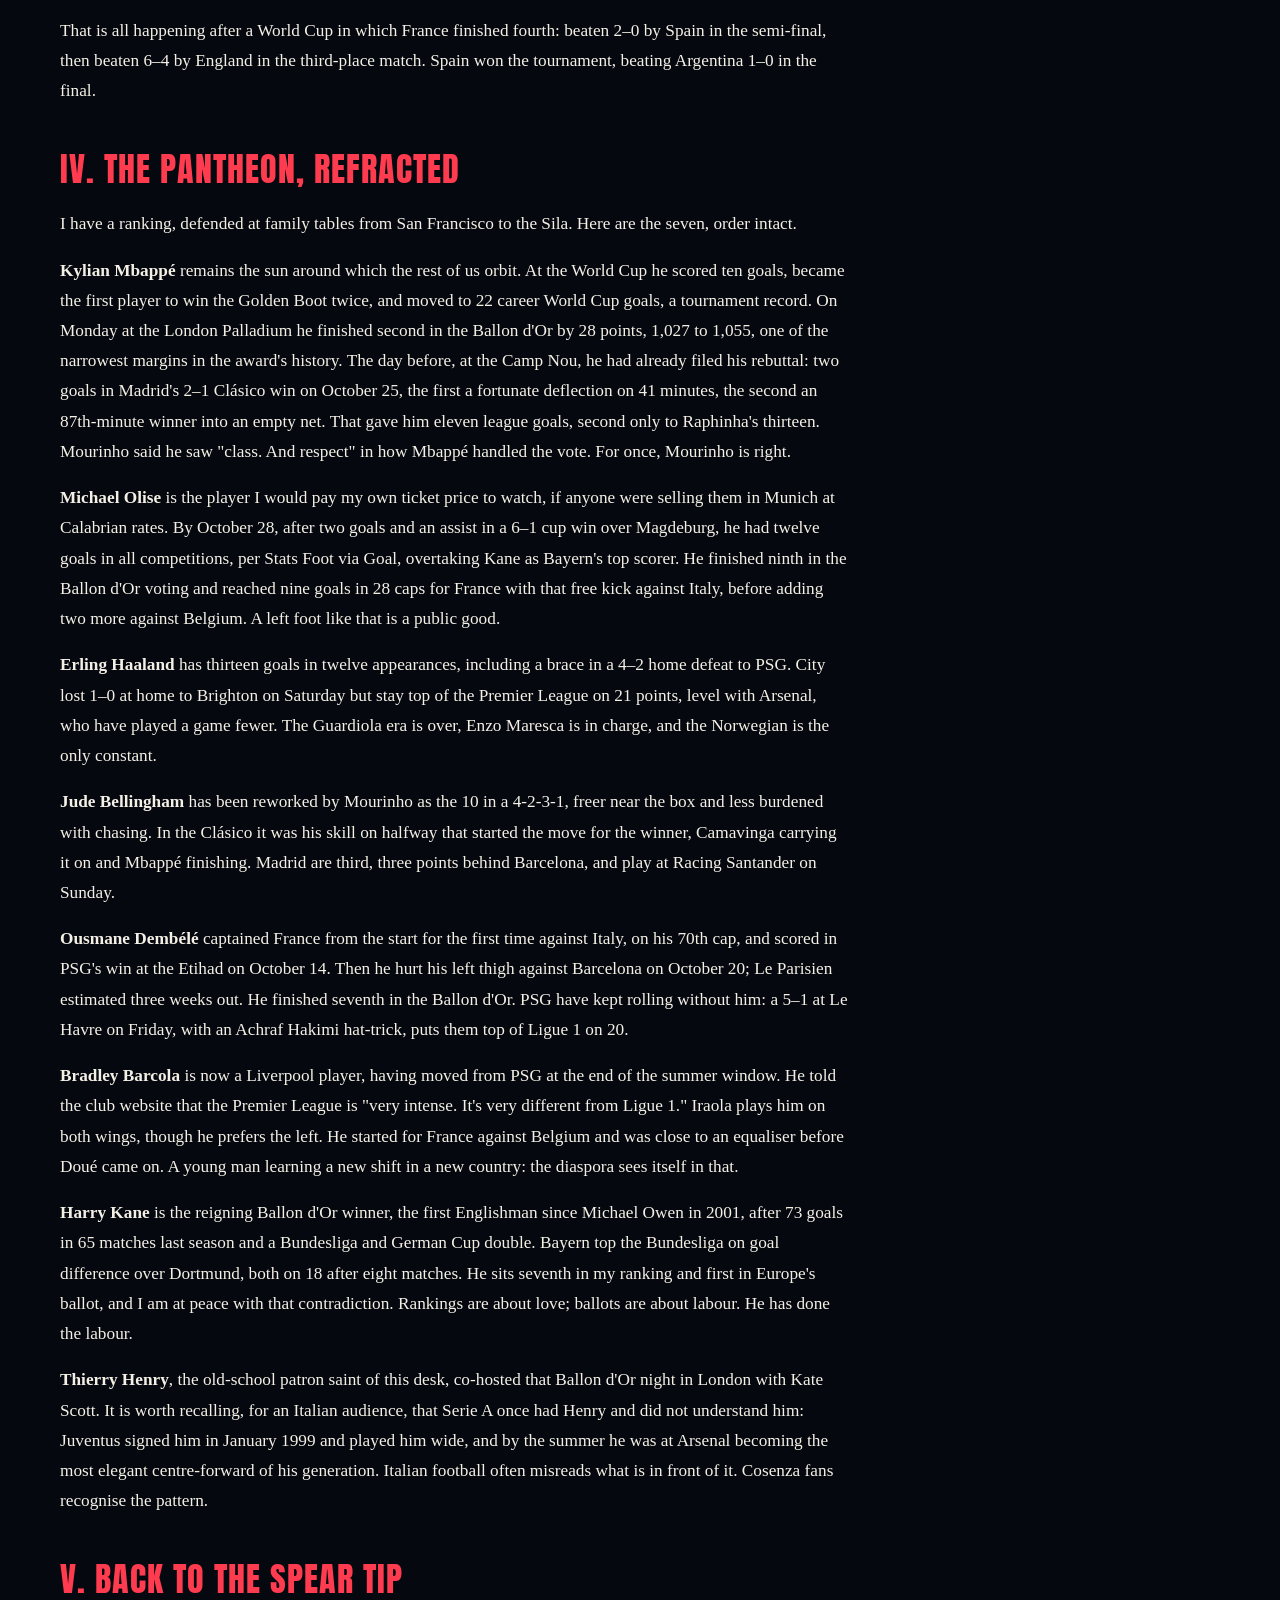
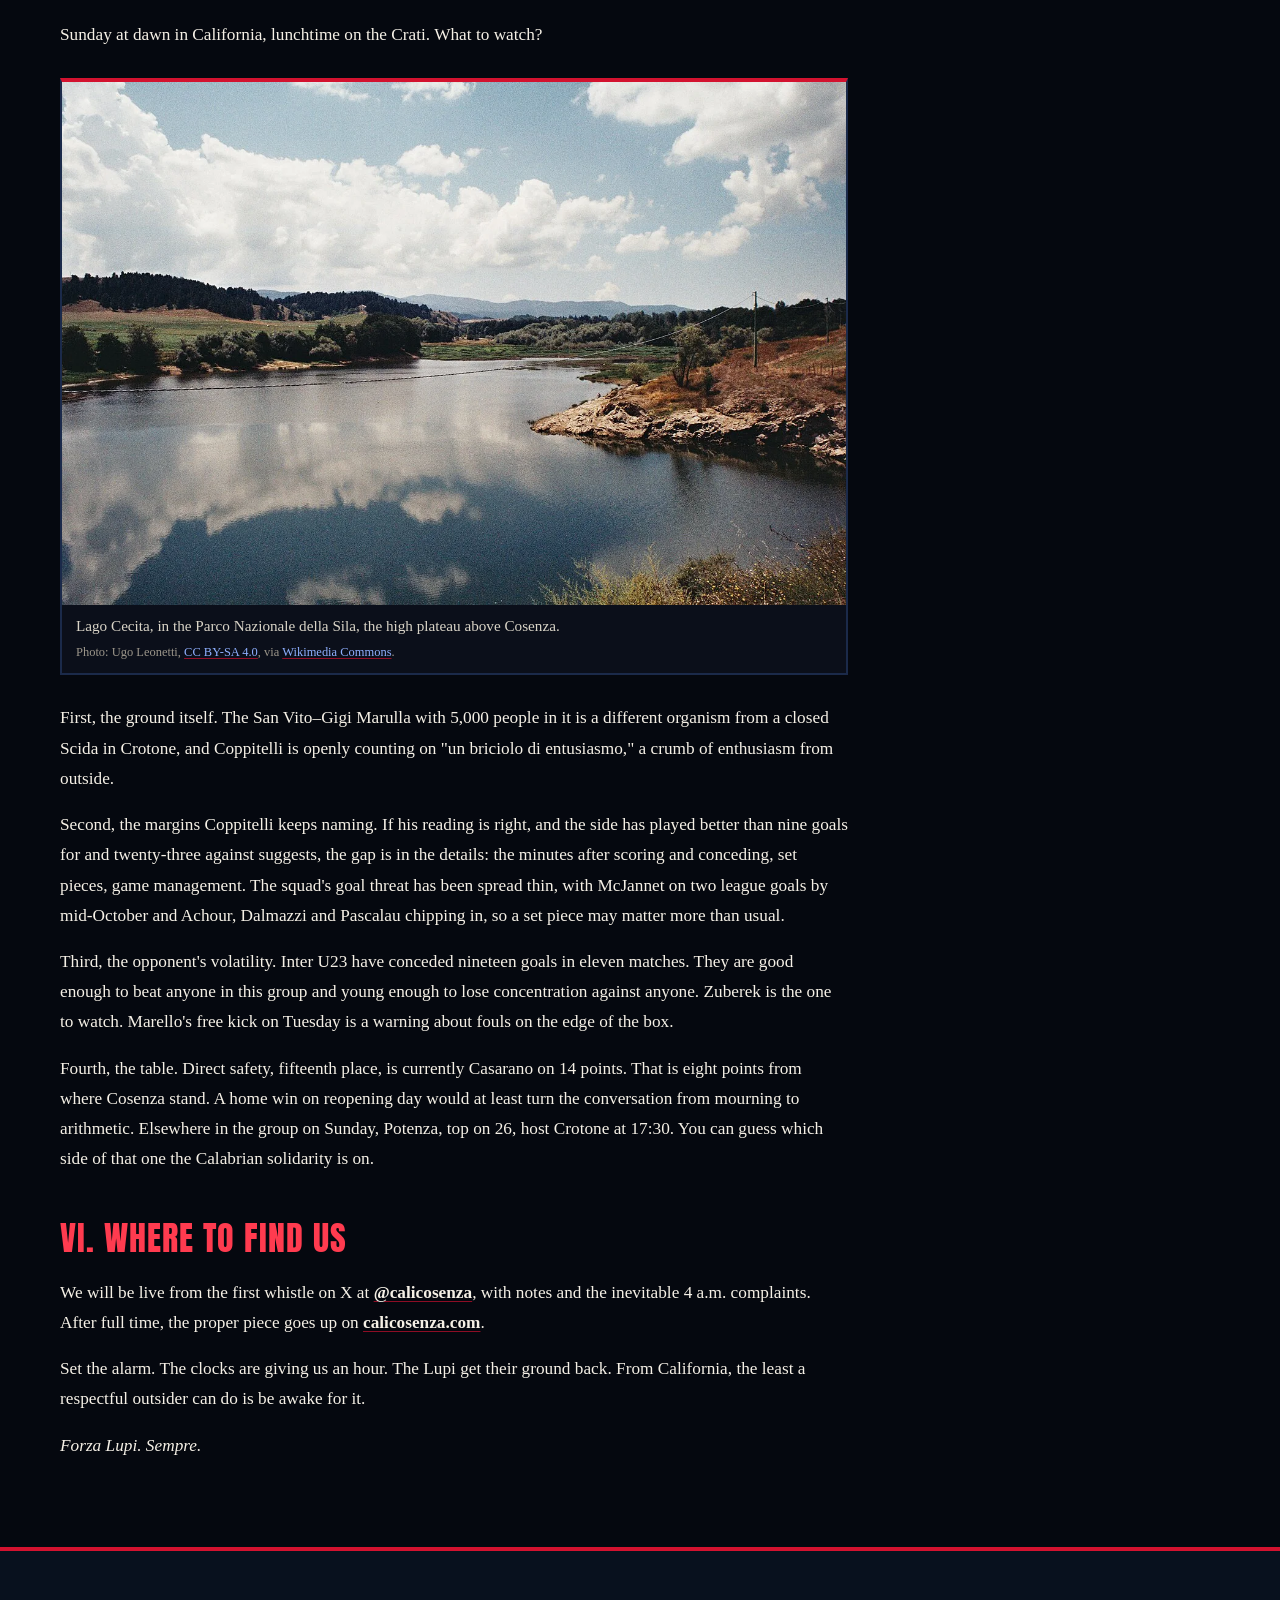
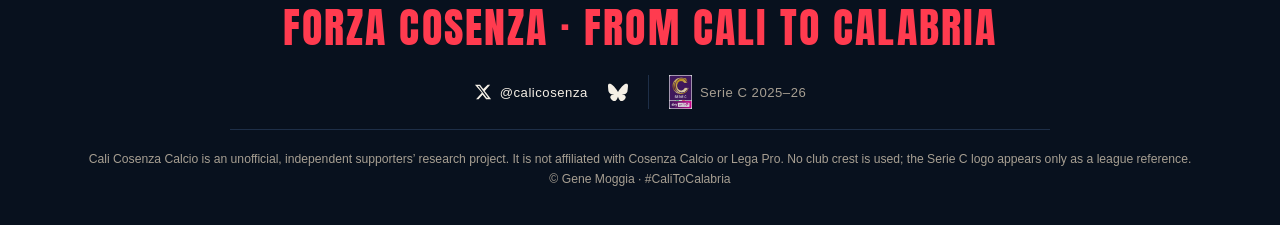
<file: writing/wolves-come-home-at-dawn/index.html>
<!DOCTYPE html>
<html lang="en">
<head>
<meta charset="UTF-8">
<meta name="viewport" content="width=device-width, initial-scale=1.0">
<title>The Wolves Come Home at Dawn: Cosenza, Inter's Children, and a Season Read From the Bottom of the Boot | Cali Cosenza Calcio</title>
<meta name="description" content="Cosenza return to the San Vito–Gigi Marulla against Inter U23: a diaspora season read from California.">
<link rel="preload" href="/fonts/anton.woff2" as="font" type="font/woff2" crossorigin>
<link rel="stylesheet" href="/style.css">
<link rel="icon" type="image/png" sizes="32x32" href="/img/lupi/favicon-32.png">
<link rel="apple-touch-icon" href="/img/lupi/apple-touch-icon.png">
<link rel="alternate" hreflang="en" href="https://calicosenza.com/writing/wolves-come-home-at-dawn/">
<link rel="alternate" hreflang="it" href="https://calicosenza.com/it/writing/wolves-come-home-at-dawn/">
<link rel="alternate" hreflang="x-default" href="https://calicosenza.com/writing/wolves-come-home-at-dawn/">
<script>try{if(localStorage.getItem("cc-lang")==="it"&&!document.referrer.includes("/it/"))location.replace("/it/"+location.pathname.replace(/^\//,""))}catch(e){}</script>
</head>
<body>
<div class="lang"><a href="/writing/wolves-come-home-at-dawn/" hreflang="en" lang="en" aria-current="true">EN</a> <a href="/it/writing/wolves-come-home-at-dawn/" hreflang="it" lang="it">IT</a></div>
<a class="skip" href="#main">Skip to content</a>
<div class="wbar">
  <a class="brand" href="/"><img src="/img/lupi/crest-240.webp" width="34" height="34" alt="">&larr; Cali Cosenza Calcio</a>
  <a class="btn sm" href="/writing/">All writing</a>
</div>
<nav class="jump" aria-label="Site">
  <a href="/">Home</a>
  <a href="/writing/" class="hot" aria-current="page">Writing</a>
  <a href="/merch/">Store</a>
  <a href="/about/">About</a>
</nav>
<div class="layout">
<details class="xfeed" id="xfeed" aria-label="Latest from @calicosenza">
  <summary>Live from @calicosenza</summary>
  <div class="xfeed-body">
  <div class="xfallback" id="xfallback"><!-- XFEED:START --><article class="xcard"><p class="xmeta">@calicosenza · Thu Nov 5 · 5:37 AM PT</p><p>Meanwhile the current club&#x27;s sporting director Lucioni called it &quot;anno zero.&quot; We&#x27;ll stick to what&#x27;s confirmed and skip the rumors. https://t.co/diiCiUXv8N<br><br>#CosenzaCalcio #4zaLupi #CaliCosenza #SerieC #Eccellenza</p><a href="https://x.com/calicosenza/status/2118336828126253414" target="_blank" rel="noopener">View on X →</a></article><article class="xcard"><p class="xmeta">@calicosenza · Thu Nov 5 · 5:37 AM PT</p><p>It would use the DB Rossoblù sporting title and play at the San Vito-Marulla from Nov 29. The 1914 name is the prize. A press conference is set for Saturday.</p><a href="https://x.com/calicosenza/status/2118336827211792677" target="_blank" rel="noopener">View on X →</a></article><article class="xcard"><p class="xmeta">@calicosenza · Thu Nov 5 · 5:37 AM PT</p><p>What&#x27;s going on in Cosenza, in English. Di Marzio reports a group of local businesspeople wants to launch a new Cosenza Calcio 1914, starting from Eccellenza. https://t.co/PaJoDXI8gK</p><a href="https://x.com/calicosenza/status/2118336825777410148" target="_blank" rel="noopener">View on X →</a></article><article class="xcard"><p class="xmeta">@calicosenza · Thu Nov 5 · 5:36 AM PT</p><p>Di Marzio: a new Cosenza Calcio 1914 plans to restart from Eccellenza at the Marulla from Nov 29. Two clubs, one stadium, one 1914. We asked who owns the home first: https://t.co/diiCiUXv8N<br><br>@seriecofficial #CosenzaCalcio #4zaLupi #CaliCosenza #SerieC #Eccellenza https://t.co/OqEBTKMqSi</p><a href="https://x.com/calicosenza/status/2118336753702416642" target="_blank" rel="noopener">View on X →</a></article><!-- XFEED:END --></div>
  <a class="btn xfollow" href="https://x.com/calicosenza" target="_blank" rel="noopener">Follow @calicosenza</a>
  </div>
</details>
<script>
(function(){var d=document.getElementById('xfeed');var mq=matchMedia('(min-width:1024px)');function sy(){d.open=mq.matches;}sy();mq.addEventListener&&mq.addEventListener('change',sy);
})();
</script>
<script defer src="/feed.js"></script>
<main id="main">
<img class="art-head" src="/img/lupi/band-1600.webp" srcset="/img/lupi/band-800.webp 800w, /img/lupi/band-1600.webp 1600w" sizes="(min-width:760px) 760px, 100vw" width="1600" height="595" alt="Cali Cosenza Calcio Club, Lupi di California banner with a wolf, palms and a Calabrian town" style="aspect-ratio:auto" fetchpriority="high">
<article class="paper">
<p class="kick">Long read · Serie C, Girone C</p>
<h2 class="section atitle">The Wolves Come Home at Dawn: Cosenza, Inter's Children, and a Season Read From the Bottom of the Boot</h2>
<p class="note">Published November 1, 2026</p>
<p class="dek"><em>The Lupi return to the San Vito–Gigi Marulla after a summer and autumn in exile, against a giant's reserve side, at 3:30 in the morning California time. A diaspora desk's season-so-far, with Mbappé, Olise, Haaland and the rest of the pantheon viewed through a Calabrian lens.</em></p>
<nav class="toc" aria-label="Contents"><h3>Contents</h3><ol><li><a href="#s1">I. The hour the clocks gave back</a></li><li><a href="#s2">II. Who pays for the stadium? (A short materialist interlude)</a></li><li><a href="#s3">III. The view from San Siro, and from the bottom of the boot</a></li><li><a href="#s4">IV. The pantheon, refracted</a></li><li><a href="#s5">V. Back to the spear tip</a></li><li><a href="#s6">VI. Where to find us</a></li></ol></nav>



<p><strong>Abstract (italiano):</strong> Domenica 1 novembre, alle 12:30, il Cosenza torna al San Vito–Gigi Marulla dopo quasi tre mesi di esilio allo Scida di Crotone, contro l'Inter U23 di Stefano Vecchi, nella 12ª giornata del Girone C. I Lupi arrivano penultimi con 6 punti in 11 gare, una sola vittoria (a Picerno) e una classifica che, secondo mister Coppitelli, non rispecchia le prestazioni. Questo pezzo legge la stagione europea fino a fine ottobre dal Mezzogiorno: il derby di Milano, le italiane in Champions, la Francia di Zidane fermata dall'Italia, e i grandi interpreti che seguiamo dalla California, da Mbappé a Kane. Parliamo anche di chi paga davvero il calcio: lo stadio è pubblico, il contenzioso è privato, e il biglietto lo paga sempre il tifoso. Note live su @calicosenza e analisi completa dopo il fischio finale su calicosenza.com.</p>

<p class="note"><em>Voice note: This desk writes as a respectful outsider in California — honoring Calabrian family heritage and doing the homework — not as a member of the curva.</em></p>
<h2 id="s1">I. The hour the clocks gave back</h2>
<p>The scheduling of this one is cruel and kind at once. Cosenza against Inter Under 23 kicks off at 12:30 in Italy on Sunday, November 1, which on the Pacific coast is 3:30 in the morning. But the American clocks fall back at 2:00 that same night, so the rossoblù faithful of California’s Central Coast receive, by some bureaucratic act of providence, one extra hour of sleep. We will waste it lying awake at 1:58 thinking about the defensive line. Still, the universe made a gesture, and this season has not been generous with anything else.</p>
<figure class="efig"><img src="/img/essays/cosenza-old-town-1280.webp" srcset="/img/essays/cosenza-old-town-640.webp 640w, /img/essays/cosenza-old-town-1280.webp 1280w" sizes="(min-width:760px) 720px, 100vw" width="1280" height="960" alt="Cosenza’s old town rising above the river in late-afternoon light" loading="lazy" decoding="async"><figcaption>Cosenza’s centro storico above the river: the city the Lupi come home to.<span class="credit">Photo: Giorgio Grano, <a href="https://creativecommons.org/publicdomain/zero/1.0/" target="_blank" rel="noopener">CC0 1.0</a>, via <a href="https://commons.wikimedia.org/wiki/File:Cosenza,_centro_storico.jpg" target="_blank" rel="noopener">Wikimedia Commons</a>.</span></figcaption></figure>

<p>The headline is simple and not at all small: the Lupi are going home. After almost three months of "home" fixtures played at the Ezio Scida in Crotone, a forced exile caused by renovation works at the San Vito–Gigi Marulla and a legal dispute between the club and the Comune, the municipal vigilance commission granted the stadium its agibilità for this match, capped at 5,000 spectators. The club's own note says the Curva Sud "Denis Bergamini," the Curva Nord "Massimiliano Catena," the Tribuna Rao and the uncovered Tribuna B stay closed, and that those limitations derive from "decisions not attributable to the will of the club." Tribuna A, the Rossa sectors, the Centrale and the away end are open. The curves, the heart of any southern ground, named for the dead the city carries, stay dark for the homecoming.</p>
<p>The football context is, to put it diplomatically, a crime scene. Cosenza sit nineteenth of twenty in Girone C: 6 points from 11 matches, one win, three draws, seven defeats, nine goals scored and twenty-three conceded. The only side below Cosenza is Crotone, hosts in exile, who sit on 1 point because of a six-point penalty. Without that penalty the Lupi would be last. The first win of the season arrived at Picerno on October 12, a 2–1 comeback built from Achour's equaliser and McJannet's go-ahead goal, nine matchdays into the campaign. Six days later came a 3–1 defeat to Team Altamura, played behind closed doors in Crotone. Then a 1–1 at Savoia on October 24, where Pascalau scored on 66 minutes and the hosts equalised within about a minute. That was the fourth point in five matches. In this league, at that address, that counts as form.</p>
<p>Federico Coppitelli, at his pre-match press conference on Saturday, made two points worth recording exactly. On the table: "Nella classifica attuale mancano almeno 3/4 punti per le prestazioni che sono state prodotte." In other words, the current table is short at least three or four points relative to what the performances deserved. On the opponent: "le compagini Under-23 non sono squadre di Serie C, sono dei collettivi differenti." Under-23 sides are not Serie C teams, they are different kinds of collectives. He also thanked Crotone FC for its hospitality. Calabrian football solidarity is rarer than it should be, so it deserves writing down.</p>
<p>Inter Under 23, coached by Stefano Vecchi, arrive ninth on 17 points from 11 matches, a game in hand on most of the group. On Tuesday they beat Scafatese 2–1 in a recovered fixture, with Jan Zuberek opening the scoring and Marello deciding it from a free kick. Zuberek has six league goals per the Lega Pro scorer list. Their season reads like a youth project's should: 2–1 winners at Catania on the opening day, 4–1 losers at Picerno, 4–2 losers at home to Monopoli. Talented, volatile, well coached. Coppitelli is right that they are a different animal.</p>
<h2 id="s2">II. Who pays for the stadium? (A short materialist interlude)</h2>
<p>The San Vito–Gigi Marulla is public property. The works that sent us to Crotone are a municipal renovation project. In July, the club's president, Eugenio Guarascio, took the Comune to the TAR of Calabria, contesting the declaration of inagibilità and asking, as a fallback, for damages of at least €1,008,911, a figure the filing reportedly ties to extraordinary maintenance the club says it paid for over the years. The supporters, meanwhile, have spent the autumn contesting the ownership itself. A public asset, a private concession, a lawsuit between them, and in the middle the people who own neither, whose loyalty is the only thing worth arguing over.</p>
<figure class="efig"><img src="/img/essays/san-vito-marulla-1280.webp" srcset="/img/essays/san-vito-marulla-640.webp 640w, /img/essays/san-vito-marulla-1280.webp 1280w" sizes="(min-width:760px) 720px, 100vw" width="1280" height="720" alt="Aerial view of the Stadio San Vito–Gigi Marulla in Cosenza on a matchday, with the athletics track around the pitch" loading="lazy" decoding="async"><figcaption>The Stadio San Vito–Gigi Marulla from above: municipally owned, ringed by an athletics track.<span class="credit">Photo: Lupo silano 1914, <a href="https://creativecommons.org/licenses/by-sa/4.0/" target="_blank" rel="noopener">CC BY-SA 4.0</a>, via <a href="https://commons.wikimedia.org/wiki/File:Stadio_San_Vito-Marulla_-_Cosenza.jpg" target="_blank" rel="noopener">Wikimedia Commons</a>.</span></figcaption></figure>

<p>And then the return ticket. Gazzetta del Sud reports the homecoming came with a price rise: Tribuna A at €19, the Rossa sectors at €29, the Centrale at €50, with the club saying the tariffs were "adjusted according to indications provided by the Lega Pro." The box office takes electronic payment only. So the fan who travelled to Crotone for "home" games now pays more to sit in a partly closed ground they already own as citizens. This is not about one individual; it is the structure. The stadium is public property, the club and the Comune are in court over at least €1,008,911 in claimed damages, and the bill for the homecoming — higher ticket prices, electronic payment only — lands on the person at the turnstile.</p>
<figure class="efig"><img src="/img/essays/scida-crotone-1280.webp" srcset="/img/essays/scida-crotone-640.webp 640w, /img/essays/scida-crotone-1280.webp 1280w" sizes="(min-width:760px) 720px, 100vw" width="1280" height="960" alt="The Stadio Ezio Scida in Crotone under floodlights, players lined up at the centre circle" loading="lazy" decoding="async"><figcaption>The Stadio Ezio Scida in Crotone, where Cosenza played their exile “home” games.<span class="credit">Photo: Salvatore Migliari, <a href="https://creativecommons.org/licenses/by/3.0/" target="_blank" rel="noopener">CC BY 3.0</a>, via <a href="https://commons.wikimedia.org/wiki/File:Stadio_Ezio_Scida_-_panoramio.jpg" target="_blank" rel="noopener">Wikimedia Commons</a>.</span></figcaption></figure>

<p>Now consider the opponent. The B-team model, which Serie C has opened to the giants' Under-23 sides, lets a club like Inter run its development pipeline through a professional league full of provincial clubs that live and die by the gate. Inter U23 play their home games at the Stadio Breda in Sesto San Giovanni, a working-class industrial suburb north of Milan. There is an irony history would appreciate: that suburb now hosts the reserve side of a global brand, and the reserve side comes south to a city whose own club cannot get its curves open. None of this is the Inter kids' fault; they are young workers learning a trade. But one institution is a laboratory and the other is a community, and only one of them truly suffers if it is relegated.</p>
<h2 id="s3">III. The view from San Siro, and from the bottom of the boot</h2>
<p>A diaspora supporter watches football the way an emigrant reads news from home: filtered through distance, weighed against the village. Here is the season as it looks from a California kitchen at strange hours.</p>
<p><strong>Serie A.</strong> The headline from Saturday night is the Derby della Madonnina, which Milan won 3–1 at San Siro with all four goals in the first half: Pulisic headed in on 4 minutes, Rabiot finished off the post on 10, Alessandro Bastoni pulled one back from a corner on 22, and Diego Moreira, who set up the first two, put a free kick over the wall on 43. Inter, unbeaten in the league until then, stay on 25 points but drop below Lazio on goal difference. Amorim's Milan move to 21. Lazio, also on 25, host Cagliari on Sunday with the chance to go top alone. Roma were third on 21 going into the weekend. Como were fourth on 20, and Frosinone sixth on 17, the provincial story this desk adores, with Raimondo level with Monza's Varela on eight league goals. Juventus, level with Napoli on 14 after losing 2–0 at Genoa, host them on Sunday night. At the bottom, Fiorentina, Udinese and Parma are on 5 and Venezia on 3. The drop does not care about pedigree. Cosenza fans know.</p>
<p><strong>The Champions League.</strong> Four Italian clubs are in the league phase, and after three matchdays the picture is mixed. Como sat ninth on 6 points after beating Manchester United 4–1, a sentence I will never tire of typing. Roma were fifteenth on 4 after a 4–0 against Slovan Bratislava. Inter had 3 points in twentieth after a 1–0 over Shakhtar, and Napoli had 3 in twenty-second after a 4–3 against Bodø/Glimt. At the top, holders Paris Saint-Germain led on 9 points, level with Aston Villa, Liverpool, Real Madrid and Real Betis. Matchday four is November 3–4.</p>
<p><strong>France, Italy, and Bastoni again.</strong> The international thread runs straight through Italian football. On October 2 at the Stade de France, Zinédine Zidane's first home match as sélectionneur ended France 1, Italy 1 in the Nations League. Michael Olise curled a free kick into the top corner on 55 minutes, and Alessandro Bastoni, the same Bastoni who scored in the derby, intercepted a loose pass and equalised on 68. Donnarumma, the former Paris goalkeeper, frustrated Les Bleus all night, and Upamecano was sent off late. Three days later France came from behind to beat Belgium 4–1, with substitutes Doué, Cherki and Olise turning it and Olise scoring twice at the death. The return fixture, Italy against France, is at San Siro on November 12. For a household that loves Les Bleus and lives inside Italian football, that is the circled date of the month.</p>
<p>That is all happening after a World Cup in which France finished fourth: beaten 2–0 by Spain in the semi-final, then beaten 6–4 by England in the third-place match. Spain won the tournament, beating Argentina 1–0 in the final.</p>
<h2 id="s4">IV. The pantheon, refracted</h2>
<p>I have a ranking, defended at family tables from San Francisco to the Sila. Here are the seven, order intact.</p>
<p><strong>Kylian Mbappé</strong> remains the sun around which the rest of us orbit. At the World Cup he scored ten goals, became the first player to win the Golden Boot twice, and moved to 22 career World Cup goals, a tournament record. On Monday at the London Palladium he finished second in the Ballon d'Or by 28 points, 1,027 to 1,055, one of the narrowest margins in the award's history. The day before, at the Camp Nou, he had already filed his rebuttal: two goals in Madrid's 2–1 Clásico win on October 25, the first a fortunate deflection on 41 minutes, the second an 87th-minute winner into an empty net. That gave him eleven league goals, second only to Raphinha's thirteen. Mourinho said he saw "class. And respect" in how Mbappé handled the vote. For once, Mourinho is right.</p>
<p><strong>Michael Olise</strong> is the player I would pay my own ticket price to watch, if anyone were selling them in Munich at Calabrian rates. By October 28, after two goals and an assist in a 6–1 cup win over Magdeburg, he had twelve goals in all competitions, per Stats Foot via Goal, overtaking Kane as Bayern's top scorer. He finished ninth in the Ballon d'Or voting and reached nine goals in 28 caps for France with that free kick against Italy, before adding two more against Belgium. A left foot like that is a public good.</p>
<p><strong>Erling Haaland</strong> has thirteen goals in twelve appearances, including a brace in a 4–2 home defeat to PSG. City lost 1–0 at home to Brighton on Saturday but stay top of the Premier League on 21 points, level with Arsenal, who have played a game fewer. The Guardiola era is over, Enzo Maresca is in charge, and the Norwegian is the only constant.</p>
<p><strong>Jude Bellingham</strong> has been reworked by Mourinho as the 10 in a 4-2-3-1, freer near the box and less burdened with chasing. In the Clásico it was his skill on halfway that started the move for the winner, Camavinga carrying it on and Mbappé finishing. Madrid are third, three points behind Barcelona, and play at Racing Santander on Sunday.</p>
<p><strong>Ousmane Dembélé</strong> captained France from the start for the first time against Italy, on his 70th cap, and scored in PSG's win at the Etihad on October 14. Then he hurt his left thigh against Barcelona on October 20; Le Parisien estimated three weeks out. He finished seventh in the Ballon d'Or. PSG have kept rolling without him: a 5–1 at Le Havre on Friday, with an Achraf Hakimi hat-trick, puts them top of Ligue 1 on 20.</p>
<p><strong>Bradley Barcola</strong> is now a Liverpool player, having moved from PSG at the end of the summer window. He told the club website that the Premier League is "very intense. It's very different from Ligue 1." Iraola plays him on both wings, though he prefers the left. He started for France against Belgium and was close to an equaliser before Doué came on. A young man learning a new shift in a new country: the diaspora sees itself in that.</p>
<p><strong>Harry Kane</strong> is the reigning Ballon d'Or winner, the first Englishman since Michael Owen in 2001, after 73 goals in 65 matches last season and a Bundesliga and German Cup double. Bayern top the Bundesliga on goal difference over Dortmund, both on 18 after eight matches. He sits seventh in my ranking and first in Europe's ballot, and I am at peace with that contradiction. Rankings are about love; ballots are about labour. He has done the labour.</p>
<p><strong>Thierry Henry</strong>, the old-school patron saint of this desk, co-hosted that Ballon d'Or night in London with Kate Scott. It is worth recalling, for an Italian audience, that Serie A once had Henry and did not understand him: Juventus signed him in January 1999 and played him wide, and by the summer he was at Arsenal becoming the most elegant centre-forward of his generation. Italian football often misreads what is in front of it. Cosenza fans recognise the pattern.</p>
<h2 id="s5">V. Back to the spear tip</h2>
<p>Sunday at dawn in California, lunchtime on the Crati. What to watch?</p>
<figure class="efig"><img src="/img/essays/sila-lago-cecita-1280.webp" srcset="/img/essays/sila-lago-cecita-640.webp 640w, /img/essays/sila-lago-cecita-1280.webp 1280w" sizes="(min-width:760px) 720px, 100vw" width="1280" height="854" alt="Lago Cecita in the Sila National Park under a cloudy sky" loading="lazy" decoding="async"><figcaption>Lago Cecita, in the Parco Nazionale della Sila, the high plateau above Cosenza.<span class="credit">Photo: Ugo Leonetti, <a href="https://creativecommons.org/licenses/by-sa/4.0/" target="_blank" rel="noopener">CC BY-SA 4.0</a>, via <a href="https://commons.wikimedia.org/wiki/File:Parco_Nazionale_della_Sila,_Lago_Cecita.jpg" target="_blank" rel="noopener">Wikimedia Commons</a>.</span></figcaption></figure>

<p>First, the ground itself. The San Vito–Gigi Marulla with 5,000 people in it is a different organism from a closed Scida in Crotone, and Coppitelli is openly counting on "un briciolo di entusiasmo," a crumb of enthusiasm from outside.</p>
<p>Second, the margins Coppitelli keeps naming. If his reading is right, and the side has played better than nine goals for and twenty-three against suggests, the gap is in the details: the minutes after scoring and conceding, set pieces, game management. The squad's goal threat has been spread thin, with McJannet on two league goals by mid-October and Achour, Dalmazzi and Pascalau chipping in, so a set piece may matter more than usual.</p>
<p>Third, the opponent's volatility. Inter U23 have conceded nineteen goals in eleven matches. They are good enough to beat anyone in this group and young enough to lose concentration against anyone. Zuberek is the one to watch. Marello's free kick on Tuesday is a warning about fouls on the edge of the box.</p>
<p>Fourth, the table. Direct safety, fifteenth place, is currently Casarano on 14 points. That is eight points from where Cosenza stand. A home win on reopening day would at least turn the conversation from mourning to arithmetic. Elsewhere in the group on Sunday, Potenza, top on 26, host Crotone at 17:30. You can guess which side of that one the Calabrian solidarity is on.</p>
<h2 id="s6">VI. Where to find us</h2>
<p>We will be live from the first whistle on X at <strong><a href="https://x.com/calicosenza">@calicosenza</a></strong>, with notes and the inevitable 4 a.m. complaints. After full time, the proper piece goes up on <strong><a href="/">calicosenza.com</a></strong>.</p>
<p>Set the alarm. The clocks are giving us an hour. The Lupi get their ground back. From California, the least a respectful outsider can do is be awake for it.</p>
<p><em>Forza Lupi. Sempre.</em></p>
</article>
</main>
</div>
<footer>
  <p class="foot">Forza Cosenza · From Cali to Calabria</p>
  <div class="foot-row">
    <a class="social" href="https://x.com/calicosenza" target="_blank" rel="noopener" aria-label="X @calicosenza"><svg viewBox="0 0 24 24" width="18" height="18" aria-hidden="true"><path fill="currentColor" d="M18.244 2.25h3.308l-7.227 8.26 8.502 11.24H16.17l-4.714-6.231-5.401 6.231H2.744l7.727-8.835L1.254 2.25H8.08l4.253 5.622L18.244 2.25zm-1.161 17.52h1.833L7.084 4.126H5.117L17.083 19.77z"/></svg><span>@calicosenza</span></a>
    <a class="social" href="https://bsky.app/profile/calicosenza.bsky.social" target="_blank" rel="noopener" aria-label="Bluesky @calicosenza.bsky.social"><svg viewBox="0 0 24 24" width="20" height="20" aria-hidden="true"><path fill="currentColor" d="M5.2 3.6C7.9 5.6 10.8 9.7 12 12c1.2-2.3 4.1-6.4 6.8-8.4 1.9-1.4 5.2-2.6 5.2 1 0 .7-.4 6-.7 6.8-.9 3-4 3.8-6.8 3.3 4.8.8 6.1 3.5 3.4 6.2-5 5.2-7.2-1.3-7.8-3-.1-.3-.1-.5-.1-.4 0-.1 0 .1-.1.4-.6 1.7-2.8 8.2-7.8 3-2.7-2.7-1.4-5.4 3.4-6.2C4.7 15.1 1.6 14.3.7 11.3.4 10.5 0 5.3 0 4.6c0-3.6 3.3-2.4 5.2-1z"/></svg></a>
    <span class="league" title="League reference: Cosenza play in Serie C, Girone C, 2025-26"><img src="/img/serie-c-2025-26.png" width="23" height="34" alt="Serie C Sky WiFi 2025-26 league logo" loading="lazy"><span>Serie C 2025–26</span></span>
  </div>
  Cali Cosenza Calcio is an unofficial, independent supporters’ research project. It is not affiliated with Cosenza Calcio or Lega Pro. No club crest is used; the Serie C logo appears only as a league reference.<br>
  © Gene Moggia · #CaliToCalabria
</footer>
<script>try{document.querySelectorAll(".lang a").forEach(function(a){a.addEventListener("click",function(){localStorage.setItem("cc-lang",a.getAttribute("hreflang"))})})}catch(e){}</script>
</body>
</html>
</file>
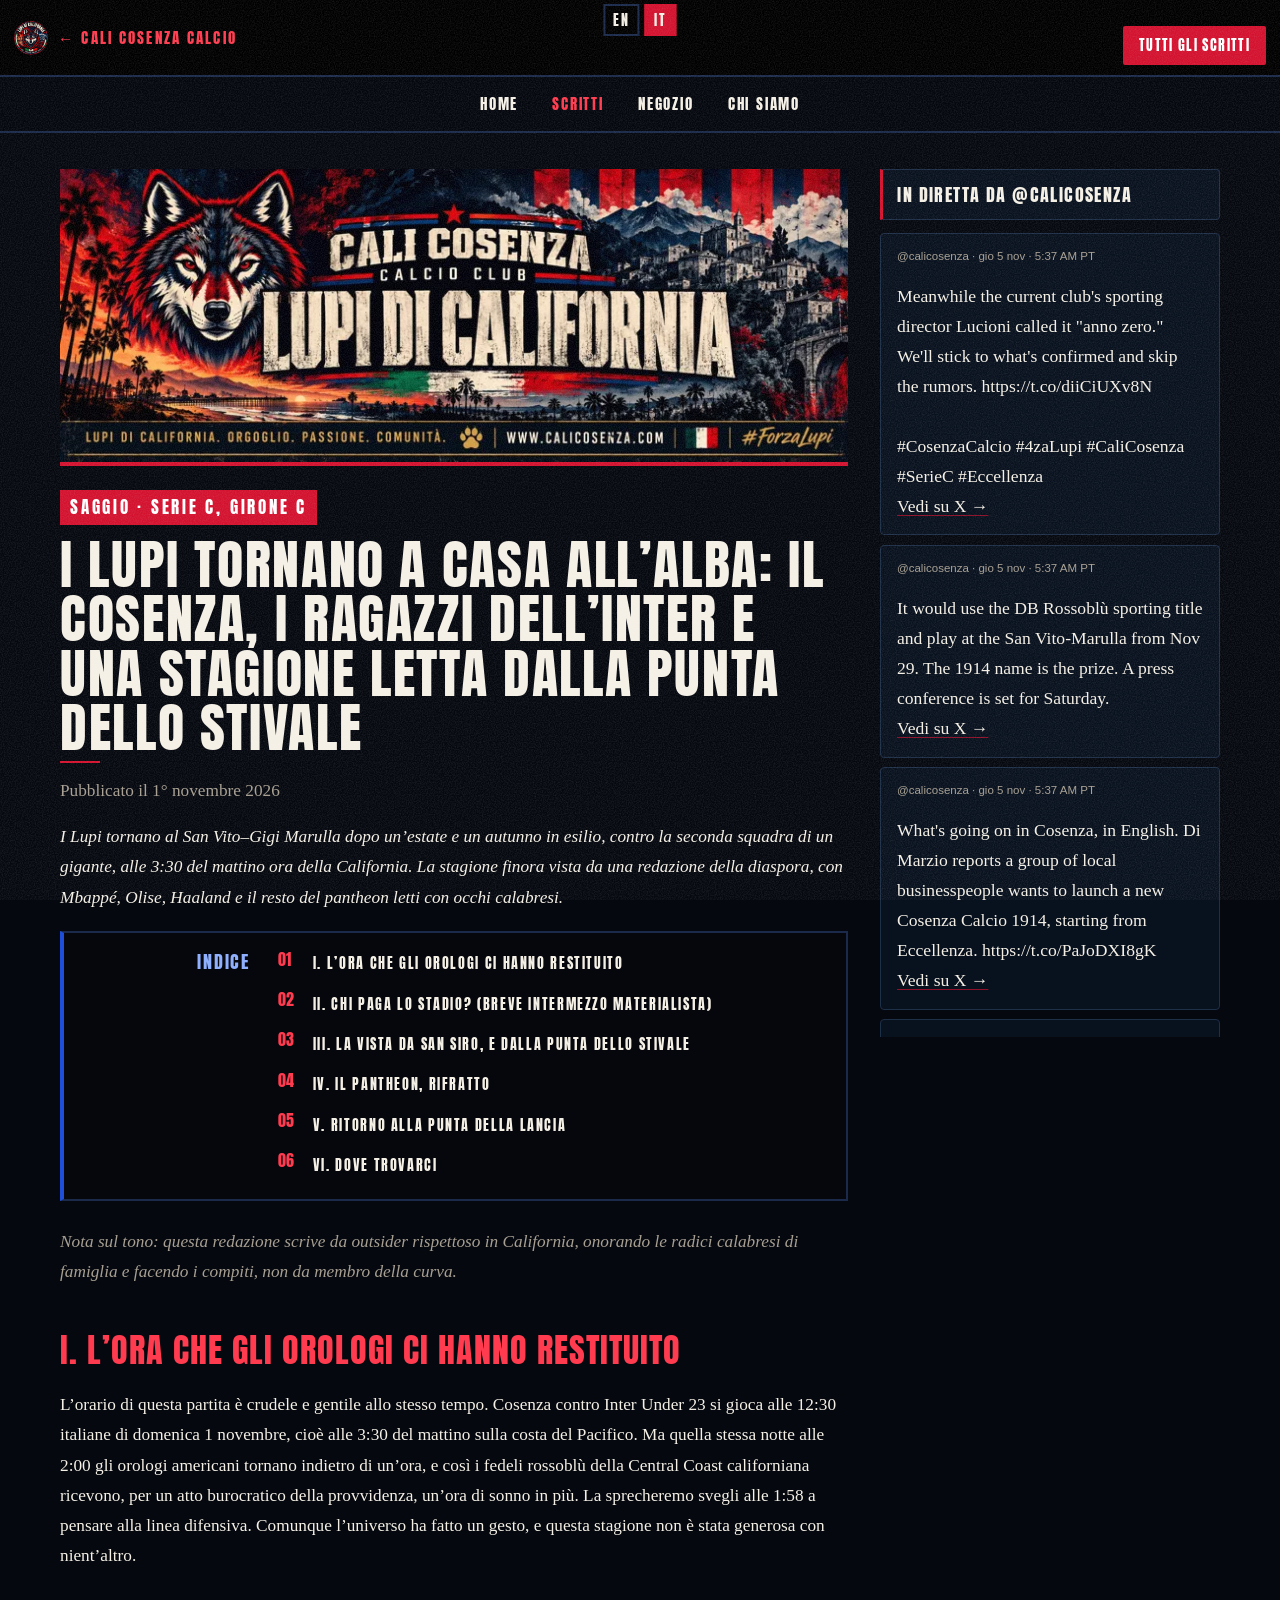
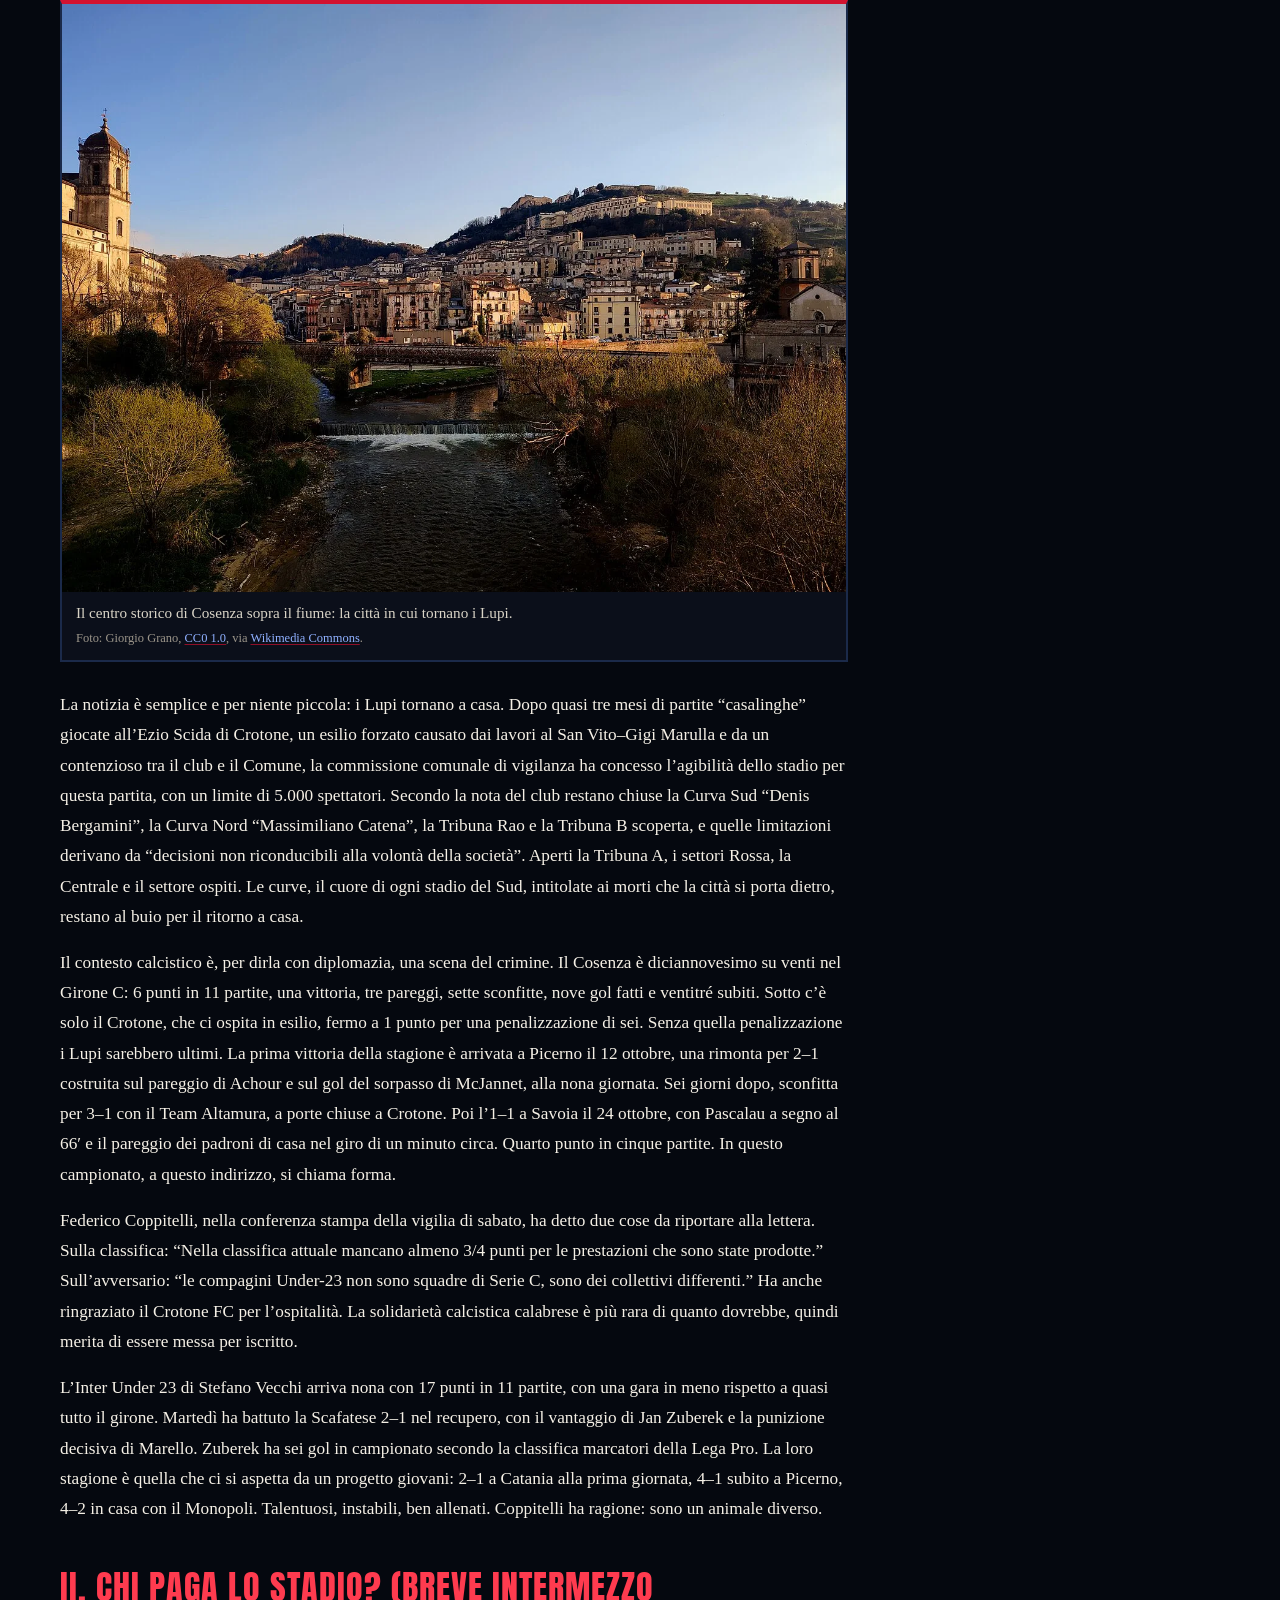
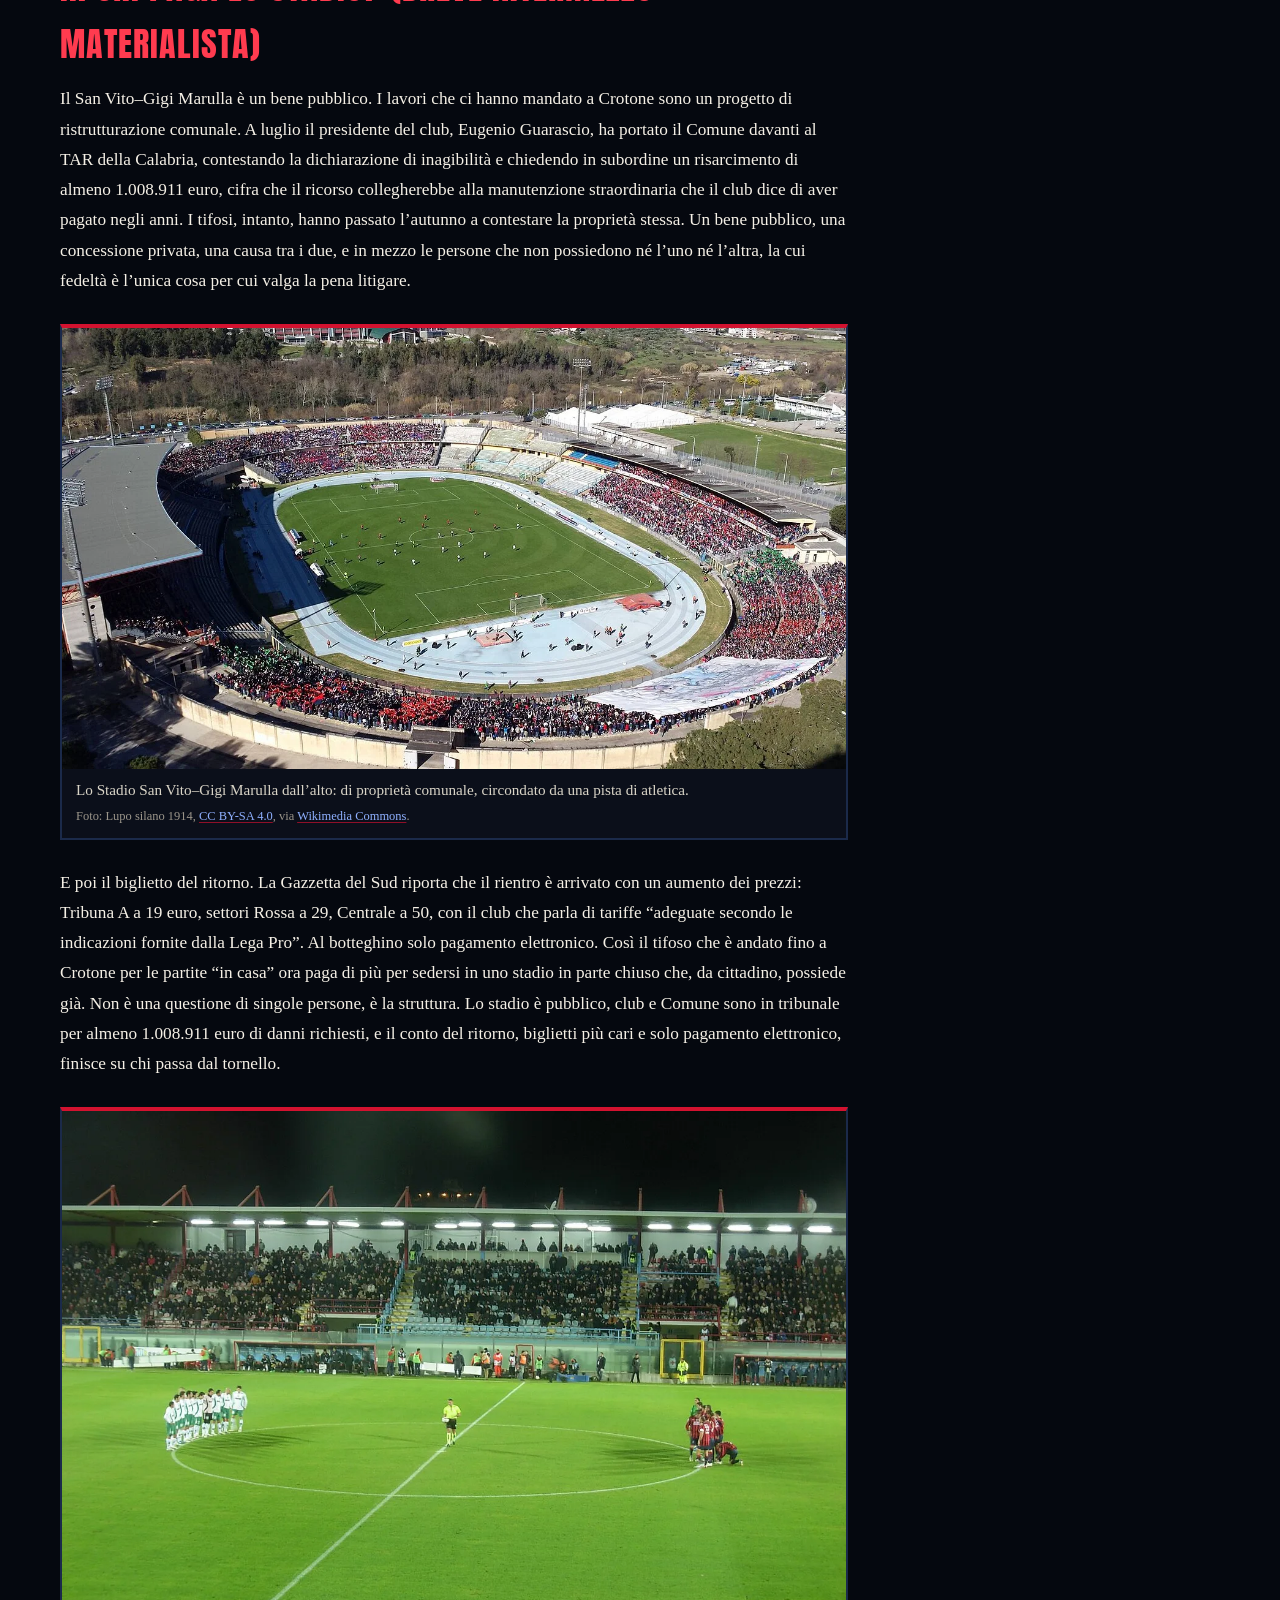
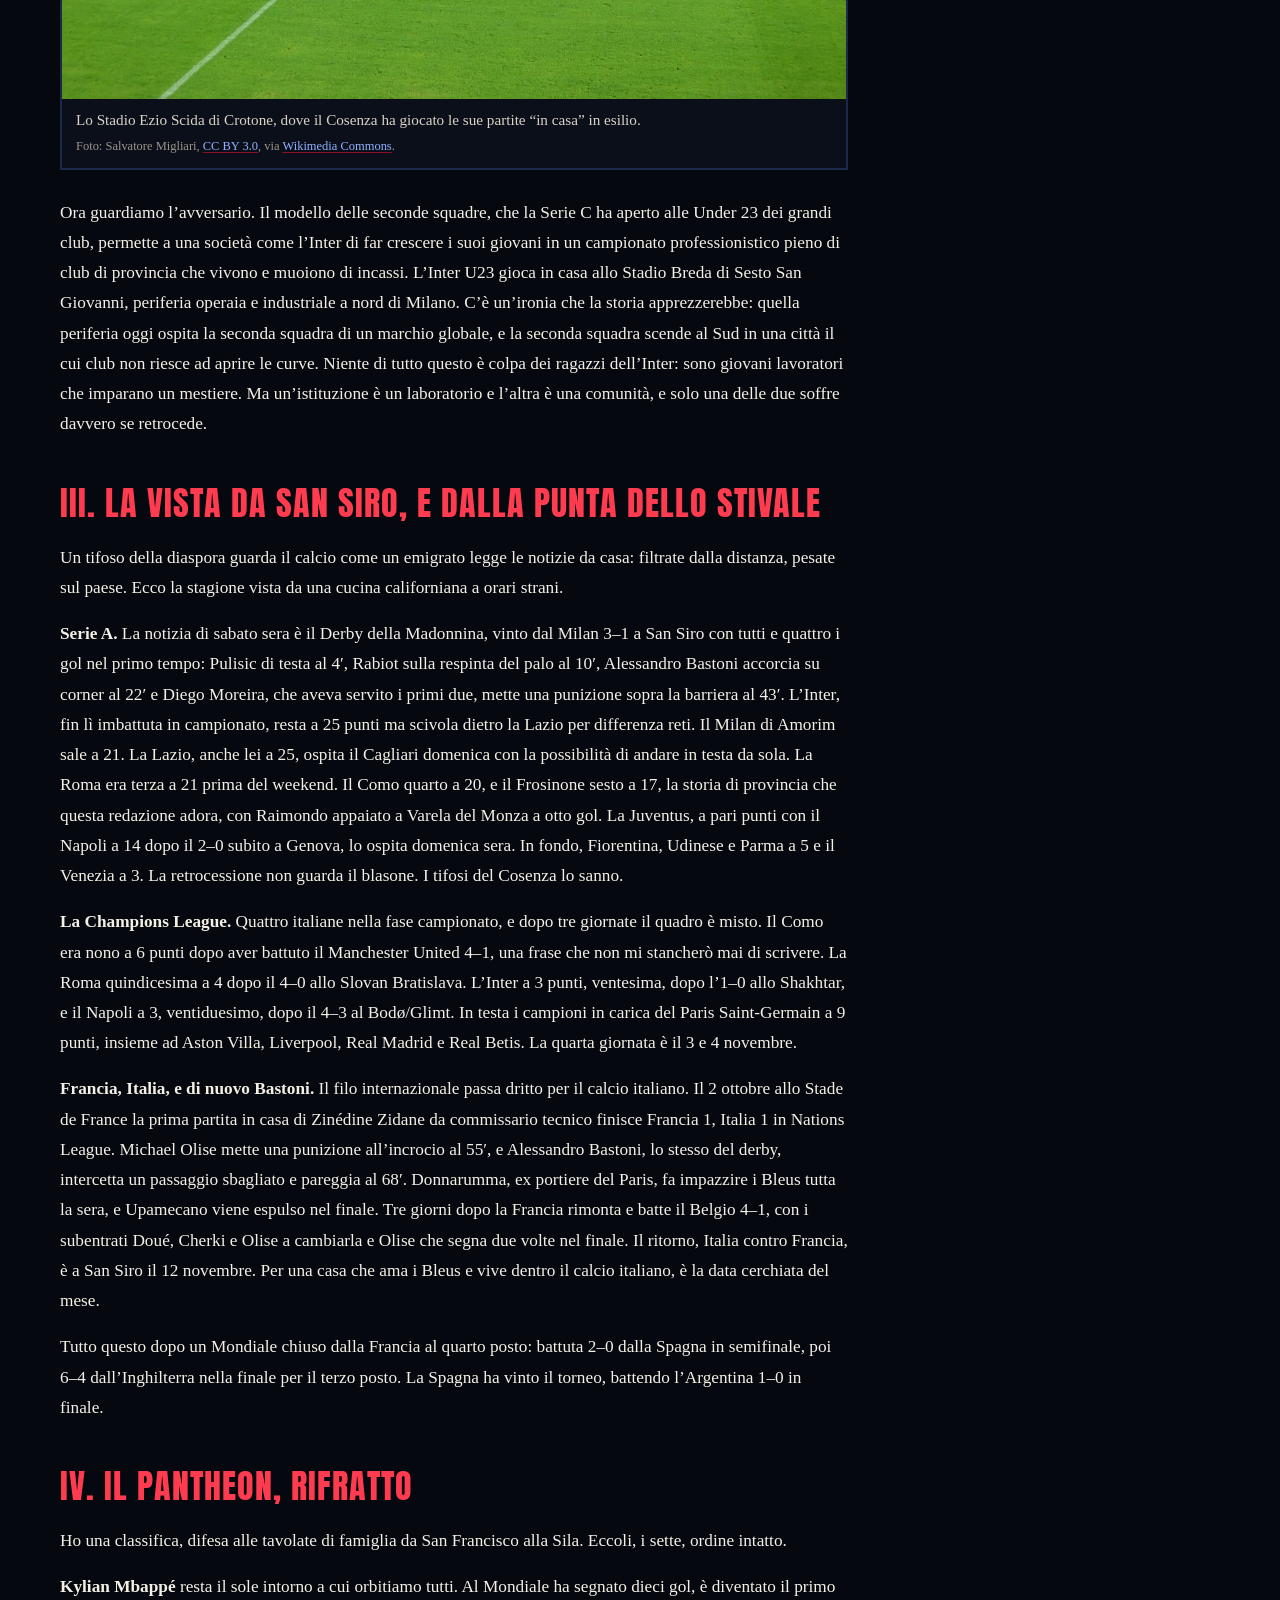
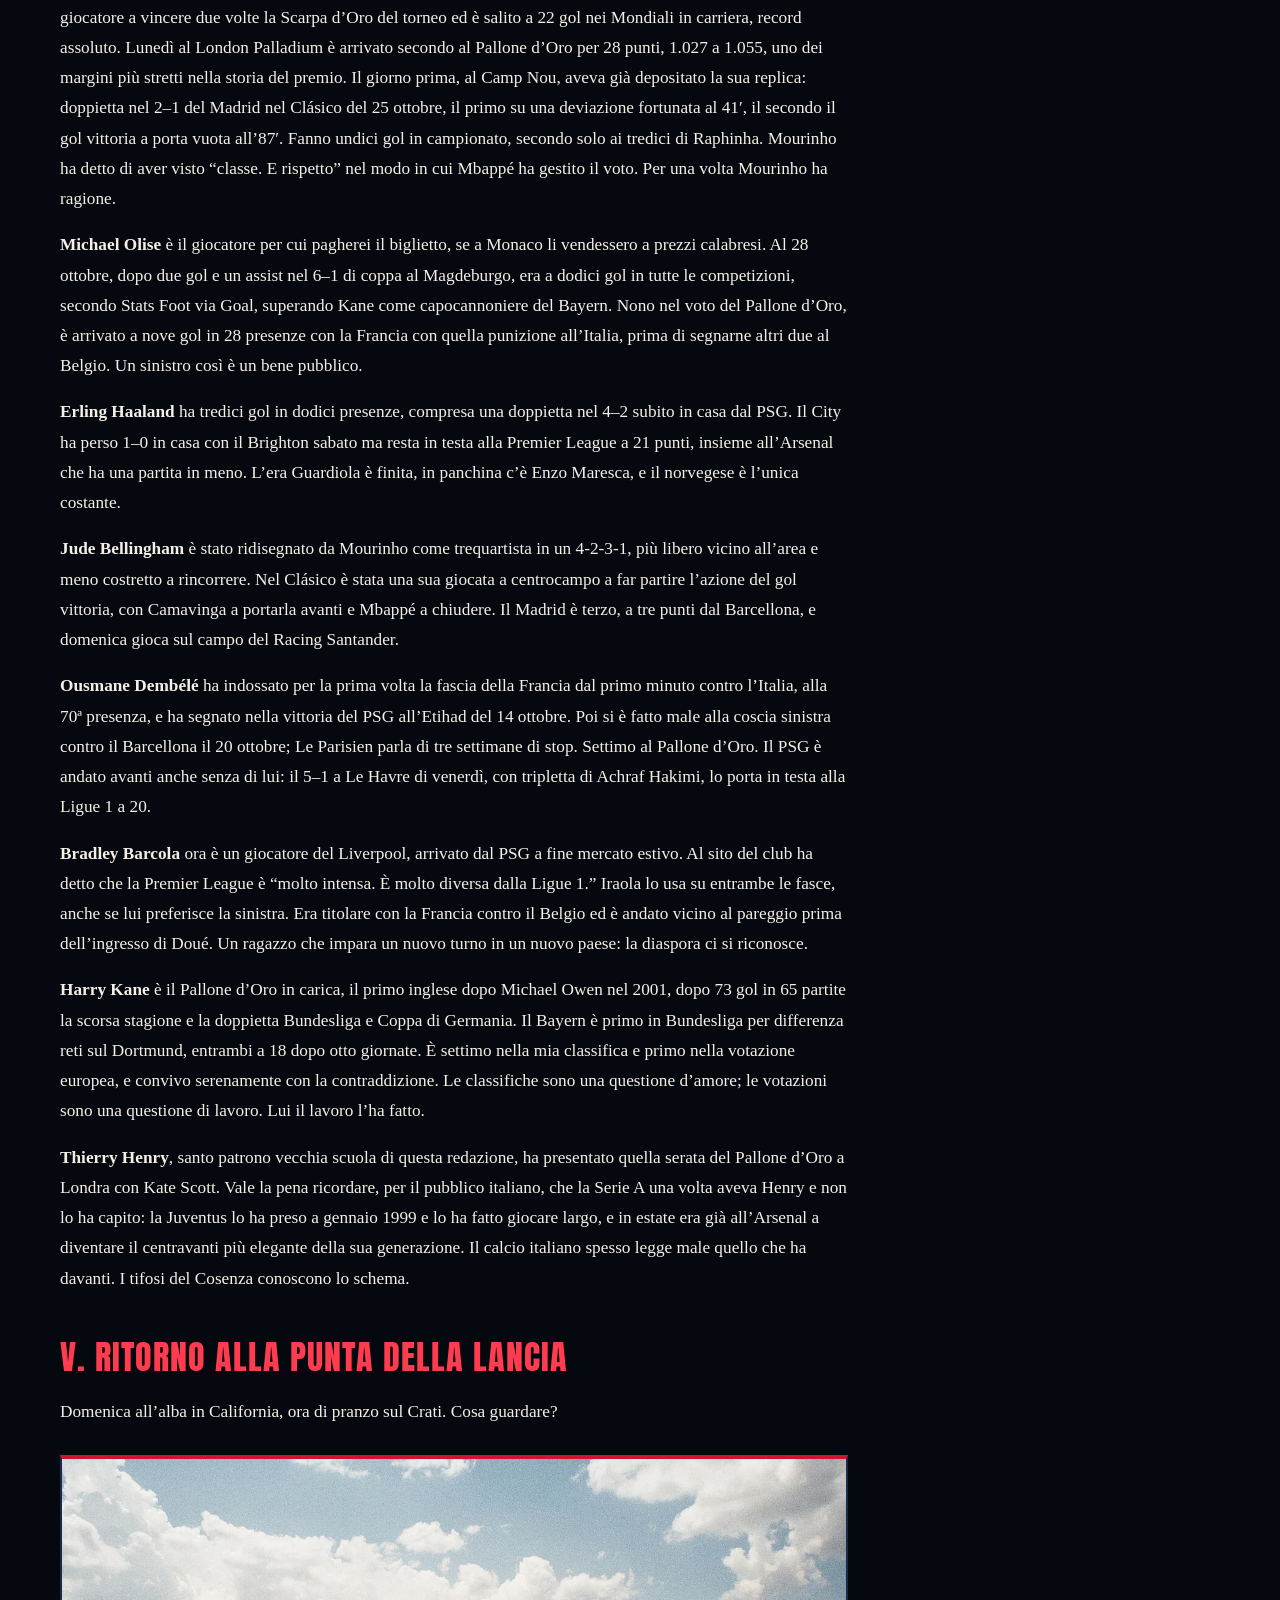
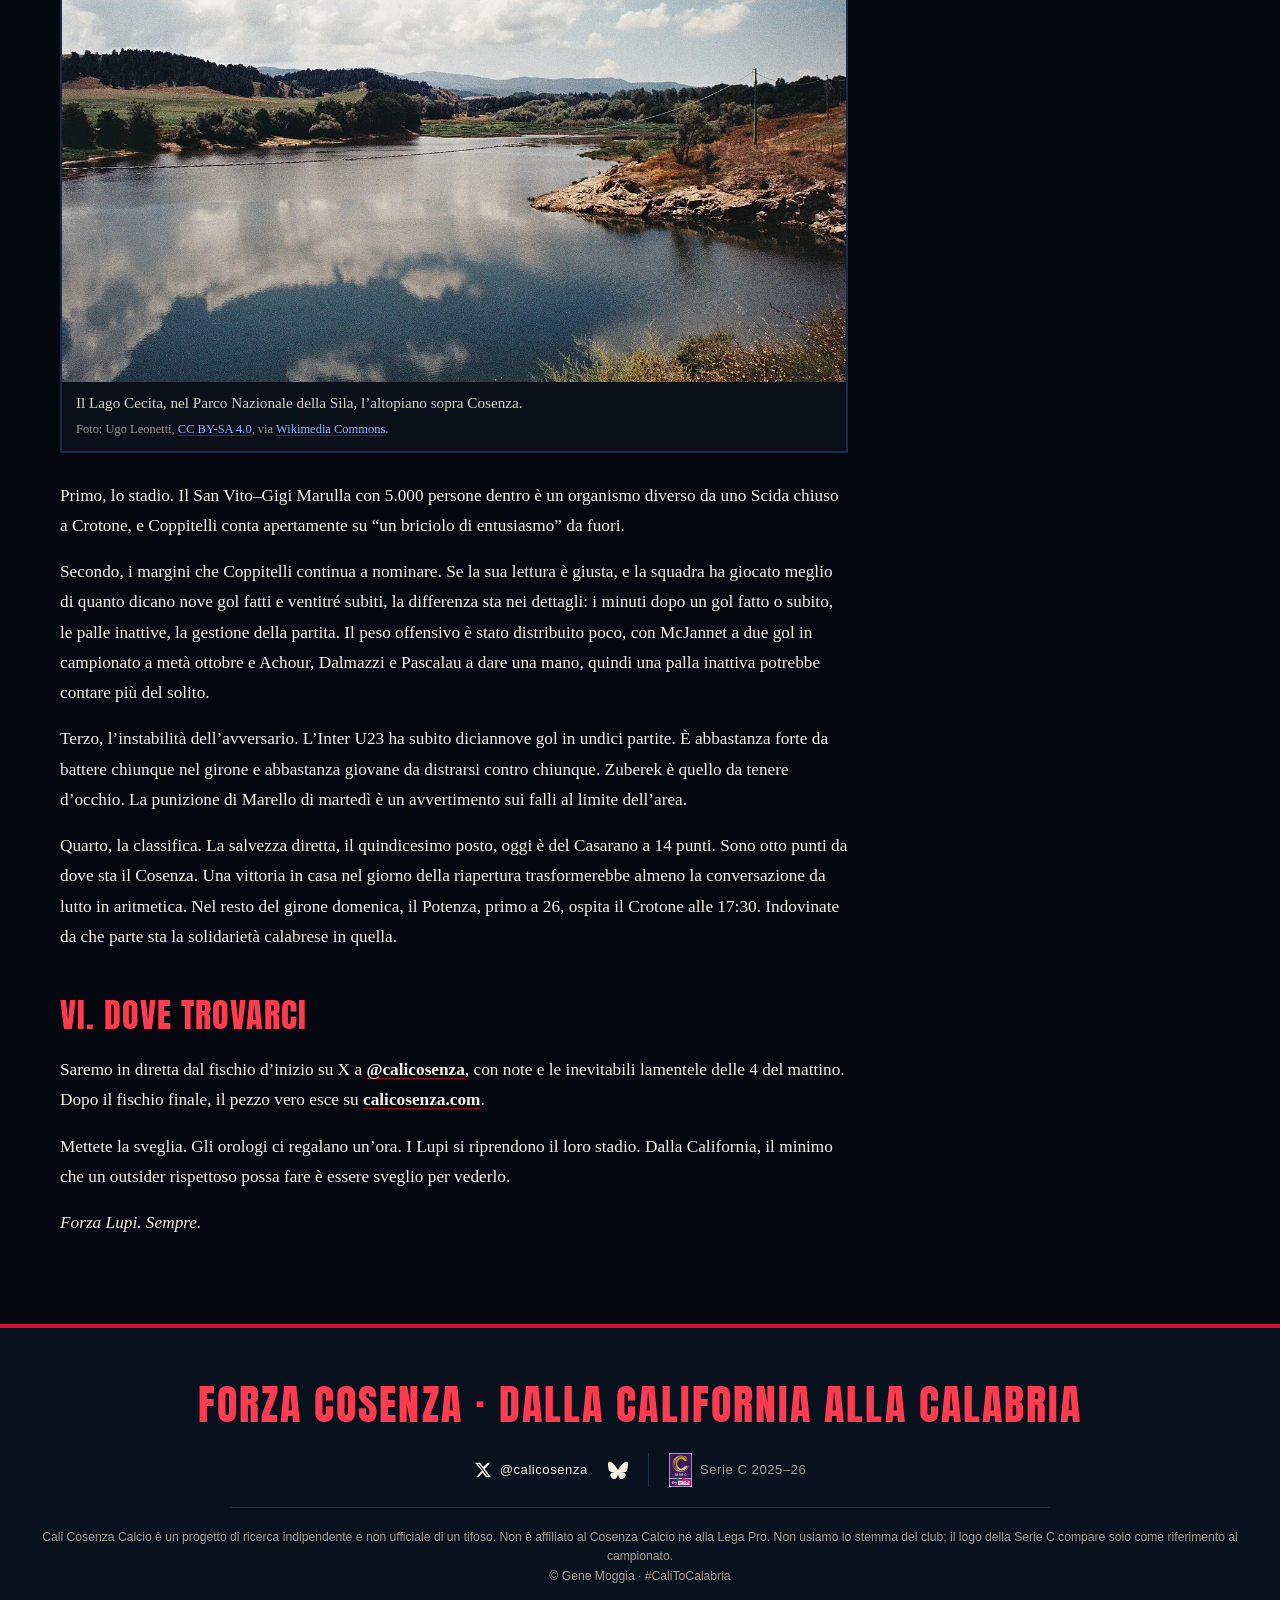
<file: it/writing/wolves-come-home-at-dawn/index.html>
<!DOCTYPE html>
<html lang="it">
<head>
<meta charset="UTF-8">
<meta name="viewport" content="width=device-width, initial-scale=1.0">
<title>I Lupi tornano a casa all’alba: il Cosenza, i ragazzi dell’Inter e una stagione letta dalla punta dello stivale | Cali Cosenza Calcio</title>
<meta name="description" content="Il Cosenza torna al San Vito–Gigi Marulla contro l’Inter U23: una stagione della diaspora letta dalla California.">
<link rel="preload" href="/fonts/anton.woff2" as="font" type="font/woff2" crossorigin>
<link rel="stylesheet" href="/style.css">
<link rel="icon" type="image/png" sizes="32x32" href="/img/lupi/favicon-32.png">
<link rel="apple-touch-icon" href="/img/lupi/apple-touch-icon.png">
<link rel="alternate" hreflang="en" href="https://calicosenza.com/writing/wolves-come-home-at-dawn/">
<link rel="alternate" hreflang="it" href="https://calicosenza.com/it/writing/wolves-come-home-at-dawn/">
<link rel="alternate" hreflang="x-default" href="https://calicosenza.com/writing/wolves-come-home-at-dawn/">
</head>
<body>
<div class="lang"><a href="/writing/wolves-come-home-at-dawn/" hreflang="en" lang="en">EN</a> <a href="/it/writing/wolves-come-home-at-dawn/" hreflang="it" lang="it" aria-current="true">IT</a></div>
<a class="skip" href="#main">Vai al contenuto</a>
<div class="wbar">
  <a class="brand" href="/it/"><img src="/img/lupi/crest-240.webp" width="34" height="34" alt="">&larr; Cali Cosenza Calcio</a>
  <a class="btn sm" href="/it/writing/">Tutti gli scritti</a>
</div>
<nav class="jump" aria-label="Sito">
  <a href="/it/">Home</a>
  <a href="/it/writing/" class="hot" aria-current="page">Scritti</a>
  <a href="/it/merch/">Negozio</a>
  <a href="/it/about/">Chi siamo</a>
</nav>
<div class="layout">
<details class="xfeed" id="xfeed" aria-label="Ultimi post di @calicosenza">
  <summary>In diretta da @calicosenza</summary>
  <div class="xfeed-body">
  <div class="xfallback" id="xfallback"><!-- XFEED:START --><article class="xcard"><p class="xmeta">@calicosenza · mer 4 nov · 11:19 AM PT</p><p>The Marulla was certified for 5,000. Local press counted between “a few dozen” and “about 500.” @CosenzaOfficial won 1-0.<br><br>A city owns its stadium, keeps getting billed to enter it, and finds the cheapest protest left: staying home.<br><br>https://t.co/diiCiUXv8N #Cosenza #SerieC https://t.co/AC31GVUJtc</p><a href="https://x.com/calicosenza/status/2118060472318431621" target="_blank" rel="noopener">Vedi su X →</a></article><article class="xcard"><p class="xmeta">@calicosenza · mar 3 nov · 9:41 PM PT</p><p>Footnotes over hot takes. Independent rossoblù research from Santa Barbara, California.<br><br>https://t.co/diiCiUXv8N<br><br>#CaliCosenza</p><a href="https://x.com/calicosenza/status/2117854605337882927" target="_blank" rel="noopener">Vedi su X →</a></article><article class="xcard"><p class="xmeta">@calicosenza · lun 2 nov · 8:50 AM PT</p><p>Who owns the stadium? Who pays the rent? That’s the long game here.<br><br>Start with Exile at the Scida: https://t.co/diiCiUXv8N<br><br>#SerieC</p><a href="https://x.com/calicosenza/status/2117298211668840474" target="_blank" rel="noopener">Vedi su X →</a></article><article class="xcard"><p class="xmeta">@calicosenza · dom 1 nov · 1:46 PM PT</p><p>FT · Cosenza 1–0 Inter U23<br><br>Dalmazzi header, 26′. First home win of the season at the Marulla.<br><br>Longer take (outsider framing, footnoted): https://t.co/8nHuDA0RE7<br><br>#SerieC #ForzaLupi</p><a href="https://x.com/calicosenza/status/2117010304831807654" target="_blank" rel="noopener">Vedi su X →</a></article><!-- XFEED:END --></div>
  <a class="btn xfollow" href="https://x.com/calicosenza" target="_blank" rel="noopener">Segui @calicosenza</a>
  </div>
</details>
<script>
(function(){var d=document.getElementById('xfeed');var mq=matchMedia('(min-width:1024px)');function sy(){d.open=mq.matches;}sy();mq.addEventListener&&mq.addEventListener('change',sy);
})();
</script>
<script defer src="/feed.js"></script>
<main id="main">
<img class="art-head" src="/img/lupi/band-1600.webp" srcset="/img/lupi/band-800.webp 800w, /img/lupi/band-1600.webp 1600w" sizes="(min-width:760px) 760px, 100vw" width="1600" height="595" alt="Banner Cali Cosenza Calcio Club, Lupi di California, con un lupo, palme e un paese calabrese" style="aspect-ratio:auto" fetchpriority="high">
<article class="paper">
<p class="kick">Saggio · Serie C, Girone C</p>
<h2 class="section atitle">I Lupi tornano a casa all’alba: il Cosenza, i ragazzi dell’Inter e una stagione letta dalla punta dello stivale</h2>
<p class="note">Pubblicato il 1° novembre 2026</p>
<p class="dek"><em>I Lupi tornano al San Vito–Gigi Marulla dopo un’estate e un autunno in esilio, contro la seconda squadra di un gigante, alle 3:30 del mattino ora della California. La stagione finora vista da una redazione della diaspora, con Mbappé, Olise, Haaland e il resto del pantheon letti con occhi calabresi.</em></p>
<nav class="toc" aria-label="Indice"><h3>Indice</h3><ol><li><a href="#s1">I. L’ora che gli orologi ci hanno restituito</a></li><li><a href="#s2">II. Chi paga lo stadio? (Breve intermezzo materialista)</a></li><li><a href="#s3">III. La vista da San Siro, e dalla punta dello stivale</a></li><li><a href="#s4">IV. Il pantheon, rifratto</a></li><li><a href="#s5">V. Ritorno alla punta della lancia</a></li><li><a href="#s6">VI. Dove trovarci</a></li></ol></nav>




<p class="note"><em>Nota sul tono: questa redazione scrive da outsider rispettoso in California, onorando le radici calabresi di famiglia e facendo i compiti, non da membro della curva.</em></p>
<h2 id="s1">I. L’ora che gli orologi ci hanno restituito</h2>
<p>L’orario di questa partita è crudele e gentile allo stesso tempo. Cosenza contro Inter Under 23 si gioca alle 12:30 italiane di domenica 1 novembre, cioè alle 3:30 del mattino sulla costa del Pacifico. Ma quella stessa notte alle 2:00 gli orologi americani tornano indietro di un’ora, e così i fedeli rossoblù della Central Coast californiana ricevono, per un atto burocratico della provvidenza, un’ora di sonno in più. La sprecheremo svegli alle 1:58 a pensare alla linea difensiva. Comunque l’universo ha fatto un gesto, e questa stagione non è stata generosa con nient’altro.</p>
<figure class="efig"><img src="/img/essays/cosenza-old-town-1280.webp" srcset="/img/essays/cosenza-old-town-640.webp 640w, /img/essays/cosenza-old-town-1280.webp 1280w" sizes="(min-width:760px) 720px, 100vw" width="1280" height="960" alt="Il centro storico di Cosenza sopra il fiume nella luce del tardo pomeriggio" loading="lazy" decoding="async"><figcaption>Il centro storico di Cosenza sopra il fiume: la città in cui tornano i Lupi.<span class="credit">Foto: Giorgio Grano, <a href="https://creativecommons.org/publicdomain/zero/1.0/" target="_blank" rel="noopener">CC0 1.0</a>, via <a href="https://commons.wikimedia.org/wiki/File:Cosenza,_centro_storico.jpg" target="_blank" rel="noopener">Wikimedia Commons</a>.</span></figcaption></figure>

<p>La notizia è semplice e per niente piccola: i Lupi tornano a casa. Dopo quasi tre mesi di partite “casalinghe” giocate all’Ezio Scida di Crotone, un esilio forzato causato dai lavori al San Vito–Gigi Marulla e da un contenzioso tra il club e il Comune, la commissione comunale di vigilanza ha concesso l’agibilità dello stadio per questa partita, con un limite di 5.000 spettatori. Secondo la nota del club restano chiuse la Curva Sud “Denis Bergamini”, la Curva Nord “Massimiliano Catena”, la Tribuna Rao e la Tribuna B scoperta, e quelle limitazioni derivano da “decisioni non riconducibili alla volontà della società”. Aperti la Tribuna A, i settori Rossa, la Centrale e il settore ospiti. Le curve, il cuore di ogni stadio del Sud, intitolate ai morti che la città si porta dietro, restano al buio per il ritorno a casa.</p>
<p>Il contesto calcistico è, per dirla con diplomazia, una scena del crimine. Il Cosenza è diciannovesimo su venti nel Girone C: 6 punti in 11 partite, una vittoria, tre pareggi, sette sconfitte, nove gol fatti e ventitré subiti. Sotto c’è solo il Crotone, che ci ospita in esilio, fermo a 1 punto per una penalizzazione di sei. Senza quella penalizzazione i Lupi sarebbero ultimi. La prima vittoria della stagione è arrivata a Picerno il 12 ottobre, una rimonta per 2–1 costruita sul pareggio di Achour e sul gol del sorpasso di McJannet, alla nona giornata. Sei giorni dopo, sconfitta per 3–1 con il Team Altamura, a porte chiuse a Crotone. Poi l’1–1 a Savoia il 24 ottobre, con Pascalau a segno al 66′ e il pareggio dei padroni di casa nel giro di un minuto circa. Quarto punto in cinque partite. In questo campionato, a questo indirizzo, si chiama forma.</p>
<p>Federico Coppitelli, nella conferenza stampa della vigilia di sabato, ha detto due cose da riportare alla lettera. Sulla classifica: “Nella classifica attuale mancano almeno 3/4 punti per le prestazioni che sono state prodotte.” Sull’avversario: “le compagini Under-23 non sono squadre di Serie C, sono dei collettivi differenti.” Ha anche ringraziato il Crotone FC per l’ospitalità. La solidarietà calcistica calabrese è più rara di quanto dovrebbe, quindi merita di essere messa per iscritto.</p>
<p>L’Inter Under 23 di Stefano Vecchi arriva nona con 17 punti in 11 partite, con una gara in meno rispetto a quasi tutto il girone. Martedì ha battuto la Scafatese 2–1 nel recupero, con il vantaggio di Jan Zuberek e la punizione decisiva di Marello. Zuberek ha sei gol in campionato secondo la classifica marcatori della Lega Pro. La loro stagione è quella che ci si aspetta da un progetto giovani: 2–1 a Catania alla prima giornata, 4–1 subito a Picerno, 4–2 in casa con il Monopoli. Talentuosi, instabili, ben allenati. Coppitelli ha ragione: sono un animale diverso.</p>
<h2 id="s2">II. Chi paga lo stadio? (Breve intermezzo materialista)</h2>
<p>Il San Vito–Gigi Marulla è un bene pubblico. I lavori che ci hanno mandato a Crotone sono un progetto di ristrutturazione comunale. A luglio il presidente del club, Eugenio Guarascio, ha portato il Comune davanti al TAR della Calabria, contestando la dichiarazione di inagibilità e chiedendo in subordine un risarcimento di almeno 1.008.911 euro, cifra che il ricorso collegherebbe alla manutenzione straordinaria che il club dice di aver pagato negli anni. I tifosi, intanto, hanno passato l’autunno a contestare la proprietà stessa. Un bene pubblico, una concessione privata, una causa tra i due, e in mezzo le persone che non possiedono né l’uno né l’altra, la cui fedeltà è l’unica cosa per cui valga la pena litigare.</p>
<figure class="efig"><img src="/img/essays/san-vito-marulla-1280.webp" srcset="/img/essays/san-vito-marulla-640.webp 640w, /img/essays/san-vito-marulla-1280.webp 1280w" sizes="(min-width:760px) 720px, 100vw" width="1280" height="720" alt="Veduta aerea dello Stadio San Vito–Gigi Marulla di Cosenza in un giorno di partita, con la pista di atletica intorno al campo" loading="lazy" decoding="async"><figcaption>Lo Stadio San Vito–Gigi Marulla dall’alto: di proprietà comunale, circondato da una pista di atletica.<span class="credit">Foto: Lupo silano 1914, <a href="https://creativecommons.org/licenses/by-sa/4.0/" target="_blank" rel="noopener">CC BY-SA 4.0</a>, via <a href="https://commons.wikimedia.org/wiki/File:Stadio_San_Vito-Marulla_-_Cosenza.jpg" target="_blank" rel="noopener">Wikimedia Commons</a>.</span></figcaption></figure>

<p>E poi il biglietto del ritorno. La Gazzetta del Sud riporta che il rientro è arrivato con un aumento dei prezzi: Tribuna A a 19 euro, settori Rossa a 29, Centrale a 50, con il club che parla di tariffe “adeguate secondo le indicazioni fornite dalla Lega Pro”. Al botteghino solo pagamento elettronico. Così il tifoso che è andato fino a Crotone per le partite “in casa” ora paga di più per sedersi in uno stadio in parte chiuso che, da cittadino, possiede già. Non è una questione di singole persone, è la struttura. Lo stadio è pubblico, club e Comune sono in tribunale per almeno 1.008.911 euro di danni richiesti, e il conto del ritorno, biglietti più cari e solo pagamento elettronico, finisce su chi passa dal tornello.</p>
<figure class="efig"><img src="/img/essays/scida-crotone-1280.webp" srcset="/img/essays/scida-crotone-640.webp 640w, /img/essays/scida-crotone-1280.webp 1280w" sizes="(min-width:760px) 720px, 100vw" width="1280" height="960" alt="Lo Stadio Ezio Scida di Crotone sotto i riflettori, giocatori schierati a centrocampo" loading="lazy" decoding="async"><figcaption>Lo Stadio Ezio Scida di Crotone, dove il Cosenza ha giocato le sue partite “in casa” in esilio.<span class="credit">Foto: Salvatore Migliari, <a href="https://creativecommons.org/licenses/by/3.0/" target="_blank" rel="noopener">CC BY 3.0</a>, via <a href="https://commons.wikimedia.org/wiki/File:Stadio_Ezio_Scida_-_panoramio.jpg" target="_blank" rel="noopener">Wikimedia Commons</a>.</span></figcaption></figure>

<p>Ora guardiamo l’avversario. Il modello delle seconde squadre, che la Serie C ha aperto alle Under 23 dei grandi club, permette a una società come l’Inter di far crescere i suoi giovani in un campionato professionistico pieno di club di provincia che vivono e muoiono di incassi. L’Inter U23 gioca in casa allo Stadio Breda di Sesto San Giovanni, periferia operaia e industriale a nord di Milano. C’è un’ironia che la storia apprezzerebbe: quella periferia oggi ospita la seconda squadra di un marchio globale, e la seconda squadra scende al Sud in una città il cui club non riesce ad aprire le curve. Niente di tutto questo è colpa dei ragazzi dell’Inter: sono giovani lavoratori che imparano un mestiere. Ma un’istituzione è un laboratorio e l’altra è una comunità, e solo una delle due soffre davvero se retrocede.</p>
<h2 id="s3">III. La vista da San Siro, e dalla punta dello stivale</h2>
<p>Un tifoso della diaspora guarda il calcio come un emigrato legge le notizie da casa: filtrate dalla distanza, pesate sul paese. Ecco la stagione vista da una cucina californiana a orari strani.</p>
<p><strong>Serie A.</strong> La notizia di sabato sera è il Derby della Madonnina, vinto dal Milan 3–1 a San Siro con tutti e quattro i gol nel primo tempo: Pulisic di testa al 4′, Rabiot sulla respinta del palo al 10′, Alessandro Bastoni accorcia su corner al 22′ e Diego Moreira, che aveva servito i primi due, mette una punizione sopra la barriera al 43′. L’Inter, fin lì imbattuta in campionato, resta a 25 punti ma scivola dietro la Lazio per differenza reti. Il Milan di Amorim sale a 21. La Lazio, anche lei a 25, ospita il Cagliari domenica con la possibilità di andare in testa da sola. La Roma era terza a 21 prima del weekend. Il Como quarto a 20, e il Frosinone sesto a 17, la storia di provincia che questa redazione adora, con Raimondo appaiato a Varela del Monza a otto gol. La Juventus, a pari punti con il Napoli a 14 dopo il 2–0 subito a Genova, lo ospita domenica sera. In fondo, Fiorentina, Udinese e Parma a 5 e il Venezia a 3. La retrocessione non guarda il blasone. I tifosi del Cosenza lo sanno.</p>
<p><strong>La Champions League.</strong> Quattro italiane nella fase campionato, e dopo tre giornate il quadro è misto. Il Como era nono a 6 punti dopo aver battuto il Manchester United 4–1, una frase che non mi stancherò mai di scrivere. La Roma quindicesima a 4 dopo il 4–0 allo Slovan Bratislava. L’Inter a 3 punti, ventesima, dopo l’1–0 allo Shakhtar, e il Napoli a 3, ventiduesimo, dopo il 4–3 al Bodø/Glimt. In testa i campioni in carica del Paris Saint-Germain a 9 punti, insieme ad Aston Villa, Liverpool, Real Madrid e Real Betis. La quarta giornata è il 3 e 4 novembre.</p>
<p><strong>Francia, Italia, e di nuovo Bastoni.</strong> Il filo internazionale passa dritto per il calcio italiano. Il 2 ottobre allo Stade de France la prima partita in casa di Zinédine Zidane da commissario tecnico finisce Francia 1, Italia 1 in Nations League. Michael Olise mette una punizione all’incrocio al 55′, e Alessandro Bastoni, lo stesso del derby, intercetta un passaggio sbagliato e pareggia al 68′. Donnarumma, ex portiere del Paris, fa impazzire i Bleus tutta la sera, e Upamecano viene espulso nel finale. Tre giorni dopo la Francia rimonta e batte il Belgio 4–1, con i subentrati Doué, Cherki e Olise a cambiarla e Olise che segna due volte nel finale. Il ritorno, Italia contro Francia, è a San Siro il 12 novembre. Per una casa che ama i Bleus e vive dentro il calcio italiano, è la data cerchiata del mese.</p>
<p>Tutto questo dopo un Mondiale chiuso dalla Francia al quarto posto: battuta 2–0 dalla Spagna in semifinale, poi 6–4 dall’Inghilterra nella finale per il terzo posto. La Spagna ha vinto il torneo, battendo l’Argentina 1–0 in finale.</p>
<h2 id="s4">IV. Il pantheon, rifratto</h2>
<p>Ho una classifica, difesa alle tavolate di famiglia da San Francisco alla Sila. Eccoli, i sette, ordine intatto.</p>
<p><strong>Kylian Mbappé</strong> resta il sole intorno a cui orbitiamo tutti. Al Mondiale ha segnato dieci gol, è diventato il primo giocatore a vincere due volte la Scarpa d’Oro del torneo ed è salito a 22 gol nei Mondiali in carriera, record assoluto. Lunedì al London Palladium è arrivato secondo al Pallone d’Oro per 28 punti, 1.027 a 1.055, uno dei margini più stretti nella storia del premio. Il giorno prima, al Camp Nou, aveva già depositato la sua replica: doppietta nel 2–1 del Madrid nel Clásico del 25 ottobre, il primo su una deviazione fortunata al 41′, il secondo il gol vittoria a porta vuota all’87′. Fanno undici gol in campionato, secondo solo ai tredici di Raphinha. Mourinho ha detto di aver visto “classe. E rispetto” nel modo in cui Mbappé ha gestito il voto. Per una volta Mourinho ha ragione.</p>
<p><strong>Michael Olise</strong> è il giocatore per cui pagherei il biglietto, se a Monaco li vendessero a prezzi calabresi. Al 28 ottobre, dopo due gol e un assist nel 6–1 di coppa al Magdeburgo, era a dodici gol in tutte le competizioni, secondo Stats Foot via Goal, superando Kane come capocannoniere del Bayern. Nono nel voto del Pallone d’Oro, è arrivato a nove gol in 28 presenze con la Francia con quella punizione all’Italia, prima di segnarne altri due al Belgio. Un sinistro così è un bene pubblico.</p>
<p><strong>Erling Haaland</strong> ha tredici gol in dodici presenze, compresa una doppietta nel 4–2 subito in casa dal PSG. Il City ha perso 1–0 in casa con il Brighton sabato ma resta in testa alla Premier League a 21 punti, insieme all’Arsenal che ha una partita in meno. L’era Guardiola è finita, in panchina c’è Enzo Maresca, e il norvegese è l’unica costante.</p>
<p><strong>Jude Bellingham</strong> è stato ridisegnato da Mourinho come trequartista in un 4-2-3-1, più libero vicino all’area e meno costretto a rincorrere. Nel Clásico è stata una sua giocata a centrocampo a far partire l’azione del gol vittoria, con Camavinga a portarla avanti e Mbappé a chiudere. Il Madrid è terzo, a tre punti dal Barcellona, e domenica gioca sul campo del Racing Santander.</p>
<p><strong>Ousmane Dembélé</strong> ha indossato per la prima volta la fascia della Francia dal primo minuto contro l’Italia, alla 70ª presenza, e ha segnato nella vittoria del PSG all’Etihad del 14 ottobre. Poi si è fatto male alla coscia sinistra contro il Barcellona il 20 ottobre; Le Parisien parla di tre settimane di stop. Settimo al Pallone d’Oro. Il PSG è andato avanti anche senza di lui: il 5–1 a Le Havre di venerdì, con tripletta di Achraf Hakimi, lo porta in testa alla Ligue 1 a 20.</p>
<p><strong>Bradley Barcola</strong> ora è un giocatore del Liverpool, arrivato dal PSG a fine mercato estivo. Al sito del club ha detto che la Premier League è “molto intensa. È molto diversa dalla Ligue 1.” Iraola lo usa su entrambe le fasce, anche se lui preferisce la sinistra. Era titolare con la Francia contro il Belgio ed è andato vicino al pareggio prima dell’ingresso di Doué. Un ragazzo che impara un nuovo turno in un nuovo paese: la diaspora ci si riconosce.</p>
<p><strong>Harry Kane</strong> è il Pallone d’Oro in carica, il primo inglese dopo Michael Owen nel 2001, dopo 73 gol in 65 partite la scorsa stagione e la doppietta Bundesliga e Coppa di Germania. Il Bayern è primo in Bundesliga per differenza reti sul Dortmund, entrambi a 18 dopo otto giornate. È settimo nella mia classifica e primo nella votazione europea, e convivo serenamente con la contraddizione. Le classifiche sono una questione d’amore; le votazioni sono una questione di lavoro. Lui il lavoro l’ha fatto.</p>
<p><strong>Thierry Henry</strong>, santo patrono vecchia scuola di questa redazione, ha presentato quella serata del Pallone d’Oro a Londra con Kate Scott. Vale la pena ricordare, per il pubblico italiano, che la Serie A una volta aveva Henry e non lo ha capito: la Juventus lo ha preso a gennaio 1999 e lo ha fatto giocare largo, e in estate era già all’Arsenal a diventare il centravanti più elegante della sua generazione. Il calcio italiano spesso legge male quello che ha davanti. I tifosi del Cosenza conoscono lo schema.</p>
<h2 id="s5">V. Ritorno alla punta della lancia</h2>
<p>Domenica all’alba in California, ora di pranzo sul Crati. Cosa guardare?</p>
<figure class="efig"><img src="/img/essays/sila-lago-cecita-1280.webp" srcset="/img/essays/sila-lago-cecita-640.webp 640w, /img/essays/sila-lago-cecita-1280.webp 1280w" sizes="(min-width:760px) 720px, 100vw" width="1280" height="854" alt="Il Lago Cecita nel Parco Nazionale della Sila sotto un cielo nuvoloso" loading="lazy" decoding="async"><figcaption>Il Lago Cecita, nel Parco Nazionale della Sila, l’altopiano sopra Cosenza.<span class="credit">Foto: Ugo Leonetti, <a href="https://creativecommons.org/licenses/by-sa/4.0/" target="_blank" rel="noopener">CC BY-SA 4.0</a>, via <a href="https://commons.wikimedia.org/wiki/File:Parco_Nazionale_della_Sila,_Lago_Cecita.jpg" target="_blank" rel="noopener">Wikimedia Commons</a>.</span></figcaption></figure>

<p>Primo, lo stadio. Il San Vito–Gigi Marulla con 5.000 persone dentro è un organismo diverso da uno Scida chiuso a Crotone, e Coppitelli conta apertamente su “un briciolo di entusiasmo” da fuori.</p>
<p>Secondo, i margini che Coppitelli continua a nominare. Se la sua lettura è giusta, e la squadra ha giocato meglio di quanto dicano nove gol fatti e ventitré subiti, la differenza sta nei dettagli: i minuti dopo un gol fatto o subito, le palle inattive, la gestione della partita. Il peso offensivo è stato distribuito poco, con McJannet a due gol in campionato a metà ottobre e Achour, Dalmazzi e Pascalau a dare una mano, quindi una palla inattiva potrebbe contare più del solito.</p>
<p>Terzo, l’instabilità dell’avversario. L’Inter U23 ha subito diciannove gol in undici partite. È abbastanza forte da battere chiunque nel girone e abbastanza giovane da distrarsi contro chiunque. Zuberek è quello da tenere d’occhio. La punizione di Marello di martedì è un avvertimento sui falli al limite dell’area.</p>
<p>Quarto, la classifica. La salvezza diretta, il quindicesimo posto, oggi è del Casarano a 14 punti. Sono otto punti da dove sta il Cosenza. Una vittoria in casa nel giorno della riapertura trasformerebbe almeno la conversazione da lutto in aritmetica. Nel resto del girone domenica, il Potenza, primo a 26, ospita il Crotone alle 17:30. Indovinate da che parte sta la solidarietà calabrese in quella.</p>
<h2 id="s6">VI. Dove trovarci</h2>
<p>Saremo in diretta dal fischio d’inizio su X a <strong><a href="https://x.com/calicosenza">@calicosenza</a></strong>, con note e le inevitabili lamentele delle 4 del mattino. Dopo il fischio finale, il pezzo vero esce su <strong><a href="/it/">calicosenza.com</a></strong>.</p>
<p>Mettete la sveglia. Gli orologi ci regalano un’ora. I Lupi si riprendono il loro stadio. Dalla California, il minimo che un outsider rispettoso possa fare è essere sveglio per vederlo.</p>
<p><em>Forza Lupi. Sempre.</em></p>
</article>
</main>
</div>
<footer>
  <p class="foot">Forza Cosenza · Dalla California alla Calabria</p>
  <div class="foot-row">
    <a class="social" href="https://x.com/calicosenza" target="_blank" rel="noopener" aria-label="X @calicosenza"><svg viewBox="0 0 24 24" width="18" height="18" aria-hidden="true"><path fill="currentColor" d="M18.244 2.25h3.308l-7.227 8.26 8.502 11.24H16.17l-4.714-6.231-5.401 6.231H2.744l7.727-8.835L1.254 2.25H8.08l4.253 5.622L18.244 2.25zm-1.161 17.52h1.833L7.084 4.126H5.117L17.083 19.77z"/></svg><span>@calicosenza</span></a>
    <a class="social" href="https://bsky.app/profile/calicosenza.bsky.social" target="_blank" rel="noopener" aria-label="Bluesky @calicosenza.bsky.social"><svg viewBox="0 0 24 24" width="20" height="20" aria-hidden="true"><path fill="currentColor" d="M5.2 3.6C7.9 5.6 10.8 9.7 12 12c1.2-2.3 4.1-6.4 6.8-8.4 1.9-1.4 5.2-2.6 5.2 1 0 .7-.4 6-.7 6.8-.9 3-4 3.8-6.8 3.3 4.8.8 6.1 3.5 3.4 6.2-5 5.2-7.2-1.3-7.8-3-.1-.3-.1-.5-.1-.4 0-.1 0 .1-.1.4-.6 1.7-2.8 8.2-7.8 3-2.7-2.7-1.4-5.4 3.4-6.2C4.7 15.1 1.6 14.3.7 11.3.4 10.5 0 5.3 0 4.6c0-3.6 3.3-2.4 5.2-1z"/></svg></a>
    <span class="league" title="Riferimento al campionato: il Cosenza gioca in Serie C, Girone C, 2025-26"><img src="/img/serie-c-2025-26.png" width="23" height="34" alt="Serie C Sky WiFi 2025-26 league logo" loading="lazy"><span>Serie C 2025–26</span></span>
  </div>
  Cali Cosenza Calcio è un progetto di ricerca indipendente e non ufficiale di un tifoso. Non è affiliato al Cosenza Calcio né alla Lega Pro. Non usiamo lo stemma del club; il logo della Serie C compare solo come riferimento al campionato.<br>
  © Gene Moggia · #CaliToCalabria
</footer>
<script>try{document.querySelectorAll(".lang a").forEach(function(a){a.addEventListener("click",function(){localStorage.setItem("cc-lang",a.getAttribute("hreflang"))})})}catch(e){}</script>
</body>
</html>
</file>
<file: style.css>
/* Cali Cosenza Calcio — independent supporters' research project */
:root{--red:#C8102E;--red-d:#A00D24;--navy:#0A1628;--navy-2:#08111E;--card:#0F1F35;--line:#1E2F48;--cream:#F5F0E6;--muted:#A79F92;--max:820px;--sans:"Arial Narrow","Helvetica Neue",Arial,sans-serif;--display:Impact,"Arial Narrow Bold","Arial Narrow",sans-serif}
*{box-sizing:border-box;margin:0;padding:0}
html{-webkit-text-size-adjust:100%}
body{background:var(--navy);color:var(--cream);font-family:Georgia,"Times New Roman",serif;font-size:1.0625rem;line-height:1.7;min-height:100vh;-webkit-font-smoothing:antialiased}
img{max-width:100%;height:auto;display:block}
a{color:var(--cream);text-decoration-color:rgba(200,16,46,.7);text-underline-offset:3px}
a:hover{color:#fff;text-decoration-color:var(--red)}
a:focus-visible{outline:2px solid var(--red);outline-offset:3px}
p+p{margin-top:1rem}
.sr{position:absolute;width:1px;height:1px;overflow:hidden;clip:rect(0 0 0 0);white-space:nowrap}
header{background:var(--navy);padding:1.4rem 1.25rem .9rem;text-align:center;border-bottom:4px solid var(--red)}
header .wm{display:block;width:min(300px,78vw);margin:0 auto}
.wordmark{width:100%;border-radius:3px}
header .tag{font-family:var(--sans);font-size:.78rem;letter-spacing:.14em;text-transform:uppercase;color:var(--muted);margin-top:.75rem}
.banner-img{display:none}
nav{position:sticky;top:0;z-index:10;display:flex;justify-content:center;gap:.25rem 1.75rem;flex-wrap:wrap;padding:.7rem 1rem;background:rgba(8,17,30,.96);border-bottom:1px solid var(--line);backdrop-filter:blur(6px)}
nav a{font-family:var(--display);font-size:.85rem;letter-spacing:.12em;text-transform:uppercase;text-decoration:none;color:var(--cream);padding:.35rem 0;border-bottom:2px solid transparent}
nav a:hover{color:var(--cream);border-bottom-color:rgba(200,16,46,.6)}
nav a.active{border-bottom-color:var(--red)}
main{max-width:var(--max);margin:0 auto;padding:2.25rem 1.25rem 3.5rem}
.hero{position:relative;min-height:300px;display:flex;flex-direction:column;justify-content:flex-end;text-align:left;padding:2rem 1.5rem 1.6rem;margin-bottom:2.25rem;border-radius:4px;overflow:hidden;border-bottom:3px solid var(--red);background:linear-gradient(180deg,rgba(10,22,40,.15) 0%,rgba(10,22,40,.7) 55%,rgba(10,22,40,.95) 100%),url(/img/hero-800.jpg) center/cover no-repeat}
.hero h2{font-family:var(--display);font-weight:400;font-size:clamp(2rem,7vw,3.1rem);line-height:1.05;letter-spacing:.03em;color:var(--cream);text-shadow:0 2px 12px rgba(0,0,0,.5)}
.hero h2::after{content:"";display:block;width:56px;height:3px;background:var(--red);margin-top:.7rem}
.hero p.sub{margin-top:.8rem;font-size:1.08rem;max-width:34ch;text-shadow:0 1px 8px rgba(0,0,0,.6)}
.hero .disclaimer{text-align:left;color:#C9C1B3}
.disclaimer{font-family:var(--sans);font-size:.78rem;letter-spacing:.02em;color:var(--muted);text-align:center;margin-top:.6rem}
.match{background:var(--navy-2);border:1px solid var(--line);border-left:3px solid var(--red);border-radius:0 4px 4px 0;padding:1.1rem 1.35rem;margin:0 0 1.5rem}
.match-kicker{font-family:var(--sans);font-size:.72rem;letter-spacing:.14em;text-transform:uppercase;color:var(--muted);margin-bottom:.35rem}
.match-line{font-family:var(--display);font-size:1.35rem;letter-spacing:.04em;text-transform:uppercase;line-height:1.2}
.match-meta{font-family:var(--sans);font-size:.9rem;color:var(--cream);margin-top:.4rem;letter-spacing:.03em}
.match-note{font-size:.9rem;color:var(--muted);margin-top:.55rem}
.match-note a{color:var(--cream)}
.foot-row a.social+.social{margin-left:0}
.card{background:var(--card);border:1px solid var(--line);border-left:3px solid var(--red);border-radius:0 4px 4px 0;padding:1.4rem 1.5rem;margin:0 0 1.25rem}
.card h3{font-family:var(--display);font-weight:400;font-size:1.3rem;letter-spacing:.05em;text-transform:uppercase;margin-bottom:.5rem}
.card.alt{background:linear-gradient(90deg,rgba(10,22,40,.97) 0%,rgba(10,22,40,.9) 60%,rgba(10,22,40,.6) 100%),url(/img/hero-alt-800.jpg) center/cover}
a.btn{display:inline-block;margin-top:1rem;padding:.6rem 1.15rem;background:var(--red);color:#fff;font-family:var(--display);font-size:.88rem;letter-spacing:.1em;text-transform:uppercase;text-decoration:none;border-radius:2px;transition:background .15s}
a.btn:hover{background:var(--red-d);color:#fff}
h2.section{font-family:var(--display);font-weight:400;font-size:1.35rem;letter-spacing:.08em;text-transform:uppercase;color:var(--cream);margin:2.5rem 0 .9rem;padding-bottom:.45rem;border-bottom:1px solid var(--line);position:relative}
h2.section::after{content:"";position:absolute;left:0;bottom:-1px;width:40px;height:2px;background:var(--red)}
main h1{font-family:var(--display);font-weight:400;font-size:clamp(1.8rem,5vw,2.4rem);letter-spacing:.04em;line-height:1.15;margin-bottom:1rem}
ul.links{list-style:none}
ul.links li{padding:.55rem 0;border-bottom:1px solid rgba(30,47,72,.6)}
ul.links li:last-child{border-bottom:0}
.note{margin-top:.9rem;font-size:.9rem;color:var(--muted)}
.it{font-style:italic;margin-top:1.5rem;color:#DCD4C6}
.about-bio p{margin-bottom:1.05rem}
.standpoint{background:var(--navy-2);border:1px solid var(--line);border-radius:4px;padding:1.1rem 1.35rem;margin:1.6rem 0;font-size:.97rem}
.merch-grid{display:grid;grid-template-columns:repeat(auto-fit,minmax(200px,1fr));gap:1.25rem;margin:1.5rem 0}
.merch-item{background:var(--card);border:1px solid var(--line);border-radius:4px;padding:1rem;text-align:center}
.merch-item img{margin:0 auto .6rem;border-radius:3px}
footer{background:var(--navy-2);border-top:3px solid var(--red);padding:2rem 1.25rem 2.25rem;text-align:center;font-family:var(--sans);font-size:.76rem;line-height:1.6;color:var(--muted)}
.foot-row{display:flex;flex-wrap:wrap;justify-content:center;align-items:center;gap:.9rem 1.25rem;max-width:var(--max);margin:0 auto 1.25rem;padding-bottom:1.25rem;border-bottom:1px solid var(--line)}
.foot-row a.social,.foot-row .league{display:inline-flex;align-items:center;gap:.5rem;color:var(--cream);text-decoration:none;font-size:.82rem;letter-spacing:.04em}
.foot-row a.social:hover{color:var(--red)}
.foot-row .league{padding-left:1.25rem;border-left:1px solid var(--line);color:var(--muted)}
.foot-row .league img{height:34px;width:auto;opacity:.85}
@media(min-width:700px){
 body{font-size:1.1rem}
 header{padding:1.8rem 1.5rem 1rem}
 header .wm{width:340px}
 .hero{min-height:380px;padding:2.5rem 2.25rem 2rem;background-image:linear-gradient(180deg,rgba(10,22,40,.1) 0%,rgba(10,22,40,.65) 55%,rgba(10,22,40,.95) 100%),url(/img/hero.jpg)}
 .card{padding:1.6rem 1.8rem}
}
@media(max-width:420px){nav{gap:.1rem 1.1rem}nav a{font-size:.8rem}.foot-row .league{border-left:0;padding-left:0}}
@media(prefers-reduced-motion:reduce){*{transition:none!important}}

.xfeed{max-width:600px;margin:2rem auto;padding:0 1rem}.xfeed h2{color:#c8102e;border-bottom:2px solid #0033a0;padding-bottom:.3rem}.xfeed .twitter-timeline{display:block;min-height:120px}

.hero.hero-canva{background:none;padding:0;min-height:0;display:block}
.hero-canva .hero-img{display:block;width:100%;height:auto;aspect-ratio:16/9;object-fit:cover}
.hero-canva h2,.hero-canva p{position:relative}
.hero-canva .hero-txt{}
.hero-canva>h2,.hero-canva>p{padding:0 1.5rem}
.hero-canva>h2{margin-top:-4.2rem;padding-top:1rem;background:linear-gradient(180deg,rgba(10,22,40,0),rgba(10,22,40,.95) 45%)}
.hero-canva>p:last-child{padding-bottom:1.4rem}
.hero-canva{background:#0A1628}
.art-head{display:block;width:100%;height:auto;aspect-ratio:auto;object-fit:cover;border-radius:4px;border-bottom:3px solid var(--red);margin:0 0 1.5rem}
.gallery{display:grid;grid-template-columns:repeat(2,1fr);gap:.75rem;margin-bottom:2rem}
.gallery figure{margin:0}
.gallery img{display:block;width:100%;aspect-ratio:1/1;object-fit:cover;border-radius:4px;border:1px solid var(--line);background:var(--navy-2)}
.gallery figcaption{font-family:var(--sans);font-size:.75rem;color:var(--muted);margin-top:.35rem}
@media(min-width:720px){.gallery{grid-template-columns:repeat(5,1fr)}}
details.xfeed{max-width:760px;margin:0 auto 1rem;padding:0 1rem}
details.xfeed summary{cursor:pointer;font-family:var(--display);letter-spacing:.08em;text-transform:uppercase;color:var(--cream);padding:.6rem .9rem;background:var(--navy-2);border:1px solid var(--line);border-left:3px solid var(--red);border-radius:0 4px 4px 0;list-style:none}
details.xfeed summary::after{content:" ▾";color:var(--red)}
details.xfeed[open] summary::after{content:" ▴"}
.xfeed-body{padding:.8rem 0}
.xcard{background:var(--navy-2);border:1px solid var(--line);border-radius:4px;padding:.8rem 1rem;margin-bottom:.6rem}
.xcard .xmeta{font-family:var(--sans);font-size:.72rem;color:var(--muted);margin-bottom:.3rem}

@media(min-width:1024px){
.layout{display:grid;grid-template-columns:minmax(0,1fr) 340px;gap:2rem;max-width:calc(var(--max) + 380px);margin:0 auto;padding:0 1.25rem;align-items:start}
.layout>main{grid-column:1;grid-row:1;max-width:none;margin:0;padding-left:0;padding-right:0}
.layout>details.xfeed{grid-column:2;grid-row:1;position:sticky;top:16px;max-height:calc(100vh - 32px);overflow:auto;margin:2.25rem 0 0;padding:0;max-width:none}
.layout>details.xfeed summary{pointer-events:none}
.layout>details.xfeed summary::after{content:""}
}
.brand{display:flex;align-items:center;justify-content:center;gap:1rem;flex-wrap:wrap}
.lupi-crest{width:96px;height:auto;border-radius:6px;box-shadow:0 4px 18px rgba(0,0,0,.5)}
@media(max-width:480px){.lupi-crest{width:68px}}
.lupi-band{background:var(--navy-2);border:1px solid var(--line);border-top:3px solid var(--red);border-radius:4px;overflow:hidden;margin:2rem 0}
.lupi-band img{display:block;width:100%;height:auto;aspect-ratio:16/9;object-fit:cover}
.lupi-txt{padding:1.1rem 1.35rem 1.4rem}
.lupi-txt h2{font-family:var(--display);font-weight:400;letter-spacing:.06em;text-transform:uppercase;font-size:1.6rem;color:var(--cream)}
.brand>.wm{width:auto;max-width:min(60vw,272px);flex:0 1 auto;margin:0}
.brand>.wm img{width:100%;height:auto}
.brand .lupi-crest{width:104px;flex:0 0 auto}
@media(max-width:480px){.brand .lupi-crest{width:72px}}
.hero-canva .hero-img{aspect-ratio:auto}
.hero-canva>h2{margin-top:0;background:none;padding-top:1.1rem}
.lupi-head{margin:0;line-height:0;background:#000}
.lupi-head img{width:100%;height:auto;aspect-ratio:auto!important}
.lupi-wide{display:block;width:100%;height:auto;border-radius:4px;margin:0 0 2rem}
.about-crest{margin:0 auto 1.5rem;max-width:320px}
.about-crest img{width:100%;height:auto;border-radius:50%}
.merch-tee{max-width:420px;margin:0 auto 1.5rem}
.merch-tee img{width:100%;height:auto;border-radius:4px}
.merch-tee figcaption{font-family:var(--sans);font-size:.75rem;color:var(--muted);text-align:center}
.lupi-crest{border-radius:50%}

/* ===== Matchday-poster layout layer (Nov 2026) ===== */
@font-face{font-family:Anton;src:url(/fonts/anton.woff2) format("woff2");font-display:swap}
:root{--red:#d3122f;--red2:#ff3b4f;--blue:#1f4fd8;--ink:#05080f;--display:Anton,Impact,"Arial Narrow Bold",sans-serif}
body{background:var(--ink);position:relative}
body::before{content:"";position:fixed;inset:0;pointer-events:none;z-index:50;opacity:.12;mix-blend-mode:screen;background-image:url("data:image/svg+xml;utf8,<svg xmlns='http://www.w3.org/2000/svg' width='220' height='220'><filter id='n'><feTurbulence type='fractalNoise' baseFrequency='.85' numOctaves='2' stitchTiles='stitch'/><feColorMatrix values='0 0 0 0 1  0 0 0 0 1  0 0 0 0 1  0 0 0 1.4 -.5'/></filter><rect width='100%' height='100%' filter='url(%23n)'/></svg>")}
h1,h2,h3,.btn,.kicker,.kick,.badge,.foot,.sub{font-family:var(--display);font-weight:400;text-transform:uppercase}
.skip{position:absolute;left:-999px;top:0;background:var(--red);color:#fff;padding:8px 12px;z-index:100}.skip:focus{left:0}
.chero{text-align:center;padding:38px 18px 30px;border-bottom:4px solid var(--red);background:radial-gradient(ellipse at 50% 0,#3a0c18 0,#0a1430 45%,var(--ink) 80%)}
.ccrest{width:110px;height:110px;border-radius:50%;margin:0 auto 14px;box-shadow:0 0 0 3px var(--blue),0 8px 30px rgba(0,0,0,.6)}
.kicker{display:inline-block;font-size:.8rem;letter-spacing:.2em;color:#fff;background:var(--red);padding:2px 10px;margin-bottom:18px;transform:rotate(-2deg)}
.chero h1{font-size:clamp(2.8rem,15vw,6rem);line-height:.92;letter-spacing:.01em;color:var(--cream);text-shadow:3px 3px 0 #000}
.chero h1 span{display:block}.chero h1 .w{color:var(--red2);transform:skewX(-4deg)}
.chero .sub{margin-top:12px;font-size:clamp(1.2rem,5vw,1.9rem);letter-spacing:.18em;color:#8fb0ff}
.chero .tag{max-width:34ch;margin:12px auto 20px;font-size:1.05rem;color:#d9d4c7;text-transform:none;letter-spacing:0;font-family:Georgia,serif}
.btns{display:flex;flex-wrap:wrap;gap:10px;justify-content:center}
.btn{display:inline-block;padding:12px 22px;border:2px solid var(--red);border-radius:0;background:transparent;color:var(--cream);text-decoration:none;letter-spacing:.1em;font-size:1rem;transition:background .15s,color .15s,transform .15s}
.btn.red{background:var(--red);color:#fff}.btn.sm{padding:6px 14px;font-size:.85rem}
.btn:hover,.btn:focus-visible{background:var(--cream);color:#000;border-color:var(--cream);transform:translateY(-2px);outline:none}
.jump{position:sticky;top:0;z-index:40;display:flex;justify-content:center;gap:6px;background:rgba(5,8,15,.94);border-bottom:2px solid #1b2a4a;padding:8px 10px;backdrop-filter:blur(6px)}
.jump a{font-family:var(--display);text-transform:uppercase;letter-spacing:.12em;color:var(--cream);text-decoration:none;padding:6px 14px;font-size:.95rem;border:0}
.jump a:hover,.jump a.hot{color:var(--red2)}
.wbar{display:flex;align-items:center;justify-content:space-between;gap:10px;padding:10px 14px;border-bottom:2px solid #1b2a4a;background:#000}
.wbar .brand{display:flex;align-items:center;gap:10px;font-family:var(--display);text-transform:uppercase;letter-spacing:.14em;color:var(--red2);text-decoration:none;font-size:.95rem}
.wbar .brand img{width:34px;height:34px;border-radius:50%}
h2.section,.hero h2{font-family:var(--display);font-weight:400;text-transform:uppercase;color:var(--red2);letter-spacing:.03em;line-height:1;font-size:clamp(1.8rem,7vw,2.8rem);border:0}
.card,.match,.lupi-band{background:#0b0f1a;border:2px solid #1b2a4a;border-top:4px solid var(--red);border-radius:0}
.card.alt{border-top-color:var(--blue)}
.card h3,.match-kicker{font-family:var(--display);color:var(--cream);letter-spacing:.05em}
.kick{display:inline-block;letter-spacing:.16em;font-size:.78rem;color:#fff;background:var(--red);padding:2px 10px;margin-bottom:12px}
.paper .atitle{font-size:clamp(2rem,7vw,3.4rem);color:var(--cream);margin-bottom:.4rem}
.paper h2[id]{font-family:var(--display);text-transform:uppercase;color:var(--red2);font-size:clamp(1.5rem,6vw,2.1rem);margin:34px 0 12px;letter-spacing:.03em}
.paper p{font-size:1.08rem;line-height:1.75}
.art-head{border-radius:0;border-bottom:4px solid var(--red)}
.toc{margin:18px 0 26px;padding:14px 16px;border:2px solid #1b2a4a;border-left:4px solid var(--blue);background:#05070d}
.toc h3{color:#8fb0ff;margin-bottom:8px;font-size:1.1rem;letter-spacing:.1em}
.toc ol{list-style:none;counter-reset:s;display:grid;gap:4px}
.toc li{display:flex;gap:10px;font-size:.97rem;counter-increment:s}
.toc li::before{content:counter(s,decimal-leading-zero);font-family:var(--display);color:var(--red2);min-width:1.6em}
.toc a{text-decoration:none}
.shopband{text-align:center}.shopband h2{font-size:clamp(2.2rem,10vw,4rem);color:var(--red2);line-height:1}
.shopband>.note{max-width:60ch;margin:12px auto 28px}
.grid{display:grid;gap:22px;grid-template-columns:1fr;text-align:left}
.tile{background:#000;border:2px solid #1b2a4a;overflow:hidden;transition:border-color .2s,transform .2s}
.tile:hover{border-color:var(--red);transform:translateY(-3px)}
.tile img{display:block;width:100%;aspect-ratio:1/1;object-fit:cover;background:#000}
.cap{padding:14px 16px 18px}.cap p{color:#b9b4a6;font-size:.95rem;margin-top:4px}
.badge{display:inline-block;background:var(--blue);color:#fff;font-size:.75rem;letter-spacing:.14em;padding:2px 8px;margin-bottom:8px}
.tile h3{font-size:1.35rem;letter-spacing:.04em}
.more{border:2px dashed #1b2a4a;padding:18px;margin:30px 0}
footer{text-align:center;border-top:4px solid var(--red);padding:44px 18px 36px;margin-top:30px}
.foot{display:block;font-size:clamp(1.6rem,7vw,2.6rem);color:var(--red2);letter-spacing:.05em;margin-bottom:14px}
@media(min-width:720px){.grid{grid-template-columns:repeat(3,1fr)}.chero{padding:70px 24px 54px}.chero h1 span{display:inline}}
.tile img.fit{object-fit:contain;padding:10px}
/* about + writing card layout */
.about-crest img{box-shadow:0 0 0 4px var(--blue),0 10px 40px rgba(0,0,0,.6)}
main .kick+h2.section{margin-top:0}
.about-bio{display:grid;gap:18px;margin:18px 0}
.about-bio p{margin:0;background:#0b0f1a;border:2px solid #1b2a4a;border-top:4px solid var(--red);padding:18px 20px;line-height:1.7}
.about-bio p.it{border-top-color:var(--blue);font-style:italic;color:#d9d4c7}
.about-bio p strong:first-child{display:block;font-family:var(--display);font-weight:400;text-transform:uppercase;letter-spacing:.08em;color:var(--red2);font-size:1.25rem;margin-bottom:6px}
.standpoint{background:#05070d;border:2px solid #1b2a4a;border-left:4px solid var(--blue);padding:18px 20px;margin:18px 0;line-height:1.7}
.standpoint strong:first-child{display:block;font-family:var(--display);font-weight:400;text-transform:uppercase;letter-spacing:.08em;color:#8fb0ff;font-size:1.25rem;margin-bottom:6px}
.card{padding:18px 20px 22px;margin:0 0 24px}
.card.feat{padding-top:0}.card .cover{display:block;width:calc(100% + 40px);margin:0 -20px 16px;aspect-ratio:16/9;object-fit:cover}
.card h3{font-size:1.5rem;margin-bottom:6px}
.pillars li{font-family:var(--display);text-transform:uppercase;letter-spacing:.06em;font-size:1.05rem}
.grid.g4 .tile img{aspect-ratio:auto;object-fit:contain;background:#000}
@media(min-width:720px){.grid.g4{grid-template-columns:repeat(2,1fr)}}
.lang{position:absolute;right:12px;top:10px;z-index:45;font-family:var(--display);letter-spacing:.12em;font-size:.85rem}
.lang a{color:var(--cream);text-decoration:none;padding:4px 8px;border:2px solid #1b2a4a}.lang a[aria-current]{background:var(--red);border-color:var(--red)}
body{position:relative}
/* reusable essay figure */
.efig{margin:28px 0;border:2px solid #1b2a4a;border-top:4px solid var(--red);background:#0b0f1a}
.efig img{display:block;width:100%;height:auto;object-fit:cover}
.efig figcaption{padding:10px 14px 12px;font-family:Georgia,serif;font-size:.95rem;color:#d9d4c7;line-height:1.5}
.efig .credit{display:block;margin-top:5px;font-size:.78rem;color:#9b958a}
.efig .credit a{color:#8fb0ff;text-underline-offset:2px}
.efig.blue{border-top-color:var(--blue)}
.lang{right:auto;left:50%;transform:translateX(-50%);top:9px}
.gallery .wp-dl{display:block;font-family:var(--sans);font-size:.7rem;color:var(--muted);margin-top:.2rem;line-height:1.6}
.gallery .wp-dl a{color:var(--muted);text-decoration:none;border-bottom:1px solid var(--line);padding:.15rem 0}
.gallery .wp-dl a:hover,.gallery .wp-dl a:focus{color:inherit;border-color:currentColor}
.gallery img.poster{object-fit:contain;background:#0b1f3a}
</file>
